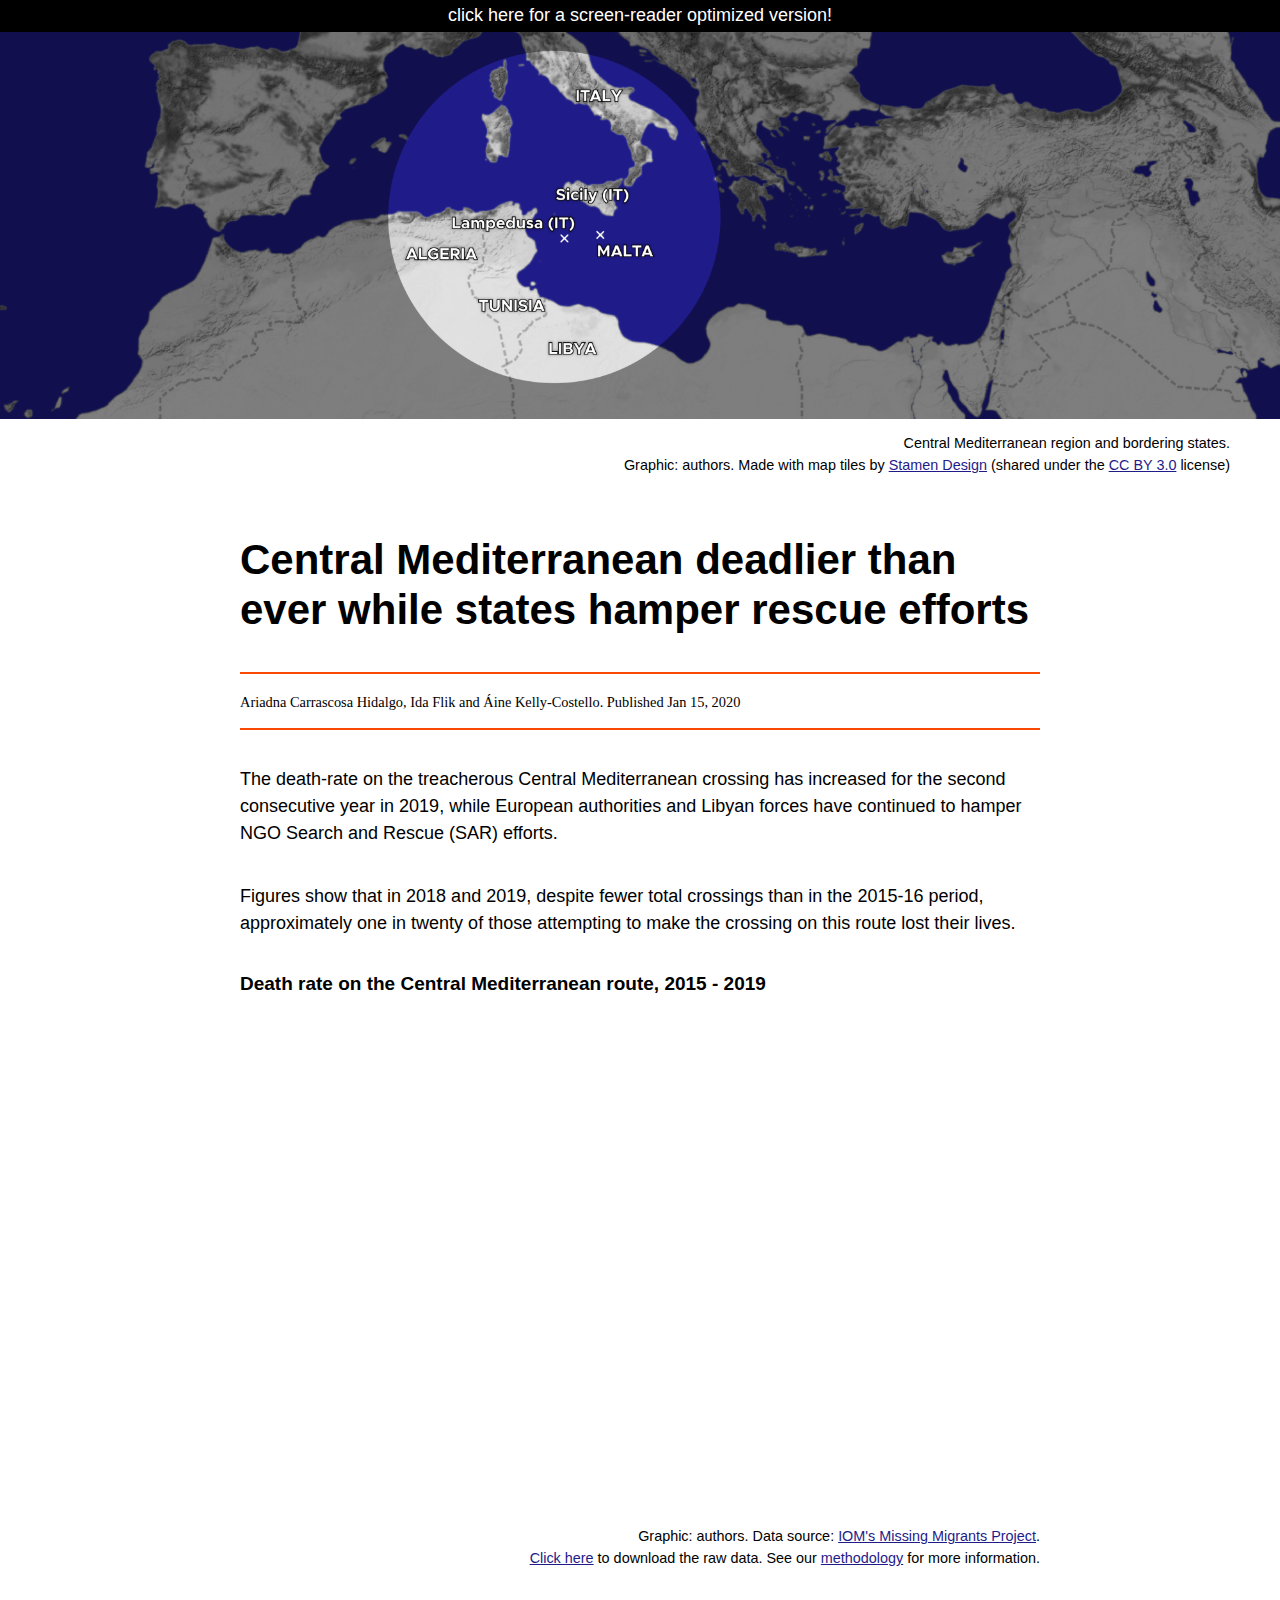
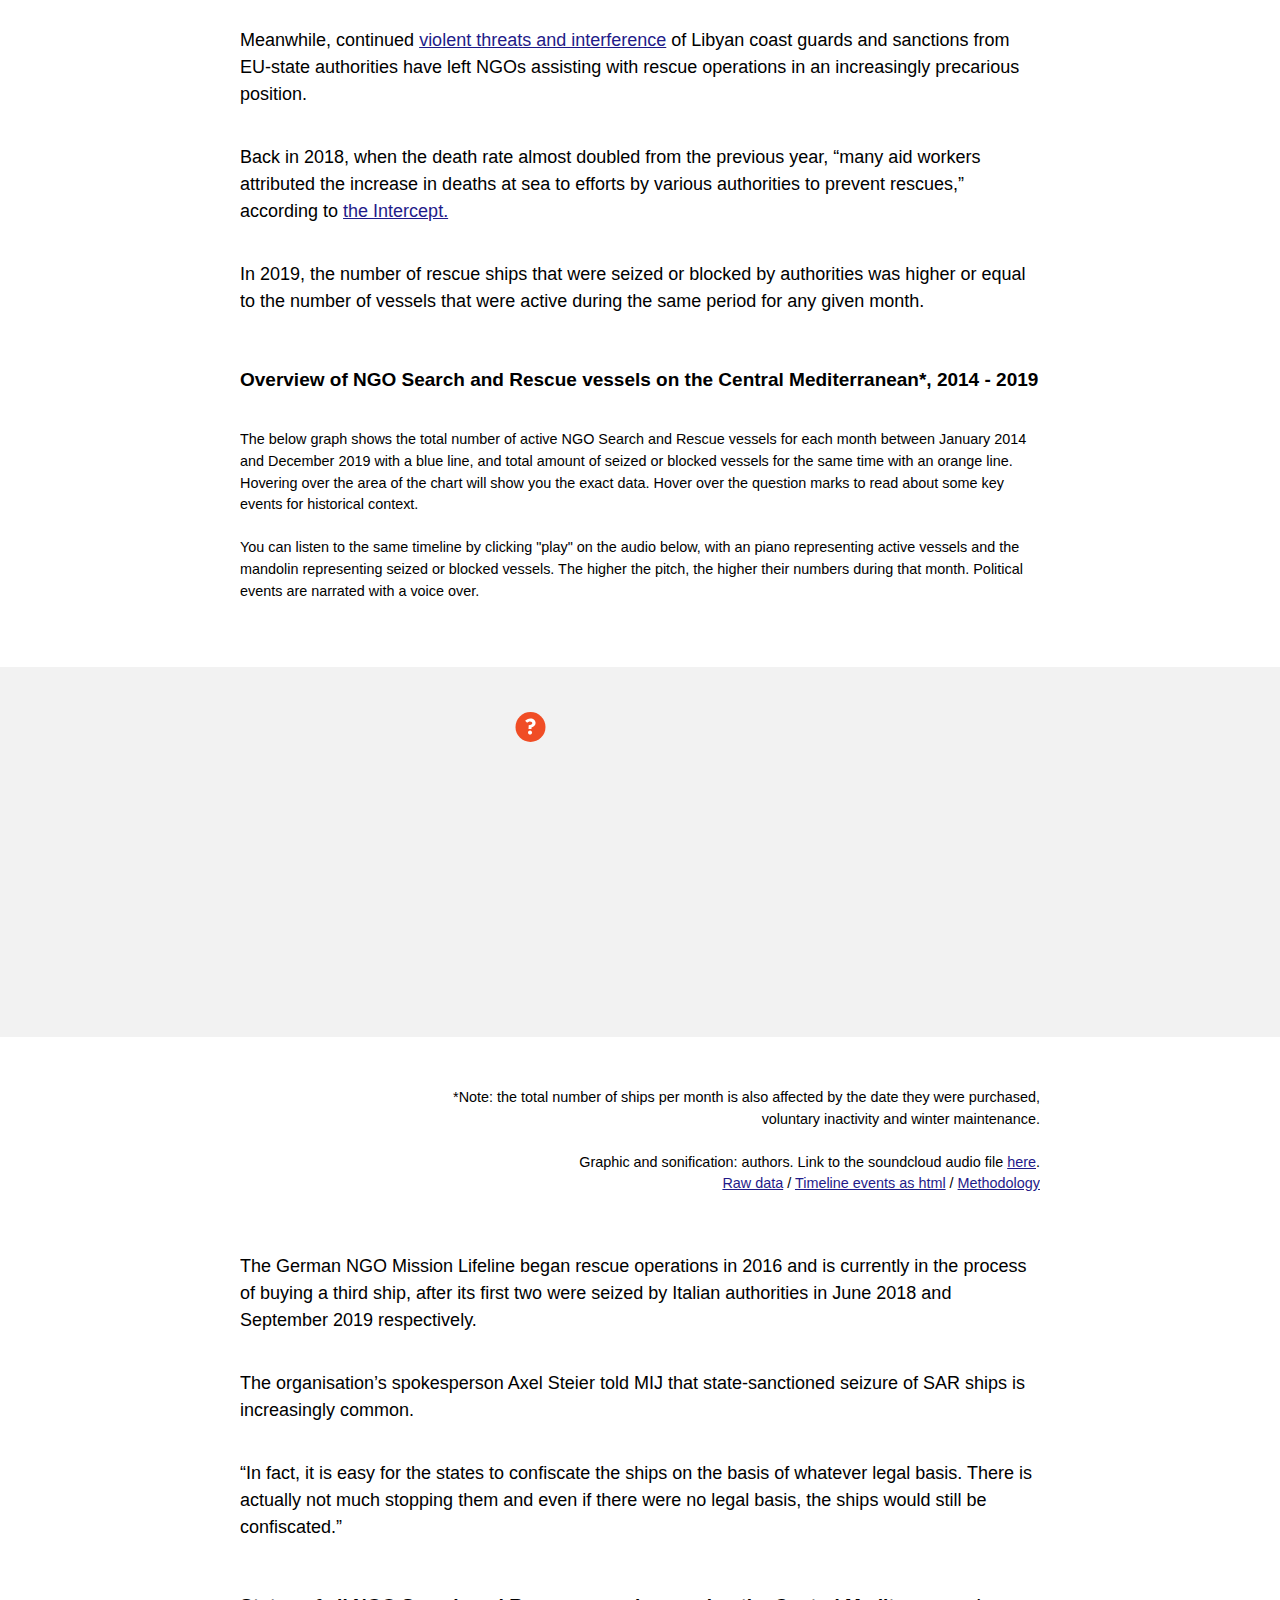
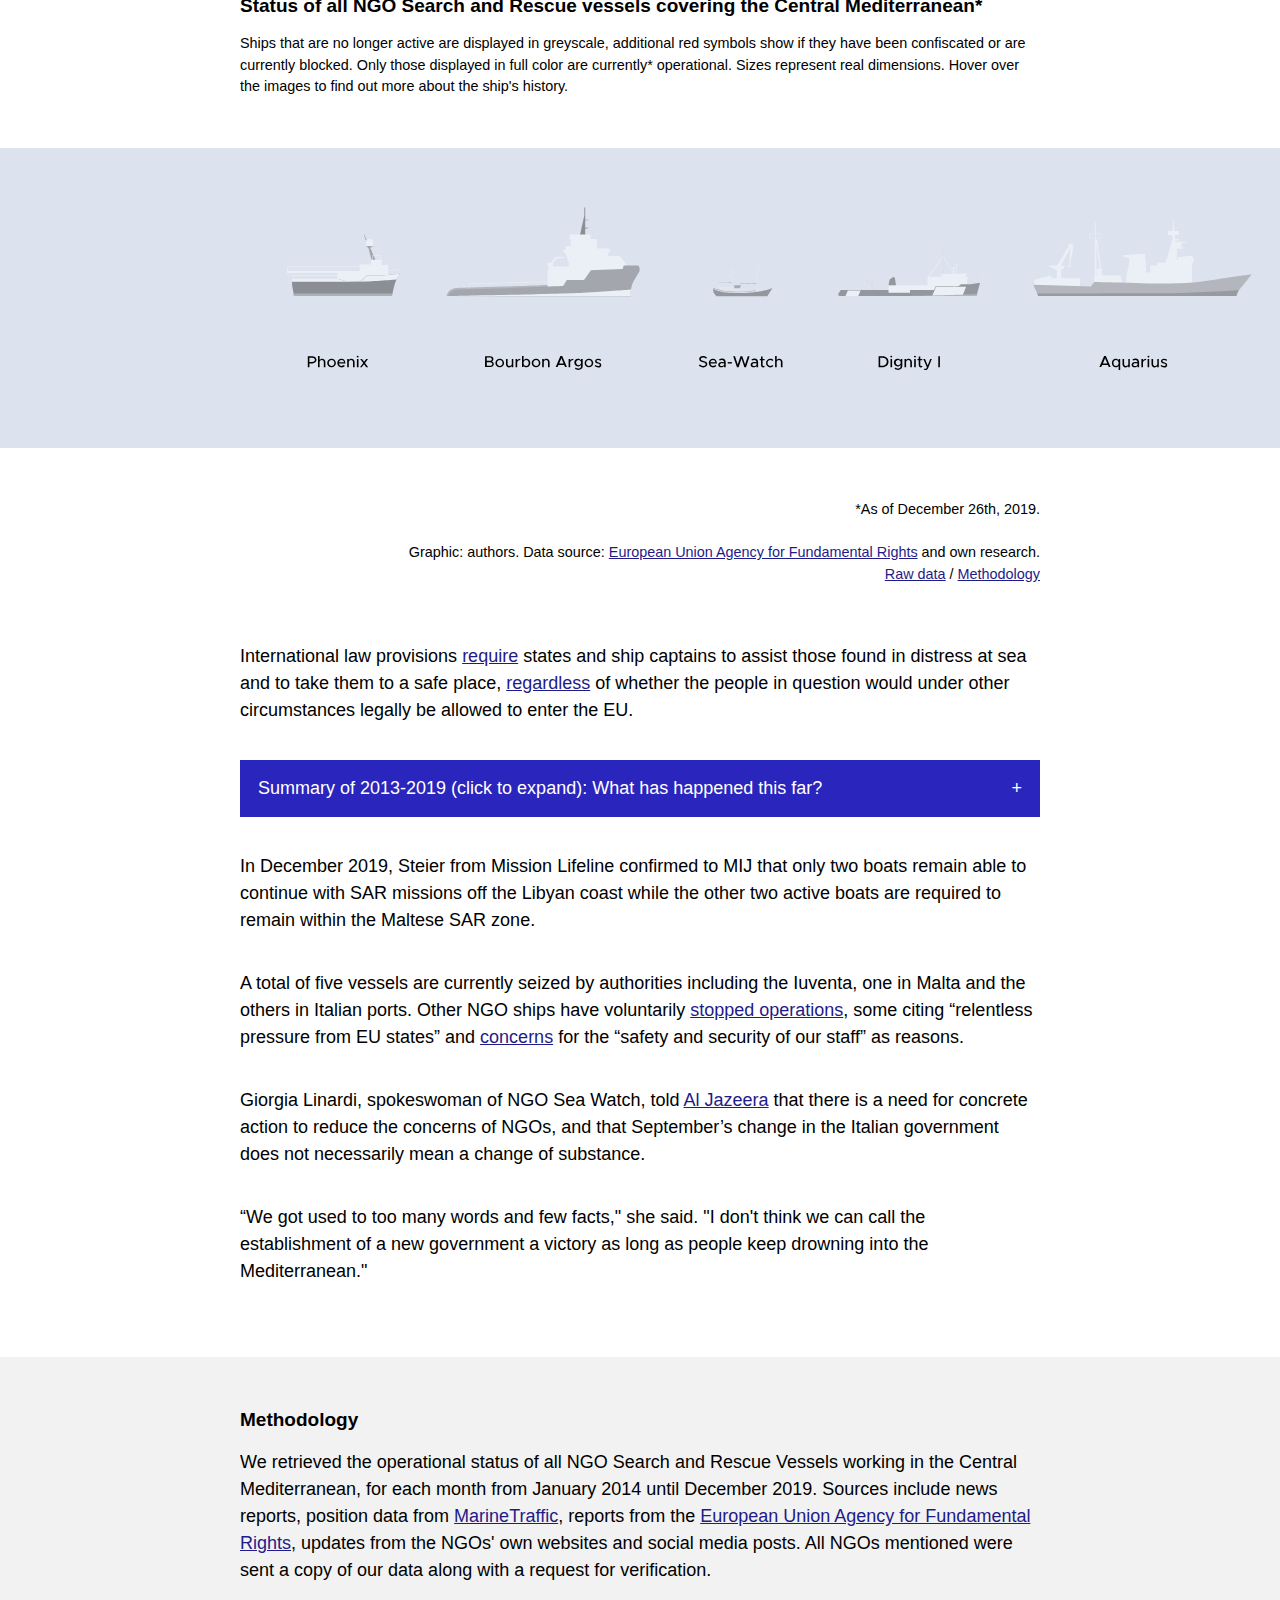
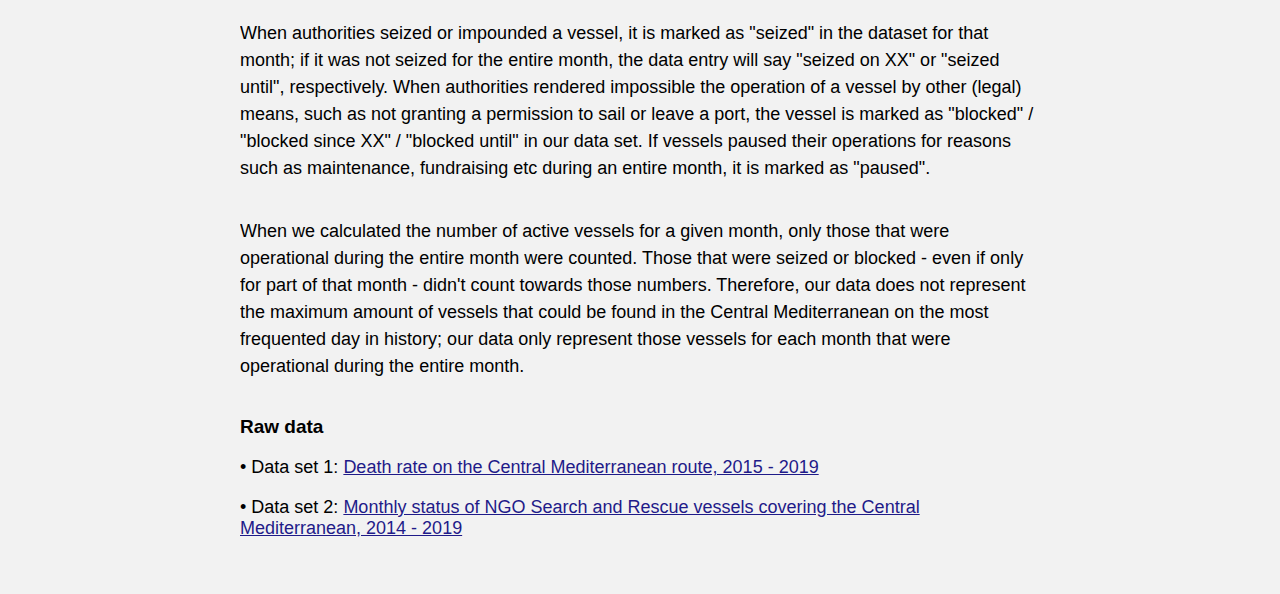
<file: index.html>
<html>
<head>
  <meta name="robots" content="noindex">
  <meta content="text/html; charset=utf-8" http-equiv="Content-Type">
   <link rel="stylesheet" media="screen" href="https://fontlibrary.org/face/metropolis" type="text/css"/>
  <link rel="stylesheet" href="style.css">
</head>
<body>

  <div class="header"><a href="index_screenreader.html">click here for a screen-reader optimized version!</a></div>

  <div class="feature"><img alt="map of the mediterranean sea. The countries and waters of the region called 'central mediterranean' are highlighted and labelled; Those countries are: Italy (including its islands Lampedusa and Sicily), Malta, Libya, Tunisia and Algeria" src="map\map1.png"/>
    <p class="caption" style="text-align:right; font-size: 0.8em; padding:0px 50px; margin-bottom: 0px">Central Mediterranean region and bordering states. <br>Graphic: authors. Made with map tiles by <a href="http://stamen.com/" target="_blank">Stamen Design</a> (shared under the <a href="http://creativecommons.org/licenses/by/3.0" target="_blank">CC BY 3.0</a> license)</p>
  </div>

  <div class="content" style="padding-top: 30px; padding-bottom: 30px;">

    <h1>Central Mediterranean deadlier than ever while states hamper rescue efforts</h1>
    <hr style="margin-bottom:1em"><p class="byline">Ariadna Carrascosa Hidalgo, Ida Flik and Áine Kelly-Costello. Published Jan 15, 2020</p><hr>

    <p>The death-rate on the treacherous Central Mediterranean crossing has increased for the second consecutive year in 2019, while European authorities and Libyan forces have continued to hamper NGO Search and Rescue (SAR) efforts.
    </p>

    <p>Figures show that in 2018 and 2019, despite fewer total crossings than in the 2015-16 period, approximately one in twenty of those attempting to make the crossing on this route lost their lives.
    </p>

    <h2>Death rate on the Central Mediterranean route, 2015 - 2019</h2>
    <iframe longdesc="d3 bar chart\longdesc_death_rate.html" style="width: 100%; height: 500px" src="d3 bar chart\index.html"></iframe>
    <p class="caption">Graphic: authors. Data source:
      <a target="_blank" href="https://missingmigrants.iom.int/region/mediterranean?migrant_route%5B%5D=1376">IOM's Missing Migrants Project</a>.
       <br><a href="https://github.com/idaflik/data/raw/master/Fatalities%20and%20Arrivals_Central%20Mediterranean.xls">Click here</a>
       to download the raw data. See our
       <a href="#methodology">methodology</a> for more information.
    </p>

    <p>
    Meanwhile, continued <a target="_blank" href="https://timesofmalta.com/articles/view/migrant-rescue-ship-alan-kurdi-threatened-by-libya-coastguards.744984">violent threats and interference</a> of Libyan coast guards and sanctions from EU-state authorities have left NGOs assisting with rescue operations in an increasingly precarious position.
    </p>

    <p>Back in 2018, when the death rate almost doubled from the previous year, “many aid workers attributed the increase in deaths at sea to efforts by various authorities to prevent rescues,” according to <a target="_blank" href="https://theintercept.com/2018/09/16/migrant-rescue-mediterranean-sea/ ">the Intercept.</a>
    </p>

    <p style="margin-bottom: 3em;">In 2019, the number of rescue ships that were seized or blocked by authorities was higher or equal to the number of vessels that were active during the same period for any given month.
    </p>


    <h2>Overview of NGO Search and Rescue vessels on the Central Mediterranean*, 2014 - 2019</h2>
    <p class="caption" style="text-align: left; margin-bottom:1em;"><br>The below graph shows the total number of active NGO Search and Rescue vessels for each month between January 2014 and December 2019 with a blue line, and total amount of seized or blocked vessels for the same time with an orange line. Hovering over the area of the chart will show you the exact data. Hover over the question marks to read about some key events for historical context.
    <br><br>You can listen to the same timeline by clicking "play" on the audio below, with an piano representing active vessels and the mandolin representing seized or blocked vessels. The higher the pitch, the higher their numbers during that month. Political events are narrated with a voice over.</p>
    <!-- <h3><a href="https://soundcloud.com/user-367166208/timeline-with-voice-over-narration">Listen to the timeline</a></h3> -->

    <!-- <iframe width="100%" height="166" scrolling="no" frameborder="no" allow="autoplay" src="https://w.soundcloud.com/player/?url=https%3A//api.soundcloud.com/tracks/743889631&color=%23ff5500&auto_play=false&hide_related=false&show_comments=true&show_user=true&show_reposts=false&show_teaser=true"></iframe> -->
    <iframe width="100%" height="20" scrolling="no" frameborder="no" src="https://w.soundcloud.com/player/?url=https%3A//api.soundcloud.com/tracks/743889631&amp;color=ff5500&amp;inverse=false&amp;auto_play=false&amp;show_user=false"></iframe>

    <!-- <ul>
      <li>piano = active vessels per month (0-9)</li>
      <li>mandolin = seized or blocked vessels per month (0-7)</li>
    </ul> -->

    </div>
    <iframe longdesc="line chart monthly\longdesc_timeline.html" style="width: 100%; height: 370px; background-color: #f2f2f2" src="line chart monthly\index.html"></iframe>

    <div class="content">

    <p class="caption">*Note: the total number of ships per month is also affected by the date they were purchased, <br>voluntary inactivity and winter maintenance.<br><br>Graphic and sonification: authors. Link to the soundcloud audio file <a target="_blank" href="https://soundcloud.com/user-367166208/timeline-with-voice-over-narration">here</a>.<br><a href="https://github.com/idaflik/data/raw/master/NGO%20Vessel%20Operational%20Status_monthly.xls">Raw data</a> / <a href="line chart monthly\events.html">Timeline events as html</a> / <a href="#methodology">Methodology</a>
    </p>

    <!-- <p class="caption">
      Sonification: authors. <a href="https://github.com/idaflik/data/raw/master/NGO%20Vessel%20Operational%20Status_monthly.xls">Raw Data</a> / <a href="line chart monthly\events.html">Timeline events as html</a> / <a href="#methodology">Methodology</a> /
    </p> -->

    <p>The German NGO Mission Lifeline began rescue operations in 2016 and is currently in the process of buying a third ship, after its first two were seized by Italian authorities in June 2018 and September 2019 respectively.
    </p>

    <p>The organisation’s spokesperson Axel Steier told MIJ that state-sanctioned seizure of SAR ships is increasingly common.
    </p>

    <p style="margin-bottom:3em">“In fact, it is easy for the states to confiscate the ships on the basis of whatever legal basis.
There is actually not much stopping them and even if there were no legal basis, the ships
would still be confiscated.”
    </p>


    <h2>Status of all NGO Search and Rescue vessels covering the Central Mediterranean*</h2>
    <p class="caption" style="text-align: left; margin-bottom:1em;">Ships that are no longer active are displayed in greyscale, additional red symbols show if they have been confiscated or are currently blocked. Only those displayed in full color are currently* operational. Sizes represent real dimensions. Hover over the images to find out more about the ship's history.</p>
  </div>

  <iframe longdesc="gallery\longdesc_gallery.html" style="width: 100%; height: 300px; background-color: #dce3ef" src="gallery\index.html"></iframe>

  <div class="content">
    <p class="caption">*As of December 26th, 2019.<br><br>Graphic: authors. Data source: <a href="https://fra.europa.eu/en/publication/2019/2019-update-ngos-sar-activities">European Union Agency for Fundamental Rights</a> and own research.<br>
       <a href="https://github.com/idaflik/data/raw/master/NGO%20Vessel%20Operational%20Status_monthly.xls">Raw data</a> / <a href="#methodology">Methodology</a>
    </p>



    <p>International law provisions <a target="_blank" href="https://fra.europa.eu/en/node/27683">require</a> states and ship captains to assist those found in distress at sea and to take them to a safe place, <a target="_blank" href="https://www.infomigrants.net/en/post/21314/sea-rescue-what-the-law-says">regardless</a> of whether the people in question would under other circumstances legally be allowed to enter the EU.
    </p>

    <button type="button" class="collapsible">Summary of 2013-2019 (click to expand): What has happened this far? </button>
    <div class="collapsible_content" style="margin-bottom: 2em">
      <p>Saving lives in the Mediterranean was not always so fraught.
      </p>

      <p>After over 360 migrants <a target="_blank" href="https://www.bbc.com/news/world-europe-24866338">drowned</a> off the coast of Italian island Lampedusa in October 2013, Italian authorities launched a year-long <a target="_blank" href="http://www.marina.difesa.it/EN/operations/Pagine/MareNostrum.aspx">operation</a> with funding from the European commission, focusing on “safeguarding human life at sea” and “bringing to justice human traffickers and migrant smugglers.”
      </p>

      <p>Operation Mare Nostrum, as it was known, was <a target="_blank" href="https://www.iom.int/news/iom-applauds-italys-life-saving-mare-nostrum-operation-not-migrant-pull-factor">praised</a> by the International Organisation for Migration for its success in rescuing 150,000 migrants in the Mediterranean, and, according to <a target="_blank" href="https://www.washingtonpost.com/news/worldviews/wp/2015/04/20/italy-ran-an-operation-that-save-thousands-of-migrants-from-drowning-in-the-mediterranean-why-did-it-stop/">reporting</a> from the Washington Post, it additionally provided medical treatment, shelter, food and legal aid to migrants.
      </p>

      <p>When other EU States declined to assist in its continued funding, the operation was replaced by a greatly scaled-back programme, Operation Triton, run by border patrol agency Frontex, focussing on border control and <a target="_blank" href="https://www.theguardian.com/world/2015/apr/15/eu-states-migrant-rescue-operations-mediterranean ">ending</a> proactive SAR efforts within the <a target="_blank" href="https://theintercept.com/2017/04/01/europe-keeps-its-rescue-ships-far-from-the-coast-of-libya-where-thousands-of-refugees-have-drowned/ ">deadliest</a> zone off the Libyan coast.
      </p>

      <p>It was in this context of lacking state-administered SAR programmes that NGOs began their involvement with ship rescue missions in the Mediterranean, starting in 2015.
      </p>

      <p>At least a dozen organisations have been involved in carrying out SAR missions since then, and have rescued <a target="_blank" href="http://www.guardiacostiera.gov.it/attivita/Pages/Ricerca.aspx">99526 people</a> between 2016 and 2019.
      </p>

      <p>The first seizure of an NGO rescue ship took place in August 2017, when Italian authorities seized the Iuventa on the island of Lampedusa. The ship’s crew were accused of colluding with smugglers, a claim the ship’s NGO <a target="_blank" href="https://jugendrettet.org/f/files/PM_090718_ENGL_web.pdf ">denies</a>.
      </p>

      <p>This was the first in a <a target="_blank" href="https://fra.europa.eu/sites/default/files/fra_uploads/fra-2019-ngos-search-rescue-mediterranean-table-2_en.pdf">litany</a> of state-sanctioned seizures and blockages, mainly by Italian--but also by Spanish and Maltese--authorities, effectively deterring civil sea rescuing efforts in the Central Mediterranean.
      </p>

      <p>Most of the SAR NGOs in the Mediterranean <atarget="_blank" href="https://www.ecre.org/interview-ready-to-rescue-caught-up-in-politics/">focus their operations</a> on the area where international waters begin, 22 kilometers off the Libyan coast.

      </p><p>

      But multiple NGOs thought it necessary to <a target="_blank" href="https://www.theafricancourier.de/uncategorized/ngos-stop-refugee-rescue-operations-off-libyan-coast/">suspend</a> their efforts there in 2017.

      </p><p>

      In addition to patrolling and allegedly <a target="_blank" href="https://www.theguardian.com/world/2019/aug/04/drones-replace-patrol-ships-mediterranean-fears-more-migrant-deaths-eu">forcing boats back</a> to Libya within the 22 km zone of their national waters, Libyan coast guards have extended their presence and activity <a target="_blank" href="https://www.hrw.org/news/2017/06/19/eu-shifting-rescue-libya-risks-lives">into international territories</a>, encouraged by Italy and the EU. Migrants pulled back to Libya are placed in detention centres, where according to a 2016 <a target="_blank" href="https://www.ohchr.org/Documents/Countries/LY/DetainedAndDehumanised_en.pdf">UN report</a>, detainees are subjected to arbitrary detention, torture, unlawful killings and sexual exploitation and other ill-treatment.

      </p><p>

      EU training of the Libyan coast guard was <a target="_blank" href="http://www.europarl.europa.eu/legislative-train/theme-towards-a-new-policy-on-migration/file-eunavfor-med-operation-sophia">agreed to</a> already in June 2016, and in May 2017, Italy would begin <a href="https://www.hrw.org/news/2017/06/19/eu-shifting-rescue-libya-risks-lives">transferring</a> its SAR responsibilities to the country—a trend which continued when the official Libyan SAR zone was <a target="_blank" href="https://www.hrw.org/news/2018/07/25/eu/italy/libya-disputes-over-rescues-put-lives-risk">expanded</a> the following year. </p><p>


      It was not until November 2019 that EU officials <a target="_blank" href="https://www.theguardian.com/uk-news/2019/nov/20/migrants-detained-in-libya-for-profit-leaked-eu-report-reveals">admitted</a> in a leaked paper that monitoring of Libyan coast guard activities is impossible, that the migrant detention centres are a profitable business model, and that widespread human rights violations, deaths, unexplained disappearances, bribery and corruption still take place within the centres. </p>
      <p>

     During this past year, Italy announced <a target="_blank" href="https://www.theguardian.com/world/2019/jun/15/italy-adopts-decree-that-could-fine-migrant-rescue-ngo-aid-up-to-50000">laws</a> barring SAR ships from entering Italian ports in June, which it strengthened in August to include <a href="https://news.un.org/en/story/2019/08/1043751">fines</a> of up to €1 million and <a target="_blank" href="https://mission-lifeline.de/missionen/">prison sentences</a> for failure to cooperate with the authorities.   </p><p>

     The next month, Italy’s Five Star Movement government lost support and Luciana Lamorgese became Italy’s new Minister of Interior, <a target="_blank" href="https://www.theguardian.com/world/2019/sep/04/matteo-salvini-replaced-by-migration-specialist-in-new-italy-coalition">replacing</a> Salvini, far-right Minister of Interior and the face of Italy’s anti-immigrant policies. She was received with some <a target="_blank" href="https://www.aljazeera.com/news/2019/09/salvini-italy-migration-policy-190910121122318.html">hope</a> by SAR NGOs, who believed she would soften the recently implemented policies. </p>
    </div>



    <p>In December 2019, Steier from Mission Lifeline confirmed to MIJ that only two boats remain able to continue with SAR missions off the Libyan coast while the other two active boats are required to remain within the Maltese SAR zone. </p><p>


    A total of five vessels are currently seized by authorities including the Iuventa, one in Malta and the others in Italian ports. Other NGO ships have voluntarily <a target="_blank" href="https://www.aljazeera.com/news/2018/12/refugee-ship-aquarius-stop-rescue-mission-mediterranean-181207062845983.html">stopped operations</a>, some citing “relentless pressure from EU states” and <a target="_blank" href="https://www.savethechildren.org/us/what-we-do/emergency-response/rescue-at-sea">concerns</a> for the “safety and security of our staff” as reasons.
     </p><p>


    Giorgia Linardi, spokeswoman of NGO Sea Watch, told <a target="_blank" href="https://www.aljazeera.com/news/2019/09/salvini-italy-migration-policy-190910121122318.html ">Al Jazeera</a> that there is a need for concrete action to reduce the concerns of NGOs, and that September’s change in the Italian government does not necessarily mean a change of substance.
     </p><p>

    “We got used to too many words and few facts," she said. "I don't think we can call the establishment of a new government a victory as long as people keep drowning into the Mediterranean."
</p>

  </div>

  <div class="footer">
    <div class="content" id="methodology">

    <h2>Methodology</h2>
    <p>We retrieved the operational status of all NGO Search and Rescue Vessels working in the Central Mediterranean, for each month from January 2014 until December 2019. Sources include news reports, position data from <a target="_blank" href="www.marinetraffic.com">MarineTraffic</a>, reports from the <a target="_blank" href="https://fra.europa.eu/en/publication/2019/2019-update-ngos-sar-activities">European Union Agency for Fundamental Rights</a>, updates from the NGOs' own websites and social media posts. All NGOs mentioned were sent a copy of our data along with a request for verification.
    </p>
    <p>When authorities seized or impounded a vessel, it is marked as "seized" in the dataset for that month; if it was not seized for the entire month, the data entry will say "seized on XX" or "seized until", respectively. When authorities rendered impossible the operation of a vessel by other (legal) means, such as not granting a permission to sail or leave a port, the vessel is marked as "blocked" / "blocked since XX" / "blocked until" in our data set. If vessels paused their operations for reasons such as maintenance, fundraising etc during an entire month, it is marked as "paused".</p>
    <p>When we calculated the number of active vessels for a given month, only those that were operational during the entire month were counted. Those that were seized or blocked - even if only for part of that month - didn't count towards those numbers. Therefore, our data does not represent the maximum amount of vessels that could be found in the Central Mediterranean on the most frequented day in history; our data only represent those vessels for each month that were operational during the entire month.
    </p>

    <h2>Raw data</h2>
    <ul>
      <li>Data set 1: <a href="https://github.com/idaflik/data/raw/master/Fatalities%20and%20Arrivals_Central%20Mediterranean.xls">Death rate on the Central Mediterranean route, 2015 - 2019</a></li>
      <li>Data set 2: <a href="https://github.com/idaflik/data/raw/master/NGO%20Vessel%20Operational%20Status_monthly.xls">Monthly status of NGO Search and Rescue vessels covering the Central Mediterranean, 2014 - 2019</a></li>
    </ul>

    </div>

  </div>
<script src="index.js"></script>


</body>
</html>
</file>
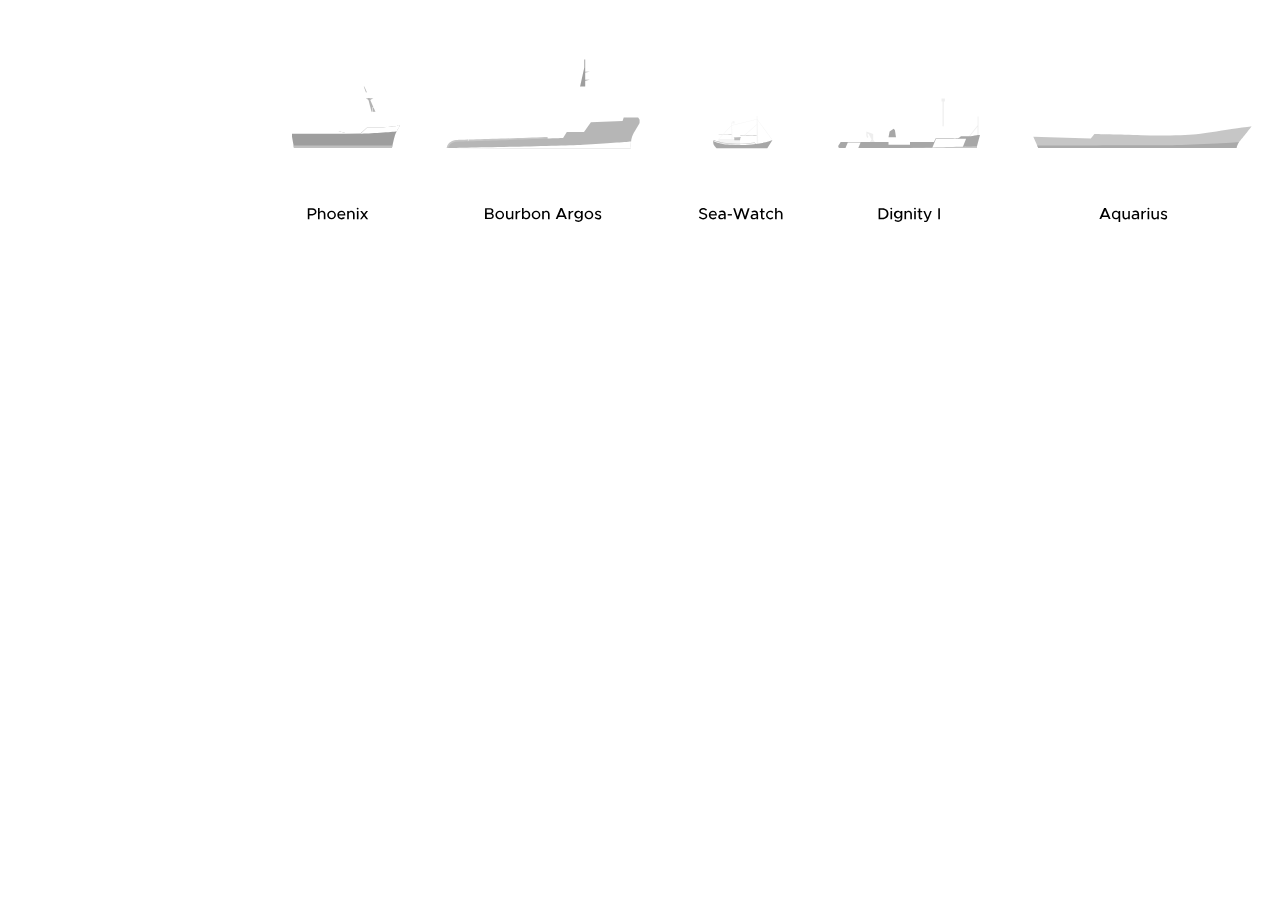
<file: gallery/index.html>
<html>
<head>
  <link rel="stylesheet" href="../style.css">
</head>
<body style="margin: 0px;">
<div style="width:100%; height:auto">

  <svg version="1.1" id="Layer_1" xmlns="http://www.w3.org/2000/svg" xmlns:xlink="http://www.w3.org/1999/xlink" x="0px" y="0px"
  	 width="4952px" height="270px" viewBox="0 0 4952 270" xml:space="preserve">
  <style type="text/css">
  	.st0{fill:none;}
  	.st1{opacity:0.45;}
  	.st2{fill:#595959;}
  	.st3{fill:#FFFFFF;}
  	.st4{fill:#2A2A2A;}
  	.st5{fill:#747474;}
  	.st6{enable-background:new    ;}
  	.st7{fill:#828282;}
  	.st8{fill:#5F5F5F;}
  	.st9{fill:#EAEAEA;}
  	.st10{fill:#686868;}
  	.st11{fill:#505050;}
  	.st12{fill:#3E3E3E;}
  	.st13{fill:#DBDBDB;}
  	.st14{fill:#444444;}
  	.st15{fill:#202020;}
  	.st16{fill:#6E6E6E;}
  	.st17{fill:#FFFFB7;}
  	.st18{fill:#6D6E71;}
  	.st19{fill:#EF4136;}
  	.st20{fill:#58595B;}
  	.st21{fill:#2A25BC;}
  	.st22{fill:#F15A29;}
  	.st23{fill:#262262;}
  	.st24{fill:#BE1E2D;}
  	.st25{fill:#EA0234;}
  	.st26{fill:#898989;}
  </style>
  <g id="phoenix">
  	<rect x="264.5" y="50" class="st0" width="146" height="240"/>
  	<g class="st1">
  		<polyline class="st2" points="371.8,113 368.4,99.6 370,99.6 375.5,112.1 		"/>
  		<polyline class="st2" points="368.7,99.9 363.8,86.6 364.3,86.6 369.9,99.1 		"/>
  		<polygon class="st3" points="388.3,117 381.7,117 381.7,111.7 371.1,111.7 371.1,117 359.8,117 359.8,122.9 286.7,122.9
  			286.7,124.9 337.4,124.9 337.4,135.5 365.9,135.5 365.9,134.5 388.3,134.5 		"/>
  		<path class="st3" d="M373.1,97.9v-4c0,0-0.2-2.8-3.8-2.8c-1.8-0.2-3.3,1.2-3.5,2.9c0,0.1,0,0.2,0,0.3v3.6"/>
  		<path class="st4" d="M292,131.1v5.6l2,11.3h98c0,0,1.8-9,3-12.8s5-9.8,5-9.8s-13.7,2.1-23.8,2.1c-4.4,0-9.1-0.1-9.1-0.1l-6.1,5.7
  			l-15.7-0.1l-6.9-2L292,131.1"/>
  		<path class="st3" d="M376.3,127.6c-4.4,0-9.1-0.1-9.1-0.1l-6.1,5.7l-15.7-0.1l-6.9-2H292v2.6h69.8c10,0,34.8-2.1,34.8-2.1l0,0
  			c1.6-3.1,3.5-6.1,3.5-6.1S386.4,127.6,376.3,127.6z"/>
  		<path class="st5" d="M293.5,145.6l0.4,2.5h98c0,0,0.2-1,0.5-2.5H293.5z"/>
  		<path class="st3" d="M341.8,132.7h-49v-5.4h49V132.7z M293.3,132.2h48v-4.4h-48V132.2z"/>
  		<path class="st3" d="M360.8,123.9h-73.3v-5.4h73.3V123.9z M288.1,123.4h72.3V119h-72.3L288.1,123.4L288.1,123.4z"/>
  		<path class="st3" d="M381.2,113h-9.1v-5.4h9.1V113z M372.6,112.5h8.1V108h-8.1V112.5z"/>
  		<path class="st3" d="M386.7,128.5l-0.7-5.8l12.3-1.4l0.7,5.7L386.7,128.5z M386.6,123.1l0.5,4.8l11.3-1.3l-0.5-4.8L386.6,123.1z"
  			/>
  		<polygon class="st2" points="365.9,98.3 373.3,98.3 369.3,100.4 		"/>
  		<rect x="359.3" y="116.5" class="st3" width="13.2" height="1.2"/>
  	</g>
  	<rect x="264.5" y="208" class="st0" width="146" height="82"/>
  	<g class="st6">
  		<path d="M307.8,208.2h4.6c2.3,0,4.1,1.5,4.1,3.6s-1.8,3.6-4.1,3.6h-3v3.8h-1.6V208.2z M312.2,213.9c1.6,0,2.7-0.8,2.7-2.1
  			s-1.1-2.1-2.7-2.1h-2.8v4.2L312.2,213.9L312.2,213.9z"/>
  		<path d="M325.4,213.9v5.3h-1.6v-5c0-1.2-0.8-2.1-1.9-2.1c-1.2,0-2.3,0.9-2.3,2v5.1H318V208h1.6v4.1c0.5-0.8,1.5-1.4,2.6-1.4
  			C324.1,210.7,325.4,212,325.4,213.9z"/>
  		<path d="M327.2,215c0-2.4,2-4.3,4.4-4.3s4.3,2,4.3,4.3c0,2.4-2,4.3-4.3,4.3C329.2,219.4,327.2,217.4,327.2,215z M334.4,215
  			c0-1.6-1.3-2.9-2.8-2.9s-2.8,1.3-2.8,2.9c0,1.6,1.3,3,2.8,3S334.4,216.7,334.4,215z"/>
  		<path d="M343.9,217.1l1,1c-0.7,0.8-2.2,1.3-3.3,1.3c-2.3,0-4.3-1.8-4.3-4.4c0-2.5,1.8-4.3,4.1-4.3c2.5,0,4,1.9,4,4.9h-6.5
  			c0.2,1.4,1.2,2.4,2.6,2.4C342.4,218,343.5,217.6,343.9,217.1z M339,214.3h5c-0.2-1.3-1-2.2-2.4-2.2
  			C340.3,212.1,339.2,213,339,214.3z"/>
  		<path d="M354.6,213.9v5.3H353v-5c0-1.2-0.8-2.1-1.9-2.1c-1.2,0-2.1,0.8-2.3,1.7v5.4h-1.6v-8.3h1.6v1.2c0.5-0.8,1.5-1.4,2.6-1.4
  			C353.3,210.7,354.6,212,354.6,213.9z"/>
  		<path d="M356.7,208.6c0-0.5,0.4-0.9,1-0.9c0.5,0,0.9,0.4,0.9,0.9s-0.4,1-0.9,1C357.1,209.5,356.7,209.1,356.7,208.6z M356.9,210.9
  			h1.6v8.3h-1.6V210.9z"/>
  		<path d="M366.3,219.2l-2.3-3l-2.3,3H360l3.2-4.2l-3-4h1.8l2.1,2.8l2.1-2.8h1.8l-3,4l3.2,4.2H366.3z"/>
  	</g>
  </g>
  <g id="argos">
  	<rect x="442.6" y="50" class="st0" width="197" height="240"/>
  	<g class="st1">
  		<path class="st7" d="M597.3,146.9l-150.6,1.2c0,0,0.7-8.2,11-8.2s103.9-3.4,103.9-3.4l3.7-6"/>
  		<polygon class="st3" points="468,141.6 467.6,141.4 470,135.6 470.2,135.6 550.8,133.5 550.8,134 470.3,136.1 		"/>
  		<polyline class="st4" points="579.8,87.8 584.3,67.4 584.3,59.6 585.2,59.6 585.2,71.7 589.8,71.7 585.2,72.6 585.2,79.8
  			589.8,79.8 585.2,80.7 585.2,87 		"/>
  		<polyline class="st3" points="547.6,140 547.6,121.9 568.7,121.9 568.7,113.8 567.7,113.8 567.7,111.2 565.5,105.4 563.2,103.9
  			563.2,102.7 565.8,101.3 565.8,98.1 570.8,98.1 570.8,91.6 569.5,91.6 569.5,86.6 590.5,86.6 590.5,90.9 596.9,90.9 596.9,100.4
  			608.6,100.4 610,101.8 610,102.8 608.5,104.3 608,108 619.9,108 627.1,117.4 627.1,135.5 		"/>
  		<polyline class="st3" points="548.3,121.9 548.3,116.5 547,116.5 547,115.6 548.9,114.7 550.8,114.7 556,108.8 564.1,108.8
  			564.1,109.9 556.6,110.6 552.8,115.4 553.1,118.5 569.2,118.5 569.2,124.1 		"/>
  		<polygon class="st3" points="557.5,139.4 557.1,139.2 563.9,127.4 581.3,127.4 589.3,117.8 589.4,117.8 623.7,117.2 623.7,117.7
  			589.5,118.3 581.5,127.9 564.2,127.9 		"/>
  		<path class="st8" d="M448.2,148.1c0,0,0.7-6.7,11-6.7s103.9-3.3,103.9-3.3l3.7-6H584l6.9-9.8l31.7-1.4l1.1-3.4h14.4
  			c0,0,1.5,1.6,1.5,2.4s0,1.9,0,2.8s-6,9.5-7.6,14.2s-1.1,11.3-1.1,11.3L448.2,148.1z"/>
  		<path class="st3" d="M631,141.5c-5.7,0.5-24.3,2-47.8,3.2c-28.4,1.4-135,3.4-135,3.4h182.7C630.7,145.9,630.8,143.7,631,141.5z"/>
  	</g>
  	<rect x="469.9" y="208" class="st0" width="146" height="82"/>
  	<g class="st6">
  		<path d="M485.1,208.2h5.2c1.8,0,3.1,1.1,3.1,2.7c0,1.2-0.6,1.9-1.6,2.4c1.3,0.6,2,1.6,2,2.8c0,1.8-1.4,3-3.4,3H485L485.1,208.2
  			L485.1,208.2z M489.9,212.8c1.1,0,1.9-0.7,1.9-1.6s-0.8-1.6-1.9-1.6h-3.2v3.2L489.9,212.8L489.9,212.8z M490.2,217.8
  			c1.2,0,2.1-0.8,2.1-1.8s-0.9-1.8-2.1-1.8h-3.4v3.6H490.2z"/>
  		<path d="M495.4,215c0-2.4,2-4.3,4.4-4.3s4.3,2,4.3,4.3c0,2.4-2,4.3-4.3,4.3C497.4,219.4,495.4,217.4,495.4,215z M502.6,215
  			c0-1.6-1.3-2.9-2.8-2.9s-2.8,1.3-2.8,2.9c0,1.6,1.3,3,2.8,3C501.3,218,502.6,216.7,502.6,215z"/>
  		<path d="M513.3,210.9v8.3h-1.6V218c-0.5,0.8-1.5,1.4-2.6,1.4c-1.8,0-3.1-1.3-3.1-3.2v-5.3h1.6v5c0,1.2,0.8,2.1,1.9,2.1
  			c1.2,0,2.1-0.8,2.3-1.7v-5.4L513.3,210.9L513.3,210.9z"/>
  		<path d="M520.3,210.7v1.4c-1.7,0-2.9,0.9-3.1,2.4v4.7h-1.6v-8.3h1.6v1.6C517.8,211.4,518.9,210.7,520.3,210.7z"/>
  		<path d="M530.3,215c0,2.5-1.6,4.3-3.8,4.3c-1.3,0-2.3-0.6-2.9-1.6v1.4H522V208h1.6v4.3c0.6-1,1.7-1.6,2.9-1.6
  			C528.6,210.7,530.3,212.5,530.3,215z M528.7,215c0-1.7-1.1-2.9-2.6-2.9s-2.6,1.2-2.6,2.9s1.1,3,2.6,3
  			C527.6,218,528.7,216.8,528.7,215z"/>
  		<path d="M531.7,215c0-2.4,2-4.3,4.4-4.3s4.3,2,4.3,4.3c0,2.4-2,4.3-4.3,4.3C533.7,219.4,531.7,217.4,531.7,215z M538.9,215
  			c0-1.6-1.3-2.9-2.8-2.9s-2.8,1.3-2.8,2.9c0,1.6,1.3,3,2.8,3C537.6,218,538.9,216.7,538.9,215z"/>
  		<path d="M549.6,213.9v5.3H548v-5c0-1.2-0.8-2.1-1.9-2.1c-1.2,0-2.1,0.8-2.3,1.7v5.4h-1.6v-8.3h1.6v1.2c0.5-0.8,1.5-1.4,2.6-1.4
  			C548.3,210.7,549.6,212,549.6,213.9z"/>
  		<path d="M564.2,216.9h-5.7l-1,2.2h-1.8l4.7-11h1.8l4.7,11h-1.8L564.2,216.9z M563.6,215.5l-2.2-5.2l-2.2,5.2H563.6z"/>
  		<path d="M573.3,210.7v1.4c-1.7,0-2.9,0.9-3.1,2.4v4.7h-1.6v-8.3h1.6v1.6C570.7,211.4,571.8,210.7,573.3,210.7z"/>
  		<path d="M582.7,210.9v7.4c0,2.1-1.7,3.6-4.2,3.6c-1.4,0-2.7-0.5-3.5-1.1l0.6-1.2c0.6,0.6,1.6,0.9,2.6,0.9c1.8,0,2.8-0.8,2.8-2.3
  			V217c-0.7,0.9-1.7,1.5-2.9,1.5c-2.2,0-3.8-1.6-3.8-3.9s1.6-3.9,3.8-3.9c1.2,0,2.3,0.6,2.9,1.5v-1.3H582.7z M581.1,214.6
  			c0-1.5-1.1-2.5-2.5-2.5s-2.5,1.1-2.5,2.5c0,1.5,1,2.6,2.5,2.6S581.1,216.1,581.1,214.6z"/>
  		<path d="M584.6,215c0-2.4,2-4.3,4.4-4.3s4.3,2,4.3,4.3c0,2.4-2,4.3-4.3,4.3C586.6,219.4,584.6,217.4,584.6,215z M591.7,215
  			c0-1.6-1.3-2.9-2.8-2.9s-2.8,1.3-2.8,2.9c0,1.6,1.3,3,2.8,3C590.5,218,591.7,216.7,591.7,215z"/>
  		<path d="M594.6,218.1l0.8-1.1c0.9,0.6,1.8,1,2.8,1c0.9,0,1.6-0.4,1.6-1.1c0-0.8-0.8-1-1.9-1.3c-1.9-0.5-2.8-1.1-2.8-2.4
  			c0-1.5,1.2-2.5,3-2.5c1.1,0,2.2,0.4,3.1,1l-0.7,1.2c-0.8-0.5-1.6-0.8-2.4-0.8c-0.8,0-1.5,0.4-1.5,1s0.5,0.8,1.9,1.3
  			c1.4,0.4,2.8,0.8,2.8,2.5c0,1.6-1.3,2.6-3.1,2.6C596.9,219.4,595.6,218.9,594.6,218.1z"/>
  	</g>
  </g>
  <g id="seawatch">
  	<rect x="668.4" y="50" class="st0" width="146" height="240"/>
  	<g class="st1">
  		<rect x="718.4" y="139" class="st9" width="21.6" height="7.4"/>
  		<polyline class="st9" points="732.5,139.4 731.9,122.5 731.4,122.5 731.7,139.6 		"/>
  		<polyline class="st9" points="758.3,144.4 757.4,115.9 756.6,115.9 756.6,144.2 		"/>
  		<polygon class="st10" points="734.3,137.9 734.3,140.3 740,140.3 740.4,137.9 		"/>
  		<polygon class="st11" points="733.9,137.6 733.9,137.9 740.9,137.9 740.5,137.2 		"/>
  		<path class="st10" d="M731.6,133.9c-0.1,0-13,0.4-13,0.4v0.3l13-0.2"/>
  		<polygon class="st9" points="772,139.7 756.9,119.6 731.6,125.7 718.8,139.3 718.5,138.9 731.3,125.3 731.4,125.3 757.1,119
  			757.2,119.1 772.4,139.4 		"/>

  			<rect x="742" y="129.6" transform="matrix(0.7543 -0.6566 0.6566 0.7543 99.2453 524.8007)" class="st9" width="17.4" height="0.5"/>
  		<path class="st9" d="M734.6,122.9v-1.2c0,0-0.1-0.8-1.2-0.8c-0.6,0-1,0.4-1.1,0.9v0.1v1.1"/>
  		<rect x="731.6" y="123.3" class="st9" width="3" height="0.5"/>
  		<path class="st10" d="M737.1,144.3c-4.5,0-8.9-0.4-13.4-1.1c-3.3-0.4-6.6-1.3-9.7-2.5l-0.4,0.7l-0.4-0.3l0.6-1.1l0.2,0.1
  			c3.1,1.3,6.4,2.1,9.8,2.6c5.9,1,11.8,1.3,17.7,1c4.4-0.2,8.7-0.6,13-1.3h0.1l1.3,1.4l-0.4,0.3l-1.1-1.2c-4.3,0.7-8.6,1.1-13,1.2
  			C739.9,144.3,738.5,144.3,737.1,144.3z"/>
  		<path class="st12" d="M713.1,141c2.4,1.1,4.9,2,7.5,2.6c4.6,1,7.4,1.4,18.3,1.5c9-0.1,18-1,26.8-2.8c2.3-0.6,4.6-1.4,6.8-2.3
  			l-5.2,8.2h-50.7c0,0-2.5-2.5-3.1-4C713.3,143.1,713.1,142,713.1,141"/>
  		<path class="st10" d="M756.6,135c-0.2,0-16.3,0.6-16.3,0.6v0.3l16.3-0.3"/>
  	</g>
  	<rect x="667.9" y="208" class="st0" width="146" height="82"/>
  	<g class="st6">
  		<path d="M698.8,217.6l1-1.2c1,0.9,2.1,1.5,3.6,1.5s2.3-0.8,2.3-1.7c0-1-0.9-1.4-2.8-1.9c-2.2-0.5-3.7-1.2-3.7-3.2
  			c0-1.8,1.6-3.2,3.8-3.2c1.7,0,3,0.6,4,1.6l-0.9,1.2c-0.9-0.8-2-1.3-3.2-1.3s-2.1,0.8-2.1,1.7c0,1,0.9,1.4,2.8,1.8
  			c2.2,0.5,3.7,1.2,3.7,3.2c0,1.9-1.4,3.3-4,3.3C701.5,219.4,700,218.7,698.8,217.6z"/>
  		<path d="M715.4,217.1l1,1c-0.7,0.8-2.2,1.3-3.3,1.3c-2.3,0-4.3-1.8-4.3-4.4c0-2.5,1.8-4.3,4.1-4.3c2.5,0,4,1.9,4,4.9h-6.5
  			c0.2,1.4,1.2,2.4,2.6,2.4C713.9,218,714.9,217.6,715.4,217.1z M710.4,214.3h5c-0.2-1.3-1-2.2-2.4-2.2
  			C711.7,212.1,710.7,213,710.4,214.3z"/>
  		<path d="M725.7,214.2v5h-1.6V218c-0.6,0.9-1.7,1.3-2.8,1.3c-1.8,0-3.1-1-3.1-2.6s1.5-2.8,3.3-2.8c0.8,0,1.7,0.2,2.5,0.4V214
  			c0-1-0.5-2.1-2.1-2.1c-0.8,0-1.6,0.3-2.3,0.7l-0.6-1.2c1.2-0.6,2.2-0.8,3.1-0.8C724.5,210.7,725.7,212.1,725.7,214.2z
  			 M724.2,216.6v-1.1c-0.7-0.2-1.4-0.3-2.3-0.3c-1.1,0-2,0.6-2,1.5s0.8,1.4,1.8,1.4C722.7,218.1,723.9,217.6,724.2,216.6z"/>
  		<path d="M727.7,214.1h4.2v1.4h-4.2V214.1z"/>
  		<path d="M733.2,208.2h1.8l2.7,8.4l2.8-8.4h1.8l2.8,8.4l2.7-8.4h1.8l-3.6,11h-1.6l-2.9-8.8l-2.9,8.8H737L733.2,208.2z"/>
  		<path d="M758.1,214.2v5h-1.6V218c-0.6,0.9-1.7,1.3-2.8,1.3c-1.8,0-3.1-1-3.1-2.6s1.5-2.8,3.3-2.8c0.8,0,1.7,0.2,2.5,0.4V214
  			c0-1-0.5-2.1-2.1-2.1c-0.8,0-1.6,0.3-2.3,0.7l-0.6-1.2c1.2-0.6,2.2-0.8,3.1-0.8C756.9,210.7,758.1,212.1,758.1,214.2z
  			 M756.6,216.6v-1.1c-0.7-0.2-1.4-0.3-2.3-0.3c-1.1,0-2,0.6-2,1.5s0.8,1.4,1.8,1.4C755.1,218.1,756.3,217.6,756.6,216.6z"/>
  		<path d="M764.8,218.8c-0.4,0.4-1.1,0.6-1.6,0.6c-1.3,0-2.2-0.9-2.2-2.3v-4.9h-1.2v-1.3h1.2v-2.3h1.6v2.3h2v1.3h-2v4.8
  			c0,0.6,0.4,1,0.8,1c0.4,0,0.7-0.1,0.8-0.3L764.8,218.8z"/>
  		<path d="M766,215c0-2.4,2-4.3,4.4-4.3c1.2,0,2.3,0.5,3,1.3l-1.1,1c-0.5-0.6-1.2-0.9-2-0.9c-1.5,0-2.8,1.3-2.8,2.9
  			c0,1.6,1.2,3,2.8,3c0.8,0,1.5-0.4,2-0.9l1.1,1c-0.8,0.8-1.9,1.3-3.1,1.3C768,219.4,766,217.4,766,215z"/>
  		<path d="M782.5,213.9v5.3h-1.6v-5c0-1.2-0.8-2.1-1.9-2.1c-1.2,0-2.3,0.9-2.3,2v5.1h-1.6V208h1.6v4.1c0.5-0.8,1.5-1.4,2.6-1.4
  			C781.2,210.7,782.5,212,782.5,213.9z"/>
  	</g>
  </g>
  <g id="dignity">
  	<rect x="836.2" y="50" class="st0" width="146" height="240"/>
  	<g class="st1">
  		<polygon class="st3" points="928.2,129.4 927.8,129.1 943.2,108.2 954.9,126.8 954.5,127 943.2,109.1 		"/>
  		<polygon class="st13" points="867.3,137.9 866.3,136 866.3,131.6 873.2,134.1 873.2,140.1 875.6,142.7 869.3,142.9 871.5,139.6
  			868.7,133.9 867.6,133.7 867.7,135.6 868.5,137 		"/>
  		<polyline class="st3" points="888.5,146.3 888.5,137.2 888.5,137.3 927.5,137.3 927.5,132.5 927.5,130.8 927.5,128.7 941.8,128.7
  			941.8,126.1 966.8,126.1 965.2,128.9 968.4,128.9 966.9,131.7 966.9,145.1 		"/>
  		<polyline class="st13" points="942.5,126.9 942.5,101.5 941.5,101.5 941.5,98.5 944.9,98.5 944.9,101.5 943.8,101.5 943.8,126.9
  					"/>
  		<polyline class="st13" points="968.4,136.9 977.6,125.2 977.6,116.4 978.5,116.4 978.5,136.2 977.5,136.8 977.5,126.7 969,137.4
  					"/>
  		<polyline class="st3" points="955.8,126.7 955.8,116.5 954.7,116.5 954.7,116.1 957.5,116.1 957.5,116.5 956.4,116.5 956.4,126.8
  					"/>
  		<path class="st3" d="M952.4,121c0-1.1,0.5-2,1.2-2s1.2,0.9,1.2,2"/>
  		<polygon class="st3" points="941,125.9 941,126.8 967.9,126.8 966.5,125.4 		"/>
  		<polyline class="st12" points="888.5,137.2 889.6,131.4 893.6,128.7 894.9,129.9 896,137.3 		"/>
  		<path class="st12" d="M978,135.1c-1.3,0-5.1,1.1-7.4,1.1s-9.9,0-9.9,0c-0.1,0.3-0.3,0.6-0.5,0.8c-0.4,0.4-1,1.5-5.7,1.4
  			s-18.9,0-18.9,0l-1.6,3.7h-24v2.6h-21.5v-2.6h-47.8l-2.4,3.7v1.4l1.1,0.9h137.1l3.5-13L978,135.1z"/>
  		<polygon class="st3" points="962.4,148.1 932.2,148.1 936,138.7 966.1,138.7 		"/>
  		<polygon class="st3" points="858.3,148 845.5,148 847.8,142.5 860.6,142.5 		"/>
  		<path class="st7" d="M840.9,148.1h54.7c18.9,0,81.4-1.8,81.4-1.8l-0.5,1.8H840.9z"/>
  		<rect x="953" y="121.5" class="st3" width="0.9" height="4.1"/>
  	</g>
  	<rect x="836.2" y="208" class="st0" width="146" height="82"/>
  	<g class="st6">
  		<path d="M878.6,208.2h3.8c3.6,0,6.1,2.3,6.1,5.5s-2.5,5.5-6.1,5.5h-3.8V208.2z M882.5,217.7c2.5,0,4.3-1.7,4.3-4
  			c0-2.4-1.8-4-4.3-4h-2.3v8.1h2.3V217.7z"/>
  		<path d="M890.3,208.6c0-0.5,0.4-0.9,1-0.9c0.5,0,0.9,0.4,0.9,0.9s-0.4,1-0.9,1C890.8,209.5,890.3,209.1,890.3,208.6z M890.5,210.9
  			h1.6v8.3h-1.6V210.9z"/>
  		<path d="M902.3,210.9v7.4c0,2.1-1.7,3.6-4.2,3.6c-1.4,0-2.7-0.5-3.5-1.1l0.6-1.2c0.6,0.6,1.6,0.9,2.6,0.9c1.8,0,2.8-0.8,2.8-2.3
  			V217c-0.7,0.9-1.7,1.5-2.9,1.5c-2.2,0-3.8-1.6-3.8-3.9s1.6-3.9,3.8-3.9c1.2,0,2.3,0.6,2.9,1.5v-1.3H902.3z M900.7,214.6
  			c0-1.5-1.1-2.5-2.5-2.5s-2.5,1.1-2.5,2.5c0,1.5,1,2.6,2.5,2.6S900.7,216.1,900.7,214.6z"/>
  		<path d="M911.9,213.9v5.3h-1.6v-5c0-1.2-0.8-2.1-1.9-2.1c-1.2,0-2.1,0.8-2.3,1.7v5.4h-1.6v-8.3h1.6v1.2c0.5-0.8,1.5-1.4,2.6-1.4
  			C910.6,210.7,911.9,212,911.9,213.9z"/>
  		<path d="M914,208.6c0-0.5,0.4-0.9,1-0.9c0.5,0,0.9,0.4,0.9,0.9s-0.4,1-0.9,1C914.4,209.5,914,209.1,914,208.6z M914.2,210.9h1.6
  			v8.3h-1.6V210.9z"/>
  		<path d="M922.5,218.8c-0.4,0.4-1.1,0.6-1.6,0.6c-1.3,0-2.2-0.9-2.2-2.3v-4.9h-1.2v-1.3h1.2v-2.3h1.6v2.3h2v1.3h-2v4.8
  			c0,0.6,0.4,1,0.8,1c0.4,0,0.7-0.1,0.8-0.3L922.5,218.8z"/>
  		<path d="M924,221.7l0.4-1.2c0.3,0.2,0.7,0.3,1,0.3c0.5,0,0.9-0.2,1.1-0.6l0.4-0.9l-3.6-8.3h1.7l2.7,6.5l2.5-6.5h1.6l-3.6,9
  			c-0.6,1.5-1.5,2.1-2.7,2.1C925,222.1,924.4,221.9,924,221.7z"/>
  		<path d="M938.3,208.2h1.6v11h-1.6V208.2z"/>
  	</g>
  </g>
  <g id="aquarius">
  	<rect x="1028.2" y="50" class="st0" width="223.4" height="240"/>
  	<g class="st1">
  		<polyline class="st3" points="1166.4,112.7 1172.6,90.9 1172.6,86.9 1167.8,86.9 1167.8,83.1 1172.6,83.1 1173.4,69.9 1174.5,83
  			1179,83 1179,86.9 1174.8,86.9 1174.8,90.9 1178.5,90.9 1180,92.4 1175,92.4 1174.2,93.8 1186.1,93.8 1186.1,94.7 1181.5,94.7
  			1181.5,99.7 1183,99.7 1181.8,100.8 1176.8,100.8 1176.8,113 		"/>
  		<path class="st3" d="M1126.4,136.4v-8.9c0,0,3.8-14.8,2.7-16.6s-6.3-2.2-6.3-2.2v-1.4l22.2-1.6c0,0,0.8,7.6,1,11.1s0,7.6,0,7.6
  			h4.3v-6.9h6.9v-2.7h8.6v-3.3h11.7l1.1-2.6l13.8-1.2l1.5,4.5l-2,3.9v20.3"/>
  		<polyline class="st3" points="1034.5,137.3 1034.5,131.7 1051.2,127.4 1051.2,130.2 1080,130.2 1080,138.1 		"/>
  		<polyline class="st3" points="1094.4,134 1094.4,127.4 1096.8,127.4 1096.8,121.1 1101.7,121.1 1101.7,127.6 1121,127.6
  			1121,131.3 1123.3,135.4 		"/>
  		<path class="st7" d="M1033.3,136.7l5,11.4h198.2c0,0,0.9-4,2.4-5.7s12.7-15.8,12.7-15.8s-6.6,0.6-16,1.9
  			c-9.4,1.3-28.8,4.6-39.4,5.7s-34,1.5-55.1,1s-46.7-1.1-46.7-1.1l-3.6,4.4L1033.3,136.7z"/>
  		<path class="st14" d="M1037.1,145.4L1037.1,145.4l1.2,2.6h198.2c0,0,0.9-4,2.4-5.7c0,0-53,2.8-69.4,3S1037.1,145.4,1037.1,145.4z"
  			/>
  		<polyline class="st3" points="1056.9,130.9 1056.9,122 1049,118.5 1049,117.5 1057.3,117.5 1068.8,98 1068.8,95.7 1072.1,95.7
  			1073.4,98.5 1070.1,116.1 1070.1,117.5 1070.7,117.5 1070.7,118.9 1068.5,118.9 1068.5,117.5 1069.2,117.5 1069.2,116.1
  			1070.4,99.8 1060.7,118.1 1064.2,118.1 1064,121.1 1061.2,121.1 1061.2,130.9 		"/>
  		<polyline class="st3" points="1094.9,127.4 1094.9,73.7 1095.7,73.7 1095.7,91.4 1097.1,91.4 1101.3,122.3 1100,122.3
  			1096.4,93.4 1096.4,128.6 		"/>
  		<polygon class="st3" points="1094.1,90.3 1089.3,90.3 1089.3,85.4 1094.1,85.4 1094.1,85.9 1089.8,85.9 1089.8,89.8 1094.1,89.8
  					"/>
  		<polygon class="st3" points="1101.2,90.3 1096.5,90.3 1096.5,89.8 1100.7,89.8 1100.7,85.9 1096.5,85.9 1096.5,85.4 1101.2,85.4
  					"/>
  	</g>
  	<rect x="1060.5" y="208" class="st0" width="146" height="82"/>
  	<g class="st6">
  		<path d="M1107.9,216.9h-5.7l-1,2.2h-1.8l4.7-11h1.8l4.7,11h-1.8L1107.9,216.9z M1107.3,215.5l-2.2-5.2l-2.2,5.2H1107.3z"/>
  		<path d="M1120.2,210.9v11h-1.6v-4.2c-0.6,1-1.7,1.6-2.9,1.6c-2.2,0-3.8-1.8-3.8-4.3s1.6-4.3,3.8-4.3c1.3,0,2.3,0.6,2.9,1.6v-1.4
  			L1120.2,210.9L1120.2,210.9z M1118.6,215c0-1.7-1.1-2.9-2.6-2.9s-2.6,1.2-2.6,2.9s1.1,3,2.6,3S1118.6,216.8,1118.6,215z"/>
  		<path d="M1129.8,210.9v8.3h-1.6V218c-0.5,0.8-1.5,1.4-2.6,1.4c-1.8,0-3.1-1.3-3.1-3.2v-5.3h1.6v5c0,1.2,0.8,2.1,1.9,2.1
  			c1.2,0,2.1-0.8,2.3-1.7v-5.4L1129.8,210.9L1129.8,210.9z"/>
  		<path d="M1139.1,214.2v5h-1.6V218c-0.6,0.9-1.7,1.3-2.8,1.3c-1.8,0-3.1-1-3.1-2.6s1.5-2.8,3.3-2.8c0.8,0,1.7,0.2,2.5,0.4V214
  			c0-1-0.5-2.1-2.1-2.1c-0.8,0-1.6,0.3-2.3,0.7l-0.6-1.2c1.2-0.6,2.2-0.8,3.1-0.8C1137.8,210.7,1139.1,212.1,1139.1,214.2z
  			 M1137.5,216.6v-1.1c-0.7-0.2-1.4-0.3-2.3-0.3c-1.1,0-2,0.6-2,1.5s0.8,1.4,1.8,1.4C1136.1,218.1,1137.3,217.6,1137.5,216.6z"/>
  		<path d="M1146.1,210.7v1.4c-1.7,0-2.9,0.9-3.1,2.4v4.7h-1.6v-8.3h1.6v1.6C1143.6,211.4,1144.7,210.7,1146.1,210.7z"/>
  		<path d="M1147.5,208.6c0-0.5,0.4-0.9,1-0.9c0.5,0,0.9,0.4,0.9,0.9s-0.4,1-0.9,1C1147.9,209.5,1147.5,209.1,1147.5,208.6z
  			 M1147.6,210.9h1.6v8.3h-1.6V210.9z"/>
  		<path d="M1158.8,210.9v8.3h-1.6V218c-0.5,0.8-1.5,1.4-2.6,1.4c-1.8,0-3.1-1.3-3.1-3.2v-5.3h1.6v5c0,1.2,0.8,2.1,1.9,2.1
  			c1.2,0,2.1-0.8,2.3-1.7v-5.4L1158.8,210.9L1158.8,210.9z"/>
  		<path d="M1160.5,218.1l0.8-1.1c0.9,0.6,1.8,1,2.8,1c0.9,0,1.6-0.4,1.6-1.1c0-0.8-0.8-1-1.9-1.3c-1.9-0.5-2.8-1.1-2.8-2.4
  			c0-1.5,1.2-2.5,3-2.5c1.1,0,2.2,0.4,3.1,1l-0.7,1.2c-0.8-0.5-1.6-0.8-2.4-0.8s-1.5,0.4-1.5,1s0.5,0.8,1.9,1.3
  			c1.4,0.4,2.8,0.8,2.8,2.5c0,1.6-1.3,2.6-3.1,2.6C1162.9,219.4,1161.5,218.9,1160.5,218.1z"/>
  	</g>
  </g>
  <g id="seawatch2">
  	<rect x="1262.7" y="50" class="st0" width="146" height="240"/>
  	<g class="st1">
  		<rect x="1341.9" y="116.1" class="st3" width="4.7" height="0.7"/>
  		<rect x="1344.9" y="108.2" class="st3" width="0.7" height="25"/>
  		<polyline class="st3" points="1326.8,141 1323.8,141 1322.2,145.3 1327,145.7 		"/>
  		<polyline class="st3" points="1314.8,144.5 1314.8,141.9 1315.6,141.9 1315.6,139.1 1314.8,138.8 1315.6,134.7 1314.3,133.6
  			1308.8,134.7 1307.6,135.7 1311.6,141.1 1312.8,140.1 1308.9,135.8 1309.6,135.3 1314.4,135 1313.6,138.8 1313.1,139.2
  			1313.1,141.9 1313.9,141.9 1313.9,144.3 		"/>
  		<polyline class="st3" points="1359.4,139.4 1358.4,132.8 1336.7,132.8 1336.7,133.6 1338.9,134.2 1337.6,139.4 		"/>
  		<polygon class="st3" points="1373.7,139.3 1373.2,139.3 1373.2,136.2 1327.2,136.2 1327.2,139.1 1326.7,139.1 1326.7,135.7
  			1373.7,135.7 		"/>
  		<path class="st3" d="M1345.3,129.4v-1.5c0,0,0.1-1,1.4-1c0.7-0.1,1.2,0.4,1.3,1.1v0.1v1.3"/>
  		<path class="st3" d="M1355.7,124.4v-1.5c0,0,0.1-1,1.4-1c0.7-0.1,1.2,0.4,1.3,1.1v0.1v1.3"/>
  		<rect x="1326.1" y="138.9" class="st3" width="48" height="6.5"/>
  		<rect x="1365.3" y="138.9" class="st3" width="8.8" height="6.5"/>
  		<circle class="st15" cx="1336.2" cy="142.8" r="0.5"/>
  		<circle class="st15" cx="1346.8" cy="142.8" r="0.5"/>
  		<circle class="st15" cx="1354.6" cy="142.8" r="0.5"/>
  		<circle class="st15" cx="1358.9" cy="142.8" r="0.5"/>
  		<path class="st12" d="M1382.4,148.1l5.2-11.5c-2,0.1-4,0.6-5.9,1.4c-3.2,1.3-22.1,6.1-40.6,6.4s-25.9-0.1-29.9-0.6
  			s-14.3-2.1-14.3-2.1l0.9,6.5L1382.4,148.1z"/>
  		<polyline class="st3" points="1358.2,133 1357.5,131.1 1357.5,125.5 1358.2,124.9 1355.7,124.9 1356.4,125.5 1356.4,130.9
  			1356.1,133 		"/>
  		<polyline class="st3" points="1346.9,136 1346.9,130.5 1347.8,129.7 1345.4,129.7 1346.4,130.5 1346.4,135.9 		"/>
  		<polygon class="st3" points="1324.3,141.1 1323.8,141.1 1323.8,137.7 1327.1,137.7 1327.1,138.2 1324.3,138.2 		"/>
  		<polygon class="st3" points="1337.5,132.9 1337,132.8 1337.5,130 1356.8,130 1356.8,129.1 1361.1,129.1 1361.1,132.3
  			1358.7,132.7 1358.6,132.2 1360.6,131.8 1360.6,129.6 1357.3,129.6 1357.3,130.5 1337.9,130.5 		"/>
  		<polygon class="st3" points="1386.3,136.2 1345.4,110.9 1338.3,129.8 1337.9,129.6 1345.2,110.1 1345.4,110.3 1386.6,135.8 		"/>
  	</g>
  	<rect x="1262.7" y="208" class="st0" width="146" height="82"/>
  	<g class="st6">
  		<path d="M1286.5,217.6l1-1.2c1,0.9,2.1,1.5,3.6,1.5s2.3-0.8,2.3-1.7c0-1-0.9-1.4-2.8-1.9c-2.2-0.5-3.7-1.2-3.7-3.2
  			c0-1.8,1.6-3.2,3.8-3.2c1.7,0,3,0.6,4,1.6l-0.9,1.2c-0.9-0.8-2-1.3-3.2-1.3s-2.1,0.8-2.1,1.7c0,1,0.9,1.4,2.8,1.8
  			c2.2,0.5,3.7,1.2,3.7,3.2c0,1.9-1.4,3.3-4,3.3C1289.2,219.4,1287.7,218.7,1286.5,217.6z"/>
  		<path d="M1303.1,217.1l1,1c-0.7,0.8-2.2,1.3-3.3,1.3c-2.3,0-4.3-1.8-4.3-4.4c0-2.5,1.8-4.3,4.1-4.3c2.5,0,4,1.9,4,4.9h-6.5
  			c0.2,1.4,1.2,2.4,2.6,2.4C1301.6,218,1302.6,217.6,1303.1,217.1z M1298.1,214.3h5c-0.2-1.3-1-2.2-2.4-2.2
  			C1299.4,212.1,1298.4,213,1298.1,214.3z"/>
  		<path d="M1313.4,214.2v5h-1.6V218c-0.6,0.9-1.7,1.3-2.8,1.3c-1.8,0-3.1-1-3.1-2.6s1.5-2.8,3.3-2.8c0.8,0,1.7,0.2,2.5,0.4V214
  			c0-1-0.5-2.1-2.1-2.1c-0.8,0-1.6,0.3-2.3,0.7l-0.6-1.2c1.2-0.6,2.2-0.8,3.1-0.8C1312.2,210.7,1313.4,212.1,1313.4,214.2z
  			 M1311.9,216.6v-1.1c-0.7-0.2-1.4-0.3-2.3-0.3c-1.1,0-2,0.6-2,1.5s0.8,1.4,1.8,1.4C1310.4,218.1,1311.6,217.6,1311.9,216.6z"/>
  		<path d="M1315.4,214.1h4.2v1.4h-4.2V214.1z"/>
  		<path d="M1320.9,208.2h1.8l2.7,8.4l2.8-8.4h1.8l2.8,8.4l2.7-8.4h1.8l-3.6,11h-1.6l-2.9-8.8l-2.9,8.8h-1.6L1320.9,208.2z"/>
  		<path d="M1345.8,214.2v5h-1.6V218c-0.6,0.9-1.7,1.3-2.8,1.3c-1.8,0-3.1-1-3.1-2.6s1.5-2.8,3.3-2.8c0.8,0,1.7,0.2,2.5,0.4V214
  			c0-1-0.5-2.1-2.1-2.1c-0.8,0-1.6,0.3-2.3,0.7l-0.6-1.2c1.2-0.6,2.2-0.8,3.1-0.8C1344.6,210.7,1345.8,212.1,1345.8,214.2z
  			 M1344.3,216.6v-1.1c-0.7-0.2-1.4-0.3-2.3-0.3c-1.1,0-2,0.6-2,1.5s0.8,1.4,1.8,1.4C1342.8,218.1,1344,217.6,1344.3,216.6z"/>
  		<path d="M1352.5,218.8c-0.4,0.4-1.1,0.6-1.6,0.6c-1.3,0-2.2-0.9-2.2-2.3v-4.9h-1.2v-1.3h1.2v-2.3h1.6v2.3h2v1.3h-2v4.8
  			c0,0.6,0.4,1,0.8,1s0.7-0.1,0.8-0.3L1352.5,218.8z"/>
  		<path d="M1353.7,215c0-2.4,2-4.3,4.4-4.3c1.2,0,2.3,0.5,3,1.3l-1.1,1c-0.5-0.6-1.2-0.9-2-0.9c-1.5,0-2.8,1.3-2.8,2.9
  			c0,1.6,1.2,3,2.8,3c0.8,0,1.5-0.4,2-0.9l1.1,1c-0.8,0.8-1.9,1.3-3.1,1.3C1355.7,219.4,1353.7,217.4,1353.7,215z"/>
  		<path d="M1370.2,213.9v5.3h-1.6v-5c0-1.2-0.8-2.1-1.9-2.1c-1.2,0-2.3,0.9-2.3,2v5.1h-1.6V208h1.6v4.1c0.5-0.8,1.5-1.4,2.6-1.4
  			C1368.9,210.7,1370.2,212,1370.2,213.9z"/>
  		<path d="M1376.6,217.9l4-3.3c1.5-1.2,2-2.2,2-3.2c0-1.2-1-1.9-2.1-1.9c-1.2,0-2.1,0.6-2.8,1.6l-1.1-1c1-1.3,2.3-2.1,4-2.1
  			c2,0,3.7,1.3,3.7,3.3c0,1.5-0.7,2.6-2.6,4.2l-2.6,2.2h5.3v1.5h-7.8V217.9z"/>
  	</g>
  </g>
  <g id="seaeye">
  	<rect x="1486.2" y="50" class="st0" width="115.2" height="240"/>
  	<g class="st1">

  			<rect x="1517.3" y="130.1" transform="matrix(0.4473 -0.8944 0.8944 0.4473 727.0854 1437.1884)" class="st3" width="18.2" height="0.5"/>
  		<polyline class="st3" points="1527.8,138.8 1531.4,113.4 1531.8,113.4 1528.9,139.3 		"/>
  		<polygon class="st3" points="1570.8,136.9 1562.4,124.3 1530.9,115.6 1506.6,134.2 1506.3,133.8 1530.8,115 1530.9,115.1
  			1562.7,123.9 1562.8,124 1571.2,136.6 		"/>
  		<polyline class="st3" points="1576.5,139.3 1576.5,132.8 1575.8,132.8 1575.8,132.5 1577.6,132.5 1577.6,132.8 1576.9,132.8
  			1576.9,139.4 		"/>
  		<polygon class="st3" points="1577.7,138.9 1577.1,136.5 1571.5,137.1 1554.3,137 1506,134.9 1506,137.3 1505.5,137.3
  			1505.5,134.4 1505.8,134.4 1554.3,136.5 1571.5,136.6 1577.5,135.9 1578.2,138.8 		"/>
  		<rect x="1553.6" y="139.9" class="st3" width="22.4" height="3.9"/>
  		<circle class="st15" cx="1561.8" cy="140.8" r="0.4"/>
  		<circle class="st15" cx="1570.5" cy="140.8" r="0.4"/>
  		<rect x="1548.3" y="133" class="st3" width="11" height="6.9"/>
  		<path class="st8" d="M1509.7,148.1l-4.6-10.8l48.9,2.3v2.7l20.9-0.3v-2.6l3.4-0.6l0.5,3.3c0,0,0,2.9-0.1,3.9
  			c-0.1,0.8-0.4,1.5-0.9,2.2L1509.7,148.1z"/>
  		<polyline class="st3" points="1560.6,140.8 1563.1,114.9 1563.4,114.9 1561.9,139.9 		"/>
  		<rect x="1562.1" y="114.9" class="st3" width="2.5" height="0.4"/>
  		<polygon class="st3" points="1576.4,132.3 1563.4,115.7 1563.8,115.4 1576.8,132 		"/>
  	</g>
  	<rect x="1469" y="208" class="st0" width="146" height="82"/>
  	<g class="st6">
  		<path d="M1510.7,217.6l1-1.2c1,0.9,2.1,1.5,3.6,1.5s2.3-0.8,2.3-1.7c0-1-0.9-1.4-2.8-1.9c-2.2-0.5-3.7-1.2-3.7-3.2
  			c0-1.8,1.6-3.2,3.8-3.2c1.7,0,3,0.6,4,1.6l-0.9,1.2c-0.9-0.8-2-1.3-3.2-1.3s-2.1,0.8-2.1,1.7c0,1,0.9,1.4,2.8,1.8
  			c2.2,0.5,3.7,1.2,3.7,3.2c0,1.9-1.4,3.3-4,3.3C1513.4,219.4,1511.9,218.7,1510.7,217.6z"/>
  		<path d="M1527.3,217.1l1,1c-0.7,0.8-2.2,1.3-3.3,1.3c-2.3,0-4.3-1.8-4.3-4.4c0-2.5,1.8-4.3,4.1-4.3c2.5,0,4,1.9,4,4.9h-6.5
  			c0.2,1.4,1.2,2.4,2.6,2.4C1525.8,218,1526.9,217.6,1527.3,217.1z M1522.4,214.3h5c-0.2-1.3-1-2.2-2.4-2.2S1522.6,213,1522.4,214.3
  			z"/>
  		<path d="M1537.6,214.2v5h-1.6V218c-0.6,0.9-1.7,1.3-2.8,1.3c-1.8,0-3.1-1-3.1-2.6s1.5-2.8,3.3-2.8c0.8,0,1.7,0.2,2.5,0.4V214
  			c0-1-0.5-2.1-2.1-2.1c-0.8,0-1.6,0.3-2.3,0.7l-0.6-1.2c1.2-0.6,2.2-0.8,3.1-0.8C1536.4,210.7,1537.6,212.1,1537.6,214.2z
  			 M1536.1,216.6v-1.1c-0.7-0.2-1.4-0.3-2.3-0.3c-1.1,0-2,0.6-2,1.5s0.8,1.4,1.8,1.4C1534.6,218.1,1535.8,217.6,1536.1,216.6z"/>
  		<path d="M1539.6,214.1h4.2v1.4h-4.2V214.1z"/>
  		<path d="M1547.5,209.7v3.1h5.8v1.5h-5.8v3.3h6.5v1.5h-8.1v-11h8.1v1.5L1547.5,209.7L1547.5,209.7z"/>
  		<path d="M1555.8,221.7l0.4-1.2c0.3,0.2,0.7,0.3,1,0.3c0.5,0,0.9-0.2,1.1-0.6l0.4-0.9l-3.6-8.3h1.7l2.7,6.5l2.5-6.5h1.6l-3.6,9
  			c-0.6,1.5-1.5,2.1-2.7,2.1C1556.8,222.1,1556.2,221.9,1555.8,221.7z"/>
  		<path d="M1571.3,217.1l1,1c-0.7,0.8-2.2,1.3-3.3,1.3c-2.3,0-4.3-1.8-4.3-4.4c0-2.5,1.8-4.3,4.1-4.3c2.5,0,4,1.9,4,4.9h-6.5
  			c0.2,1.4,1.2,2.4,2.6,2.4C1569.7,218,1570.8,217.6,1571.3,217.1z M1566.3,214.3h5c-0.2-1.3-1-2.2-2.4-2.2
  			C1567.6,212.1,1566.5,213,1566.3,214.3z"/>
  	</g>
  </g>
  <g id="astral">
  	<rect x="1674.6" y="50" class="st0" width="146" height="240"/>
  	<g class="st1">
  		<polyline class="st3" points="1719,141.8 1719,139.7 1726,140.1 1727.9,137.3 1739.6,137.3 1740.6,134.5 1739.1,134.5
  			1739.8,133.8 1756.2,133.8 1756.9,134.5 1756.3,134.5 1756.3,138.2 1757.9,138.2 1757.9,141.3 1761.3,141.3 1761.3,143.2 		"/>
  		<polyline class="st3" points="1723.8,141 1726.9,43.3 1728,43.3 1725.8,141 		"/>
  		<polyline class="st3" points="1758.2,141.5 1761.3,77.3 1762.4,77.3 1759,142.2 		"/>
  		<polyline class="st3" points="1778.5,141.3 1784.6,136.4 1785.7,136.4 1785.7,134.2 1784.1,134.2 1784.1,135.7 1775.2,142.2 		"/>
  		<path class="st11" d="M1726.8,131.8v-6.5c0,0,0.7,2.3,11.9,3.8c11.3,1.5,16.2,1.7,16.2,1.7v2.1L1726.8,131.8z"/>
  		<path class="st11" d="M1760.3,131.9l-0.4,4l18.3,0.5c0,0-5.7-1.1-11.2-2S1760.3,131.9,1760.3,131.9z"/>
  		<path class="st11" d="M1697.8,136.4c0,0,1.3,4.9,4.7,7.2s6.7,4.4,6.7,4.4h60.9c0,0,5.9-2.2,6.6-3s3-3.8,3-3.8s-5.9,0.4-9.2,0.8
  			c-8.1,0.8-16.3,1.1-24.5,0.9c-10.4-0.4-27.8-1.6-36.7-3.3S1697.8,136.4,1697.8,136.4z"/>
  		<path class="st3" d="M1772.2,144c-0.2-1.2-2.1-0.8-5.1-0.7s-2.4,0.2-15.1,0.5s-30-1.8-37.3-2.4c-5.4-0.6-10.8-1.6-16.2-2.9
  			c0.8,2,2.2,3.8,3.9,5.1c1,0.7,1.9,1.3,2.8,1.9c4.9,0.4,14.7,1.1,22.7,1.5c6,0.3,17.4,0.7,26.9,1h15.1c0,0,4-1.5,5.8-2.5
  			C1772.7,145.6,1772.5,145.2,1772.2,144z"/>
  		<polygon class="st3" points="1698,135.2 1697.5,135.1 1725.7,47.4 1726.2,47.5 		"/>

  			<rect x="1742.9" y="42.9" transform="matrix(0.9411 -0.3382 0.3382 0.9411 74.3126 594.4837)" class="st3" width="0.5" height="82.2"/>

  			<rect x="1770.3" y="83.6" transform="matrix(0.9619 -0.2735 0.2735 0.9619 37.0374 488.4911)" class="st3" width="0.5" height="55.6"/>
  	</g>
  	<rect x="1670.1" y="208" class="st0" width="146" height="82"/>
  	<g class="st6">
  		<path d="M1729.2,216.9h-5.7l-1,2.2h-1.8l4.7-11h1.8l4.7,11h-1.8L1729.2,216.9z M1728.6,215.5l-2.2-5.2l-2.2,5.2H1728.6z"/>
  		<path d="M1733,218.1l0.8-1.1c0.9,0.6,1.8,1,2.8,1c0.9,0,1.6-0.4,1.6-1.1c0-0.8-0.8-1-1.9-1.3c-1.9-0.5-2.8-1.1-2.8-2.4
  			c0-1.5,1.2-2.5,3-2.5c1.1,0,2.2,0.4,3.1,1l-0.7,1.2c-0.8-0.5-1.6-0.8-2.4-0.8s-1.5,0.4-1.5,1s0.5,0.8,1.9,1.3
  			c1.4,0.4,2.8,0.8,2.8,2.5c0,1.6-1.3,2.6-3.1,2.6C1735.3,219.4,1734,218.9,1733,218.1z"/>
  		<path d="M1745.9,218.8c-0.4,0.4-1.1,0.6-1.6,0.6c-1.3,0-2.2-0.9-2.2-2.3v-4.9h-1.2v-1.3h1.2v-2.3h1.6v2.3h2v1.3h-2v4.8
  			c0,0.6,0.4,1,0.8,1s0.7-0.1,0.8-0.3L1745.9,218.8z"/>
  		<path d="M1752.3,210.7v1.4c-1.7,0-2.9,0.9-3.1,2.4v4.7h-1.6v-8.3h1.6v1.6C1749.8,211.4,1750.9,210.7,1752.3,210.7z"/>
  		<path d="M1760.8,214.2v5h-1.6V218c-0.6,0.9-1.7,1.3-2.8,1.3c-1.8,0-3.1-1-3.1-2.6s1.5-2.8,3.3-2.8c0.8,0,1.7,0.2,2.5,0.4V214
  			c0-1-0.5-2.1-2.1-2.1c-0.8,0-1.6,0.3-2.3,0.7l-0.6-1.2c1.2-0.6,2.2-0.8,3.1-0.8C1759.5,210.7,1760.8,212.1,1760.8,214.2z
  			 M1759.2,216.6v-1.1c-0.7-0.2-1.4-0.3-2.3-0.3c-1.1,0-2,0.6-2,1.5s0.8,1.4,1.8,1.4C1757.8,218.1,1759,217.6,1759.2,216.6z"/>
  		<path d="M1763.1,208h1.6v11.2h-1.6V208z"/>
  	</g>
  </g>
  <g id="minden">
  	<rect x="1872.2" y="50" class="st0" width="146" height="240"/>
  	<g class="st1">
  		<path class="st3" d="M1929.7,144.4l3.5-8.9c0,0,7.7-1,10.4-1.2l6.7-0.5v1.1l4.7,8.4"/>
  		<path class="st4" d="M1956.5,142.8c0,0-20.8,1.1-26.5,1.2s-17.8,0.3-17.8,0.3v1.6l13.6,0.7l30-1.2"/>
  		<path class="st3" d="M1908.9,144.4l0.4,3.7h61.5l3.3-5.5l-0.7-1.5l-17.9,1.6l-2.6,1.6c0,0-7.3,0.6-10.7,0.8
  			c-3.2,0.2-13.5,0.6-17.4,0.6s-10.3-0.4-12.3-0.6S1908.9,144.4,1908.9,144.4"/>
  		<polygon class="st3" points="1913.3,144.8 1912.8,144.8 1912.8,140.9 1931.5,140.4 1931.5,140.9 1913.3,141.4 		"/>
  		<polygon class="st3" points="1972.8,141.1 1972.5,139.3 1953.3,140.4 1953.3,139.9 1973,138.8 1973.3,141.1 		"/>
  		<polyline class="st3" points="1938.1,134.9 1936.4,121.9 1932.3,121.9 1932.3,121.3 1936.1,120.9 1936.1,119.8 1934.7,119.8
  			1934.7,119.4 1938.1,119.4 1938.1,119.7 1936.8,119.7 1936.9,120.9 1939.8,121.2 1939.8,121.6 1937.1,121.7 1938.1,127.9
  			1941,127.8 1941,126.8 1940.1,126.8 1940.1,126.5 1942.1,126.5 1942.1,126.9 1941.3,126.9 1941.3,127.8 1942.1,127.8
  			1942.1,128.2 1938.4,128.7 1939.5,134.7 		"/>
  		<polygon class="st7" points="1932.1,138.2 1952.2,138.2 1950.4,134.9 1932.9,136.3 		"/>
  		<rect x="1909.9" y="146.5" class="st4" width="36.9" height="0.5"/>
  		<polygon class="st4" points="1953.6,144.5 1953.6,144 1973.5,142.5 1973.5,143 		"/>
  		<polygon class="st4" points="1957.3,147.3 1960.4,144.2 1961.1,144.2 1958.1,147.3 		"/>
  		<polygon class="st4" points="1958.7,147.3 1961.8,144.1 1963.8,144 1960.6,147.3 		"/>
  	</g>
  	<rect x="1864.2" y="208" class="st0" width="146" height="82"/>
  	<g class="st6">
  		<path d="M1910.3,208.2h1.6l3.9,7.2l3.9-7.2h1.6v11h-1.6v-7.8l-3.9,7.2l-3.9-7.2v7.8h-1.6V208.2z"/>
  		<path d="M1923.6,208.6c0-0.5,0.4-0.9,1-0.9c0.5,0,0.9,0.4,0.9,0.9s-0.4,1-0.9,1C1924,209.5,1923.6,209.1,1923.6,208.6z
  			 M1923.8,210.9h1.6v8.3h-1.6V210.9z"/>
  		<path d="M1935,213.9v5.3h-1.6v-5c0-1.2-0.8-2.1-1.9-2.1c-1.2,0-2.1,0.8-2.3,1.7v5.4h-1.6v-8.3h1.6v1.2c0.5-0.8,1.5-1.4,2.6-1.4
  			C1933.7,210.7,1935,212,1935,213.9z"/>
  		<path d="M1945.2,208v11.2h-1.6v-1.4c-0.6,1-1.7,1.6-2.9,1.6c-2.2,0-3.8-1.8-3.8-4.3s1.6-4.3,3.8-4.3c1.3,0,2.3,0.6,2.9,1.6V208
  			H1945.2z M1943.6,215c0-1.7-1.1-2.9-2.6-2.9s-2.6,1.2-2.6,2.9s1.1,3,2.6,3S1943.6,216.8,1943.6,215z"/>
  		<path d="M1953.7,217.1l1,1c-0.7,0.8-2.2,1.3-3.3,1.3c-2.3,0-4.3-1.8-4.3-4.4c0-2.5,1.8-4.3,4.1-4.3c2.5,0,4,1.9,4,4.9h-6.5
  			c0.2,1.4,1.2,2.4,2.6,2.4C1952.2,218,1953.2,217.6,1953.7,217.1z M1948.7,214.3h5c-0.2-1.3-1-2.2-2.4-2.2
  			C1950,212.1,1949,213,1948.7,214.3z"/>
  		<path d="M1964.4,213.9v5.3h-1.6v-5c0-1.2-0.8-2.1-1.9-2.1c-1.2,0-2.1,0.8-2.3,1.7v5.4h-1.6v-8.3h1.6v1.2c0.5-0.8,1.5-1.4,2.6-1.4
  			C1963.1,210.7,1964.4,212,1964.4,213.9z"/>
  	</g>
  </g>
  <g id="hestia">
  	<rect x="2254.9" y="50" class="st0" width="179.1" height="240"/>
  	<g class="st1">
  		<polygon class="st3" points="2279.8,126.6 2279.8,121.5 2283.9,121.5 2283.9,115 2282.6,115 2284.7,112.9 2301.4,112.9
  			2303.3,105.4 2310.4,105.4 2310.4,113 2322.4,113 2324.1,114.1 2322.5,120.2 2325.2,120.2 2325.2,123.3 2333.5,131.5
  			2342.3,131.5 2342.3,142.6 2279.8,142.6 		"/>
  		<polyline class="st3" points="2308.9,106.6 2308.9,82.1 2307.6,82.1 2306.3,106.6 		"/>
  		<polyline class="st3" points="2307.6,99.2 2300.9,99.2 2300.9,100.1 2307.6,101.1 		"/>
  		<polyline class="st3" points="2308.6,93.4 2301.9,93.4 2301.9,94.2 2308.6,95.2 		"/>
  		<path class="st5" d="M2333.7,135h76.4c3.2,0,14,5.8,14.4,7.9s-2.9,3.7-2.9,3.7v1.4h-153.5v-4.3c0-1.6-2.7-5.9-4.6-8s-3.8-4-3.8-4
  			h-2.3v-3h2l1.4-3.5h21.4c0,0,2,2.7,4.9,2.7h18l5.9,7h20.2"/>
  		<path class="st3" d="M2322,114.7h-37.2v-5.1h37.2V114.7z M2285.3,114.2h36.2V110h-36.2V114.2z"/>
  		<path class="st3" d="M2324.8,122.9h-44.4v-5.1h44.4V122.9z M2280.8,122.4h43.4v-4.1h-43.4V122.4z"/>
  		<polygon class="st13" points="2322.5,121.9 2323.5,121.1 2338.3,121.1 2341,123 2341.6,132.2 2337.9,132.2 2338.6,123 		"/>
  		<path class="st3" d="M2417.3,141h-75.9c-5.8,0-9.4-4.6-9.5-4.7l0.4-0.3c0,0,3.5,4.5,9.1,4.5h75.9V141z"/>
  		<polygon class="st3" points="2314.9,135.5 2312.2,143.1 2311.8,144.4 2311.3,143.1 2306.1,129.8 2304.9,128.4 2294,128.4
  			2301.3,147.6 2322.1,147.6 2326.8,135.5 		"/>
  	</g>
  	<rect x="2253.8" y="208" class="st0" width="146" height="82"/>
  	<g class="st6">
  		<path d="M2297,208.2l-4.7,11h-1.8l-4.7-11h1.8l3.8,8.9l3.8-8.9H2297z"/>
  		<path d="M2297,215c0-2.4,2-4.3,4.4-4.3s4.3,2,4.3,4.3c0,2.4-2,4.3-4.3,4.3C2299,219.4,2297,217.4,2297,215z M2304.1,215
  			c0-1.6-1.3-2.9-2.8-2.9s-2.8,1.3-2.8,2.9c0,1.6,1.3,3,2.8,3C2302.9,218,2304.1,216.7,2304.1,215z"/>
  		<path d="M2307,218.1l0.8-1.1c0.9,0.6,1.8,1,2.8,1c0.9,0,1.6-0.4,1.6-1.1c0-0.8-0.8-1-1.9-1.3c-1.9-0.5-2.8-1.1-2.8-2.4
  			c0-1.5,1.2-2.5,3-2.5c1.1,0,2.2,0.4,3.1,1l-0.7,1.2c-0.8-0.5-1.6-0.8-2.4-0.8c-0.8,0-1.5,0.4-1.5,1s0.5,0.8,1.9,1.3
  			c1.4,0.4,2.8,0.8,2.8,2.5c0,1.6-1.3,2.6-3.1,2.6C2309.3,219.4,2308,218.9,2307,218.1z"/>
  		<path d="M2329.4,208.2v11h-1.6v-4.8h-6v4.8h-1.6v-11h1.6v4.6h6v-4.6H2329.4z"/>
  		<path d="M2337.9,217.1l1,1c-0.7,0.8-2.2,1.3-3.3,1.3c-2.3,0-4.3-1.8-4.3-4.4c0-2.5,1.8-4.3,4.1-4.3c2.5,0,4,1.9,4,4.9h-6.5
  			c0.2,1.4,1.2,2.4,2.6,2.4C2336.4,218,2337.4,217.6,2337.9,217.1z M2332.9,214.3h5c-0.2-1.3-1-2.2-2.4-2.2
  			C2334.2,212.1,2333.2,213,2332.9,214.3z"/>
  		<path d="M2340.7,218.1l0.8-1.1c0.9,0.6,1.8,1,2.8,1c0.9,0,1.6-0.4,1.6-1.1c0-0.8-0.8-1-1.9-1.3c-1.9-0.5-2.8-1.1-2.8-2.4
  			c0-1.5,1.2-2.5,3-2.5c1.1,0,2.2,0.4,3.1,1l-0.7,1.2c-0.8-0.5-1.6-0.8-2.4-0.8c-0.8,0-1.5,0.4-1.5,1s0.5,0.8,1.9,1.3
  			c1.4,0.4,2.8,0.8,2.8,2.5c0,1.6-1.3,2.6-3.1,2.6C2343,219.4,2341.7,218.9,2340.7,218.1z"/>
  		<path d="M2353.7,218.8c-0.4,0.4-1.1,0.6-1.6,0.6c-1.3,0-2.2-0.9-2.2-2.3v-4.9h-1.2v-1.3h1.2v-2.3h1.6v2.3h2v1.3h-2v4.8
  			c0,0.6,0.4,1,0.8,1c0.4,0,0.7-0.1,0.8-0.3L2353.7,218.8z"/>
  		<path d="M2355.1,208.6c0-0.5,0.4-0.9,1-0.9c0.5,0,0.9,0.4,0.9,0.9s-0.4,1-0.9,1C2355.5,209.5,2355.1,209.1,2355.1,208.6z
  			 M2355.3,210.9h1.6v8.3h-1.6V210.9z"/>
  		<path d="M2366.1,214.2v5h-1.6V218c-0.6,0.9-1.7,1.3-2.8,1.3c-1.8,0-3.1-1-3.1-2.6s1.5-2.8,3.3-2.8c0.8,0,1.7,0.2,2.5,0.4V214
  			c0-1-0.5-2.1-2.1-2.1c-0.8,0-1.6,0.3-2.3,0.7l-0.6-1.2c1.2-0.6,2.2-0.8,3.1-0.8C2364.8,210.7,2366.1,212.1,2366.1,214.2z
  			 M2364.5,216.6v-1.1c-0.7-0.2-1.4-0.3-2.3-0.3c-1.1,0-2,0.6-2,1.5s0.8,1.4,1.8,1.4C2363.1,218.1,2364.2,217.6,2364.5,216.6z"/>
  	</g>
  </g>
  <g id="azzurro">
  	<rect x="2466.5" y="50" class="st0" width="146" height="240"/>
  	<g class="st1">
  		<polyline class="st16" points="2511.4,130.1 2510.6,128.3 2510.6,123.2 2511.4,122.7 2508.2,122.7 2509.2,123.2 2509.2,128.1
  			2508.7,130.1 		"/>
  		<path class="st3" d="M2511.4,122.1v-1.9c-0.1-0.9-1-1.5-1.8-1.3c-0.8,0.1-1.3,0.8-1.3,1.5v1.7"/>
  		<polyline class="st3" points="2491.7,144.6 2493.7,140 2493.7,138 2505.1,138 2505.4,137 2507.7,137 2507.7,133.5 2506.8,133.5
  			2506.8,131.3 2507.7,131.3 2507.7,129.8 2503.6,124.8 2506.6,122.8 2515.1,129.8 2531.6,129.8 2535,132.3 2535,133.2
  			2532.9,133.2 2532.9,136.9 2534.8,136.9 2534.8,145.3 		"/>
  		<polyline class="st3" points="2558.6,143.8 2558.6,119.5 2555.9,119.5 2555.9,118.5 2562.7,118.5 2562.7,119.6 2559.9,119.6
  			2559.9,144.1 		"/>
  		<polyline class="st3" points="2558.7,118.9 2557.9,106 2559.7,118.9 		"/>

  			<rect x="2570.3" y="118.2" transform="matrix(0.829 -0.5593 0.5593 0.829 367.5673 1459.7261)" class="st3" width="0.5" height="21.4"/>
  		<path class="st3" d="M2561.4,143.4c0,0,4.1-2.3,4-3.2s-2-1.8-2-1.8s17.3-0.6,22.9-1.7s11.2-2.3,11.2-2.3s-6.2,8.5-9.1,8.9
  			S2561.4,143.4,2561.4,143.4z"/>
  		<path class="st3" d="M2564.5,138l-0.4-0.3l2.2-3.2h0.1c0.1,0,13.2,0.1,19.6-0.7c3.4-0.4,6.7-1.1,10-2l0.3-0.1v2.3h-0.5v-1.6
  			c-3.2,0.9-6.5,1.5-9.8,1.9c-6.1,0.8-18.2,0.8-19.6,0.7L2564.5,138z"/>
  		<path class="st3" d="M2535,141.9v-0.5c0.2,0,16-0.4,21.4-0.8s7.8-0.6,7.9-0.6l0.1,0.5c0,0-2.5,0.3-7.9,0.7
  			S2535.2,141.9,2535,141.9z"/>
  		<polygon class="st3" points="2494.1,137.4 2493.6,137.4 2493.6,134.2 2506.9,134.2 2506.9,134.7 2494.1,134.7 		"/>
  		<polygon class="st3" points="2531.1,129.2 2530.6,129.2 2530.6,126.8 2511.7,126.8 2511.7,126.3 2531.1,126.3 		"/>
  		<path class="st12" d="M2485.1,142.8c-0.4,0.7-0.8,1.5-1,2.4c0.2,1,0.6,2,1,2.9h105.5c-0.1-1.4,0.2-2.8,0.9-4.1
  			c1.1-2.3,6-9.5,6-9.5s-6.4,3.6-22.3,6.4s-19.8,3.2-41.6,3.4S2485.1,142.8,2485.1,142.8z"/>
  		<path class="st7" d="M2591,145.3c-2.4,0.2-29,2.8-45.2,2.8h44.9C2590.6,147.1,2590.7,146.2,2591,145.3z"/>
  	</g>
  	<rect x="2467.8" y="208" class="st0" width="146" height="82"/>
  	<g class="st6">
  		<path d="M2493.4,213.3h4.5v4.4c-1,1.1-2.8,1.7-4.3,1.7c-3.1,0-5.7-2.6-5.7-5.7c0-3.1,2.6-5.7,5.7-5.7c1.6,0,3.3,0.7,4.3,1.7
  			l-1.1,1.1c-0.8-0.8-2-1.3-3.2-1.3c-2.2,0-4.1,1.9-4.1,4.2s1.9,4.2,4.1,4.2c0.9,0,2-0.3,2.7-0.9v-2.3h-2.9V213.3z"/>
  		<path d="M2499.7,215c0-2.4,2-4.3,4.4-4.3s4.3,2,4.3,4.3c0,2.4-2,4.3-4.3,4.3C2501.7,219.4,2499.7,217.4,2499.7,215z M2506.9,215
  			c0-1.6-1.3-2.9-2.8-2.9s-2.8,1.3-2.8,2.9c0,1.6,1.3,3,2.8,3C2505.6,218,2506.9,216.7,2506.9,215z"/>
  		<path d="M2510.3,208h1.6v11.2h-1.6V208z"/>
  		<path d="M2516.3,210.9h2v1.3h-2v6.9h-1.6v-6.9h-1.2v-1.3h1.2v-1c0-1.3,0.9-2.3,2.2-2.3c0.6,0,1.2,0.2,1.6,0.6l-0.6,1.1
  			c-0.2-0.2-0.5-0.3-0.8-0.3c-0.5,0-0.8,0.4-0.8,1L2516.3,210.9L2516.3,210.9z"/>
  		<path d="M2519.5,215c0-2.4,2-4.3,4.4-4.3s4.3,2,4.3,4.3c0,2.4-2,4.3-4.3,4.3C2521.5,219.4,2519.5,217.4,2519.5,215z M2526.6,215
  			c0-1.6-1.3-2.9-2.8-2.9s-2.8,1.3-2.8,2.9c0,1.6,1.3,3,2.8,3S2526.6,216.7,2526.6,215z"/>
  		<path d="M2542.4,216.9h-5.7l-1,2.2h-1.8l4.7-11h1.8l4.7,11h-1.8L2542.4,216.9z M2541.7,215.5l-2.2-5.2l-2.2,5.2H2541.7z"/>
  		<path d="M2546.3,218l4.6-5.7h-4.5v-1.4h6.6v1.2l-4.6,5.7h4.7v1.4h-6.8V218z"/>
  		<path d="M2554.6,218l4.6-5.7h-4.5v-1.4h6.6v1.2l-4.6,5.7h4.7v1.4h-6.8V218z"/>
  		<path d="M2570.6,210.9v8.3h-1.6V218c-0.5,0.8-1.5,1.4-2.6,1.4c-1.8,0-3.1-1.3-3.1-3.2v-5.3h1.6v5c0,1.2,0.8,2.1,1.9,2.1
  			c1.2,0,2.1-0.8,2.3-1.7v-5.4L2570.6,210.9L2570.6,210.9z"/>
  		<path d="M2577.6,210.7v1.4c-1.7,0-2.9,0.9-3.1,2.4v4.7h-1.6v-8.3h1.6v1.6C2575.1,211.4,2576.2,210.7,2577.6,210.7z"/>
  		<path d="M2583.9,210.7v1.4c-1.7,0-2.9,0.9-3.1,2.4v4.7h-1.6v-8.3h1.6v1.6C2581.4,211.4,2582.5,210.7,2583.9,210.7z"/>
  		<path d="M2584.8,215c0-2.4,2-4.3,4.4-4.3s4.3,2,4.3,4.3c0,2.4-2,4.3-4.3,4.3C2586.8,219.4,2584.8,217.4,2584.8,215z M2591.9,215
  			c0-1.6-1.3-2.9-2.8-2.9s-2.8,1.3-2.8,2.9c0,1.6,1.3,3,2.8,3C2590.6,218,2591.9,216.7,2591.9,215z"/>
  	</g>
  </g>
  <g id="prudence">
  	<rect x="2634.8" y="50" class="st0" width="212.1" height="240"/>
  	<g class="st1">
  		<rect x="2795.3" y="108.4" class="st3" width="26.6" height="11.6"/>
  		<path class="st3" d="M2818.5,111.3h-64.3v-7.8h64.3V111.3z M2754.7,110.8h63.3V104h-63.3V110.8z"/>
  		<path class="st3" d="M2818.5,123.8h-64.3V116h64.3V123.8z M2754.7,123.3h63.3v-6.8h-63.3V123.3z"/>
  		<polygon class="st13" points="2748.6,116.3 2747.4,115.4 2739.3,115.4 2735.9,117.8 2735.1,145.2 2739.9,145.2 2739,117.8 		"/>
  		<polyline class="st3" points="2757,127.8 2757,85.1 2804,85.1 2805.2,86.3 2801.5,97.1 2809.9,97.1 2816.5,109.3 2816.5,136.3
  			"/>
  		<polygon class="st3" points="2736.5,136.4 2736.1,136.2 2742.3,126.6 2758.4,126.6 2758.4,127.1 2742.5,127.1 		"/>
  		<path class="st5" d="M2845,115.5h-20.6v-1.6h-3.4l-7.2-4.6h-55.6v2.1l5.4,1.8l-9.5,18.1H2743l-3,4.4h-6v3.4h-4.9v-3.4h-7
  			l-85.1-0.2c-1.5,1.1-2.6,2.2-2.7,2.9c-0.5,2.8,4.2,9.7,4.2,9.7h198.3c0,0,2.8,0.1,2.8,0c-1.6-3.5-9.6-4.3-9.4-5.8
  			c0.2-1.8,5.4-2.3,5.4-2.9c0-1.2,0.2-2.3,0.6-3.4c1.1-2.5,3.5-4.9,5.4-6.9c2.5-2.8,4.9-5.2,4.9-5.2l0.4-3.9L2845,115.5z
  			 M2801.5,122.7h-31.1l-4.8-9.9h41L2801.5,122.7z"/>
  		<polyline class="st3" points="2762.4,84.8 2762.4,45 2764.5,45 2766.6,84.8 		"/>
  		<polyline class="st3" points="2763.2,50 2771.8,50 2771.8,51.1 2763.2,52.5 		"/>
  		<polygon class="st3" points="2762.2,144.5 2794.9,144.5 2804.6,116.7 2801.5,122.7 2784.6,122.7 2779,140.5 2774.5,122.7
  			2770.4,122.7 2765.6,112.8 2771.9,112.8 2771,109.3 2758.1,109.3 2758.1,111.4 2763.5,113.1 2757.2,125.2 		"/>
  		<polygon class="st3" points="2788.8,109.3 2787.7,112.8 2806,112.8 2807.2,109.3 		"/>
  		<polyline class="st3" points="2760.8,87.2 2760.8,73.7 2770.3,73.7 2774.2,87.2 		"/>
  		<path class="st3" d="M2800.3,88h-42.1v-7.8h42.1V88z M2758.7,87.5h41.1v-6.8h-41.1V87.5z"/>
  		<path class="st3" d="M2808.8,99.1h-54.6v-7.8h54.6V99.1z M2754.7,98.6h53.6v-6.8h-53.6V98.6z"/>
  	</g>
  	<rect x="2654.3" y="208" class="st0" width="146" height="82"/>
  	<g class="st6">
  		<path d="M2684.6,208.2l-4.7,11h-1.8l-4.7-11h1.8l3.8,8.9l3.8-8.9H2684.6z"/>
  		<path d="M2684.7,215c0-2.4,2-4.3,4.4-4.3s4.3,2,4.3,4.3c0,2.4-2,4.3-4.3,4.3C2686.7,219.4,2684.7,217.4,2684.7,215z M2691.8,215
  			c0-1.6-1.3-2.9-2.8-2.9s-2.8,1.3-2.8,2.9c0,1.6,1.3,3,2.8,3S2691.8,216.7,2691.8,215z"/>
  		<path d="M2694.7,218.1l0.8-1.1c0.9,0.6,1.8,1,2.8,1c0.9,0,1.6-0.4,1.6-1.1c0-0.8-0.8-1-1.9-1.3c-1.9-0.5-2.8-1.1-2.8-2.4
  			c0-1.5,1.2-2.5,3-2.5c1.1,0,2.2,0.4,3.1,1l-0.7,1.2c-0.8-0.5-1.6-0.8-2.4-0.8c-0.8,0-1.5,0.4-1.5,1s0.5,0.8,1.9,1.3
  			c1.4,0.4,2.8,0.8,2.8,2.5c0,1.6-1.3,2.6-3.1,2.6C2697,219.4,2695.7,218.9,2694.7,218.1z"/>
  		<path d="M2707.8,208.2h4.6c2.3,0,4.1,1.5,4.1,3.6s-1.8,3.6-4.1,3.6h-3v3.8h-1.6V208.2z M2712.2,213.9c1.6,0,2.7-0.8,2.7-2.1
  			s-1.1-2.1-2.7-2.1h-2.8v4.2L2712.2,213.9L2712.2,213.9z"/>
  		<path d="M2722.9,210.7v1.4c-1.7,0-2.9,0.9-3.1,2.4v4.7h-1.6v-8.3h1.6v1.6C2720.4,211.4,2721.5,210.7,2722.9,210.7z"/>
  		<path d="M2731.7,210.9v8.3h-1.6V218c-0.5,0.8-1.5,1.4-2.6,1.4c-1.8,0-3.1-1.3-3.1-3.2v-5.3h1.6v5c0,1.2,0.8,2.1,1.9,2.1
  			c1.2,0,2.1-0.8,2.3-1.7v-5.4L2731.7,210.9L2731.7,210.9z"/>
  		<path d="M2742,208v11.2h-1.6v-1.4c-0.6,1-1.7,1.6-2.9,1.6c-2.2,0-3.8-1.8-3.8-4.3s1.6-4.3,3.8-4.3c1.3,0,2.3,0.6,2.9,1.6V208H2742
  			z M2740.4,215c0-1.7-1.1-2.9-2.6-2.9s-2.6,1.2-2.6,2.9s1.1,3,2.6,3C2739.3,218,2740.4,216.8,2740.4,215z"/>
  		<path d="M2750.5,217.1l1,1c-0.7,0.8-2.2,1.3-3.3,1.3c-2.3,0-4.3-1.8-4.3-4.4c0-2.5,1.8-4.3,4.1-4.3c2.5,0,4,1.9,4,4.9h-6.5
  			c0.2,1.4,1.2,2.4,2.6,2.4C2749,218,2750,217.6,2750.5,217.1z M2745.5,214.3h5c-0.2-1.3-1-2.2-2.4-2.2
  			C2746.8,212.1,2745.8,213,2745.5,214.3z"/>
  		<path d="M2761.2,213.9v5.3h-1.6v-5c0-1.2-0.8-2.1-1.9-2.1c-1.2,0-2.1,0.8-2.3,1.7v5.4h-1.6v-8.3h1.6v1.2c0.5-0.8,1.5-1.4,2.6-1.4
  			C2759.9,210.7,2761.2,212,2761.2,213.9z"/>
  		<path d="M2763,215c0-2.4,2-4.3,4.4-4.3c1.2,0,2.3,0.5,3,1.3l-1.1,1c-0.5-0.6-1.2-0.9-2-0.9c-1.5,0-2.8,1.3-2.8,2.9
  			c0,1.6,1.2,3,2.8,3c0.8,0,1.5-0.4,2-0.9l1.1,1c-0.8,0.8-1.9,1.3-3.1,1.3C2765,219.4,2763,217.4,2763,215z"/>
  		<path d="M2778.3,217.1l1,1c-0.7,0.8-2.2,1.3-3.3,1.3c-2.3,0-4.3-1.8-4.3-4.4c0-2.5,1.8-4.3,4.1-4.3c2.5,0,4,1.9,4,4.9h-6.5
  			c0.2,1.4,1.2,2.4,2.6,2.4C2776.8,218,2777.8,217.6,2778.3,217.1z M2773.3,214.3h5c-0.2-1.3-1-2.2-2.4-2.2
  			C2774.6,212.1,2773.6,213,2773.3,214.3z"/>
  	</g>
  </g>
  <g id="seefuchs">
  	<rect x="2865.9" y="50" class="st0" width="146" height="240"/>
  	<g class="st1">
  		<polygon class="st3" points="2975.6,134.2 2957.6,107.9 2929.1,97 2904.9,131.9 2904.5,131.6 2928.9,96.4 2957.9,107.5
  			2976.1,133.9 		"/>
  		<polyline class="st3" points="2956.2,144.7 2958.6,94.1 2957.3,94.1 2954.6,147.6 		"/>
  		<rect x="2954.8" y="95.1" class="st3" width="6.2" height="0.7"/>
  		<path class="st3" d="M2953.4,134.9h-18v-4.8h18V134.9z M2935.8,134.4h17v-3.8h-17V134.4z"/>
  		<polyline class="st3" points="2926.1,140.7 2930.3,90.1 2929,90.1 2924.4,143.7 		"/>
  		<path class="st3" d="M2976.1,135.8H2958v-6h18.1V135.8z M2958.5,135.3h17.1v-5h-17.1V135.3z"/>
  		<polygon class="st3" points="2910.6,134.7 2910.1,134.6 2911.3,128.5 2904.9,126.8 2904.4,131.1 2903.9,131.1 2904.5,126.2
  			2911.9,128.1 		"/>
  		<rect x="2935" y="134.6" class="st3" width="18.6" height="7.7"/>
  		<path class="st5" d="M2911.5,148.1l-8-17.2l7.3,2.5l1.8,2.3c0,0,17.1,3.4,25.2,3.6s18.9-0.4,18.9-0.4c0.8-0.6,1.2-1.6,1.2-2.6
  			c0.1-1.8,0.1-2.2,0.1-2.2l18.4-0.2c0,0,1.1,6.5,0.8,9.1c-0.2,1.7-0.7,3.4-1.4,5L2911.5,148.1"/>
  		<rect x="2938.9" y="124.3" class="st3" width="13.3" height="12.9"/>
  		<polyline class="st3" points="2941,124.6 2941,117.2 2943,117.2 2943.6,125.1 		"/>
  		<rect x="2934.6" y="134.1" class="st5" width="19.3" height="1.2"/>
  		<polygon class="st12" points="2941,124.1 2941,122 2943.4,122 2943.6,124.1 		"/>
  		<circle class="st15" cx="2937.5" cy="137.3" r="0.6"/>
  		<circle class="st15" cx="2941" cy="137.3" r="0.6"/>
  		<circle class="st15" cx="2950.1" cy="137.3" r="0.6"/>
  		<circle class="st15" cx="2944.9" cy="127.7" r="0.6"/>
  		<circle class="st15" cx="2961.4" cy="137.3" r="0.6"/>
  		<rect x="2926.6" y="91.1" class="st3" width="6.2" height="0.7"/>
  	</g>
  	<rect x="2865.1" y="208" class="st0" width="146" height="82"/>
  	<g class="st6">
  		<path d="M2903.4,217.6l1-1.2c1,0.9,2.1,1.5,3.6,1.5s2.3-0.8,2.3-1.7c0-1-0.9-1.4-2.8-1.9c-2.2-0.5-3.7-1.2-3.7-3.2
  			c0-1.8,1.6-3.2,3.8-3.2c1.7,0,3,0.6,4,1.6l-0.9,1.2c-0.9-0.8-2-1.3-3.2-1.3s-2.1,0.8-2.1,1.7c0,1,0.9,1.4,2.8,1.8
  			c2.2,0.5,3.7,1.2,3.7,3.2c0,1.9-1.4,3.3-4,3.3C2906.1,219.4,2904.6,218.7,2903.4,217.6z"/>
  		<path d="M2920.1,217.1l1,1c-0.7,0.8-2.2,1.3-3.3,1.3c-2.3,0-4.3-1.8-4.3-4.4c0-2.5,1.8-4.3,4.1-4.3c2.5,0,4,1.9,4,4.9h-6.5
  			c0.2,1.4,1.2,2.4,2.6,2.4C2918.6,218,2919.6,217.6,2920.1,217.1z M2915.1,214.3h5c-0.2-1.3-1-2.2-2.4-2.2
  			C2916.4,212.1,2915.3,213,2915.1,214.3z"/>
  		<path d="M2929.6,217.1l1,1c-0.7,0.8-2.2,1.3-3.3,1.3c-2.3,0-4.3-1.8-4.3-4.4c0-2.5,1.8-4.3,4.1-4.3c2.5,0,4,1.9,4,4.9h-6.5
  			c0.2,1.4,1.2,2.4,2.6,2.4C2928.1,218,2929.1,217.6,2929.6,217.1z M2924.6,214.3h5c-0.2-1.3-1-2.2-2.4-2.2
  			C2925.9,212.1,2924.8,213,2924.6,214.3z"/>
  		<path d="M2935.1,210.9h2v1.3h-2v6.9h-1.6v-6.9h-1.2v-1.3h1.2v-1c0-1.3,0.9-2.3,2.2-2.3c0.6,0,1.2,0.2,1.6,0.6l-0.6,1.1
  			c-0.2-0.2-0.5-0.3-0.8-0.3c-0.5,0-0.8,0.4-0.8,1L2935.1,210.9L2935.1,210.9z"/>
  		<path d="M2945.9,210.9v8.3h-1.6V218c-0.5,0.8-1.5,1.4-2.6,1.4c-1.8,0-3.1-1.3-3.1-3.2v-5.3h1.6v5c0,1.2,0.8,2.1,1.9,2.1
  			c1.2,0,2.1-0.8,2.3-1.7v-5.4L2945.9,210.9L2945.9,210.9z"/>
  		<path d="M2947.8,215c0-2.4,2-4.3,4.4-4.3c1.2,0,2.3,0.5,3,1.3l-1.1,1c-0.5-0.6-1.2-0.9-2-0.9c-1.5,0-2.8,1.3-2.8,2.9
  			c0,1.6,1.2,3,2.8,3c0.8,0,1.5-0.4,2-0.9l1.1,1c-0.8,0.8-1.9,1.3-3.1,1.3C2949.8,219.4,2947.8,217.4,2947.8,215z"/>
  		<path d="M2964.3,213.9v5.3h-1.6v-5c0-1.2-0.8-2.1-1.9-2.1c-1.2,0-2.3,0.9-2.3,2v5.1h-1.6V208h1.6v4.1c0.5-0.8,1.5-1.4,2.6-1.4
  			C2963,210.7,2964.3,212,2964.3,213.9z"/>
  		<path d="M2966,218.1l0.8-1.1c0.9,0.6,1.8,1,2.8,1c0.9,0,1.6-0.4,1.6-1.1c0-0.8-0.8-1-1.9-1.3c-1.9-0.5-2.8-1.1-2.8-2.4
  			c0-1.5,1.2-2.5,3-2.5c1.1,0,2.2,0.4,3.1,1l-0.7,1.2c-0.8-0.5-1.6-0.8-2.4-0.8c-0.8,0-1.5,0.4-1.5,1s0.5,0.8,1.9,1.3
  			c1.4,0.4,2.8,0.8,2.8,2.5c0,1.6-1.3,2.6-3.1,2.6C2968.3,219.4,2967,218.9,2966,218.1z"/>
  	</g>
  </g>
  <g id="josefa">
  	<rect x="4262.5" y="50" class="st0" width="146" height="240"/>
  	<g>
  		<path class="st17" d="M4318.8,144.8l3.9,3.3h35.8v-2c0,0-23.5,0.5-29.8-0.1S4318.8,144.8,4318.8,144.8z"/>
  		<path class="st17" d="M4358.4,146.2h-0.5v-1.7c-2.1,0-16.4,0-23.9-0.3c-7.1-0.2-13.4-0.9-14.9-1.1l0.3,1.7l-0.5,0.1l-0.4-2.4h0.3
  			c0.1,0,7.1,0.9,15.2,1.1s23.9,0.3,24.1,0.3h0.3V146.2z"/>
  		<rect x="4334.1" y="111.1" class="st17" width="0.7" height="35.3"/>
  		<rect x="4345.8" y="103.3" class="st17" width="0.7" height="43.1"/>
  		<path class="st17" d="M4347,137.6v2.6l10.3,0.8v-0.9c0,0-6.9-0.5-8.2-1.1C4348.3,138.8,4347.6,138.3,4347,137.6z"/>

  			<rect x="4311" y="127.8" transform="matrix(0.4174 -0.9087 0.9087 0.4174 2404.5903 4006.7417)" class="st17" width="32.2" height="0.5"/>

  			<rect x="4325.8" y="130.6" transform="matrix(0.3512 -0.9363 0.9363 0.3512 2693.467 4148.6641)" class="st17" width="29" height="0.5"/>

  			<rect x="4352.2" y="102.4" transform="matrix(0.9632 -0.2689 0.2689 0.9632 127.0625 1174.8978)" class="st17" width="0.5" height="42.5"/>
  	</g>
  	<rect x="4265.4" y="208" class="st0" width="146" height="82"/>
  	<g class="st6">
  		<path d="M4313.1,217.6l1.1-1.1c0.4,0.8,1.3,1.5,2.3,1.5c1.2,0,2-1,2-2.4v-7.3h1.6v7.4c0,2.2-1.5,3.8-3.6,3.8
  			C4315.3,219.4,4313.8,218.6,4313.1,217.6z"/>
  		<path d="M4322.2,215c0-2.4,2-4.3,4.4-4.3s4.3,2,4.3,4.3c0,2.4-2,4.3-4.3,4.3C4324.2,219.4,4322.2,217.4,4322.2,215z M4329.3,215
  			c0-1.6-1.3-2.9-2.8-2.9s-2.8,1.3-2.8,2.9c0,1.6,1.3,3,2.8,3S4329.3,216.7,4329.3,215z"/>
  		<path d="M4332.2,218.1l0.8-1.1c0.9,0.6,1.8,1,2.8,1c0.9,0,1.6-0.4,1.6-1.1c0-0.8-0.8-1-1.9-1.3c-1.9-0.5-2.8-1.1-2.8-2.4
  			c0-1.5,1.2-2.5,3-2.5c1.1,0,2.2,0.4,3.1,1l-0.7,1.2c-0.8-0.5-1.6-0.8-2.4-0.8s-1.5,0.4-1.5,1s0.5,0.8,1.9,1.3
  			c1.4,0.4,2.8,0.8,2.8,2.5c0,1.6-1.3,2.6-3.1,2.6C4334.5,219.4,4333.2,218.9,4332.2,218.1z"/>
  		<path d="M4346.9,217.1l1,1c-0.7,0.8-2.2,1.3-3.3,1.3c-2.3,0-4.3-1.8-4.3-4.4c0-2.5,1.8-4.3,4.1-4.3c2.5,0,4,1.9,4,4.9h-6.5
  			c0.2,1.4,1.2,2.4,2.6,2.4C4345.4,218,4346.4,217.6,4346.9,217.1z M4341.9,214.3h5c-0.2-1.3-1-2.2-2.4-2.2
  			C4343.2,212.1,4342.1,213,4341.9,214.3z"/>
  		<path d="M4352.4,210.9h2v1.3h-2v6.9h-1.6v-6.9h-1.2v-1.3h1.2v-1c0-1.3,0.9-2.3,2.2-2.3c0.6,0,1.2,0.2,1.6,0.6l-0.6,1.1
  			c-0.2-0.2-0.5-0.3-0.8-0.3c-0.5,0-0.8,0.4-0.8,1L4352.4,210.9L4352.4,210.9z"/>
  		<path d="M4362.9,214.2v5h-1.6V218c-0.6,0.9-1.7,1.3-2.8,1.3c-1.8,0-3.1-1-3.1-2.6s1.5-2.8,3.3-2.8c0.8,0,1.7,0.2,2.5,0.4V214
  			c0-1-0.5-2.1-2.1-2.1c-0.8,0-1.6,0.3-2.3,0.7l-0.6-1.2c1.2-0.6,2.2-0.8,3.1-0.8C4361.7,210.7,4362.9,212.1,4362.9,214.2z
  			 M4361.4,216.6v-1.1c-0.7-0.2-1.4-0.3-2.3-0.3c-1.1,0-2,0.6-2,1.5s0.8,1.4,1.8,1.4C4359.9,218.1,4361.1,217.6,4361.4,216.6z"/>
  	</g>
  </g>
  <g id="openarms">
  	<rect x="3065.3" y="50" class="st0" width="146" height="240"/>
  	<g>
  		<path class="st3" d="M3166.8,124.5l1.2-6l-1.1-2.5h-5.7v-8h5.7v-1.4h-7.1v-10l3.2-2.5v-1h-3.6v-7.3l2.4-1v-2.5h-7.3v3.4h1.5v20.8
  			h-8.4l-3.5,21v6.4l26.3-1v-6l0.7-2.3L3166.8,124.5z M3155,116.6h-7.1l1.1-8.1h6V116.6z"/>
  		<rect x="3143.9" y="130.9" class="st18" width="26.3" height="2.2"/>
  		<path class="st3" d="M3091,138.3l-3.4,3.7l1.7,6.1h98.5l4.7-9.5v-4.4l-2.4-3.4c0,0-22.9,1.2-31.7,1.6s-16.2,0.3-16.2,0.3
  			s-1.6,3.4-6.6,3.5c-8.2,0.1-12.7,0.1-12.7,0.1c-0.5,1.5-1.7,2.7-3.2,3.2C3117.1,140.1,3091,138.3,3091,138.3z"/>
  		<path class="st3" d="M3132.2,121.5h-1.2l-2.6,5.9v9l1.4,0.4v-7.9h3.8v7.9h1.3v-9.6L3132.2,121.5z M3129.8,127.3l1.8-4.4l1.9,4.4
  			H3129.8z"/>
  		<path class="st19" d="M3158.7,147.1c-12.9,0.1-59.9-1.8-70.3-2.3l0.9,3.2h98.5l0.5-1C3183.3,147.1,3170.3,147,3158.7,147.1z"/>
  		<polyline class="st19" points="3160.1,137.1 3157.6,147.6 3158.8,147.6 3161.2,137.1 		"/>
  		<polyline class="st19" points="3162.3,137 3159.8,147.5 3161.9,147.5 3164.2,137 		"/>
  		<path class="st18" d="M3147.4,137.3c-5.6,0-10.4-0.1-10.5-0.1v-0.5c0.2,0,21.7,0.2,26.7-0.3s14.4-1.1,14.4-1.1v0.5
  			c-0.1,0-9.4,0.6-14.4,1.1C3161,137.3,3153.7,137.3,3147.4,137.3z"/>
  		<path class="st20" d="M3192.5,134.1l-13.4,1v1.9c0,0,6.2,0.4,8.3,1.6c1.4,0.8,2.5,1.9,3.5,3.2l1.6-3.3L3192.5,134.1L3192.5,134.1z
  			"/>
  		<polygon class="st3" points="3121,138.8 3118.4,135.8 3092,135.1 3092,138.4 3091.5,138.4 3091.5,134.6 3118.6,135.3
  			3121.4,138.5 		"/>
  	</g>
  	<rect x="3070.9" y="208" class="st0" width="146" height="82"/>
  	<g class="st6">
  		<path d="M3100.8,213.7c0-3.1,2.6-5.7,5.7-5.7c3.1,0,5.7,2.6,5.7,5.7c0,3.1-2.6,5.7-5.7,5.7
  			C3103.5,219.4,3100.8,216.8,3100.8,213.7z M3110.6,213.7c0-2.3-1.8-4.2-4-4.2s-4,1.9-4,4.2s1.9,4.2,4,4.2
  			C3108.7,217.9,3110.6,216,3110.6,213.7z"/>
  		<path d="M3122.6,215c0,2.5-1.6,4.3-3.8,4.3c-1.3,0-2.3-0.6-2.9-1.6v4.2h-1.6v-11h1.6v1.4c0.6-1,1.7-1.6,2.9-1.6
  			C3120.9,210.7,3122.6,212.5,3122.6,215z M3121,215c0-1.7-1.1-2.9-2.6-2.9s-2.6,1.2-2.6,2.9s1.1,3,2.6,3S3121,216.8,3121,215z"/>
  		<path d="M3130.6,217.1l1,1c-0.7,0.8-2.2,1.3-3.3,1.3c-2.3,0-4.3-1.8-4.3-4.4c0-2.5,1.8-4.3,4.1-4.3c2.5,0,4,1.9,4,4.9h-6.5
  			c0.2,1.4,1.2,2.4,2.6,2.4C3129.1,218,3130.1,217.6,3130.6,217.1z M3125.6,214.3h5c-0.2-1.3-1-2.2-2.4-2.2
  			C3126.9,212.1,3125.9,213,3125.6,214.3z"/>
  		<path d="M3141.3,213.9v5.3h-1.6v-5c0-1.2-0.8-2.1-1.9-2.1c-1.2,0-2.1,0.8-2.3,1.7v5.4h-1.6v-8.3h1.6v1.2c0.5-0.8,1.5-1.4,2.6-1.4
  			C3140,210.7,3141.3,212,3141.3,213.9z"/>
  		<path d="M3155.9,216.9h-5.7l-1,2.2h-1.8l4.7-11h1.8l4.7,11h-1.8L3155.9,216.9z M3155.3,215.5l-2.2-5.2l-2.2,5.2H3155.3z"/>
  		<path d="M3164.9,210.7v1.4c-1.7,0-2.9,0.9-3.1,2.4v4.7h-1.6v-8.3h1.6v1.6C3162.4,211.4,3163.5,210.7,3164.9,210.7z"/>
  		<path d="M3178.7,213.9v5.3h-1.6v-5c0-1.2-0.7-2.1-1.8-2.1c-1.2,0-2,0.8-2,1.9v5.2h-1.6v-5c0-1.2-0.7-2.1-1.8-2.1
  			c-1.2,0-2,0.8-2,1.9v5.2h-1.6v-8.3h1.6v1.2c0.4-0.8,1.3-1.3,2.3-1.3c1.2,0,2.2,0.6,2.7,1.7c0.4-1,1.4-1.7,2.7-1.7
  			C3177.5,210.7,3178.7,212,3178.7,213.9z"/>
  		<path d="M3180.4,218.1l0.8-1.1c0.9,0.6,1.8,1,2.8,1c0.9,0,1.6-0.4,1.6-1.1c0-0.8-0.8-1-1.9-1.3c-1.9-0.5-2.8-1.1-2.8-2.4
  			c0-1.5,1.2-2.5,3-2.5c1.1,0,2.2,0.4,3.1,1l-0.7,1.2c-0.8-0.5-1.6-0.8-2.4-0.8c-0.8,0-1.5,0.4-1.5,1s0.5,0.8,1.9,1.3
  			c1.4,0.4,2.8,0.8,2.8,2.5c0,1.6-1.3,2.6-3.1,2.6C3182.8,219.4,3181.4,218.9,3180.4,218.1z"/>
  	</g>
  </g>
  <g id="aitamari">
  	<rect x="3862" y="50" class="st0" width="146" height="240"/>
  	<g>
  		<rect x="3912.1" y="118.9" class="st3" width="38.3" height="1.4"/>
  		<path class="st3" d="M3933.1,116.9c0,0-0.4-4,1.9-4s2,4,2,4H3933.1z"/>
  		<rect x="3914.5" y="134.9" class="st3" width="35.1" height="8.8"/>
  		<polyline class="st3" points="3924.7,135.8 3928,128.4 3944.2,127.3 3945.1,129.4 3942.9,135.8 		"/>
  		<polyline class="st3" points="3936.7,128.9 3934.3,122.7 3932.9,122.7 3932.9,119.9 3938.1,119.9 3938.1,121.7 3936.5,122.6
  			3939.5,128.5 		"/>
  		<path class="st21" d="M3893.8,140.7c12.7,1.3,25.4,1.6,38.2,1.1c19.2-1,30.8-3.5,36.7-5.2s12.4-4,14.7-4h1.1
  			c-2.4,2.3-4.5,4.9-6.4,7.6c-1.7,2.4-3,5.1-3.7,7.9h-80.6V140.7z"/>
  		<path class="st22" d="M3975.5,144.7L3975.5,144.7c-7.2,1.4-14.5,2.2-21.8,2.4c-10,0.1-60,0-60,0v1h80.6
  			C3974.6,146.9,3975,145.8,3975.5,144.7z"/>
  	</g>
  	<rect x="3858.2" y="208" class="st0" width="146" height="82"/>
  	<g class="st6">
  		<path d="M3905.7,216.9h-5.7l-1,2.2h-1.8l4.7-11h1.8l4.7,11h-1.8L3905.7,216.9z M3905.1,215.5l-2.2-5.2l-2.2,5.2H3905.1z"/>
  		<path d="M3909.8,208.6c0-0.5,0.4-0.9,1-0.9c0.5,0,0.9,0.4,0.9,0.9s-0.4,1-0.9,1C3910.3,209.5,3909.8,209.1,3909.8,208.6z
  			 M3910,210.9h1.6v8.3h-1.6V210.9z"/>
  		<path d="M3918.3,218.8c-0.4,0.4-1.1,0.6-1.6,0.6c-1.3,0-2.2-0.9-2.2-2.3v-4.9h-1.2v-1.3h1.2v-2.3h1.6v2.3h2v1.3h-2v4.8
  			c0,0.6,0.4,1,0.8,1c0.4,0,0.7-0.1,0.8-0.3L3918.3,218.8z"/>
  		<path d="M3926.9,214.2v5h-1.6V218c-0.6,0.9-1.7,1.3-2.8,1.3c-1.8,0-3.1-1-3.1-2.6s1.5-2.8,3.3-2.8c0.8,0,1.7,0.2,2.5,0.4V214
  			c0-1-0.5-2.1-2.1-2.1c-0.8,0-1.6,0.3-2.3,0.7l-0.6-1.2c1.2-0.6,2.2-0.8,3.1-0.8C3925.6,210.7,3926.9,212.1,3926.9,214.2z
  			 M3925.3,216.6v-1.1c-0.7-0.2-1.4-0.3-2.3-0.3c-1.1,0-2,0.6-2,1.5s0.8,1.4,1.8,1.4C3923.9,218.1,3925,217.6,3925.3,216.6z"/>
  		<path d="M3934,208.2h1.6l3.9,7.2l3.9-7.2h1.6v11h-1.6v-7.8l-3.9,7.2l-3.9-7.2v7.8h-1.6V208.2z"/>
  		<path d="M3954.4,214.2v5h-1.6V218c-0.6,0.9-1.7,1.3-2.8,1.3c-1.8,0-3.1-1-3.1-2.6s1.5-2.8,3.3-2.8c0.8,0,1.7,0.2,2.5,0.4V214
  			c0-1-0.5-2.1-2.1-2.1c-0.8,0-1.6,0.3-2.3,0.7l-0.6-1.2c1.2-0.6,2.2-0.8,3.1-0.8C3953.2,210.7,3954.4,212.1,3954.4,214.2z
  			 M3952.8,216.6v-1.1c-0.7-0.2-1.4-0.3-2.3-0.3c-1.1,0-2,0.6-2,1.5s0.8,1.4,1.8,1.4C3951.4,218.1,3952.6,217.6,3952.8,216.6z"/>
  		<path d="M3961.4,210.7v1.4c-1.7,0-2.9,0.9-3.1,2.4v4.7h-1.6v-8.3h1.6v1.6C3958.9,211.4,3960,210.7,3961.4,210.7z"/>
  		<path d="M3962.8,208.6c0-0.5,0.4-0.9,1-0.9c0.5,0,0.9,0.4,0.9,0.9s-0.4,1-0.9,1C3963.2,209.5,3962.8,209.1,3962.8,208.6z
  			 M3962.9,210.9h1.6v8.3h-1.6V210.9z"/>
  	</g>
  </g>
  <g id="alankurdi">
  	<rect x="4065.8" y="50" class="st0" width="146" height="240"/>
  	<g>
  		<path class="st3" d="M4191.9,138.7h-16.5v-3.8h16.5V138.7z M4175.9,138.2h15.5v-2.8H4176L4175.9,138.2z"/>
  		<path class="st3" d="M4175.5,138.1c0,0.2,0,0.5-0.1,0.7l-14.3-12.1l0.4-0.5l-1.1-1l-1.8,1.6l1.1,1l0.6-0.4l14.1,13.4
  			c-0.1,0.2-0.3,0.3-0.5,0.5c-1.6,1.2-3.4,2.1-5.4,2.6l23.1-3.1v-2.7H4175.5z"/>
  		<polygon class="st3" points="4138.9,130.4 4121.7,132.2 4113.1,132.2 4113.1,142.6 4123,142.6 4123,144.5 4140.2,144.5
  			4140.2,134.1 		"/>
  		<rect x="4089" y="134.7" class="st3" width="8.1" height="6.4"/>
  		<polyline class="st3" points="4090.6,134.7 4103.5,129.6 4103.7,130.4 4092.3,135.4 		"/>

  			<rect x="4115.4" y="113.2" transform="matrix(2.600049e-02 -0.9997 0.9997 2.600049e-02 3871.134 4249.1152)" class="st22" width="1.4" height="49.6"/>
  		<polygon class="st3" points="4147.5,145.1 4144.2,138.1 4086.1,136.1 4086.1,138.9 4085.6,138.9 4085.6,135.5 4085.8,135.5
  			4144.5,137.6 4147.9,144.9 		"/>
  		<path class="st21" d="M4085,138.9c0,0,0.1,6.6,0.5,8c0.1,0.4,0.3,0.8,0.5,1.2h104.4c0.1-1.5,0.3-2.9,0.9-4.3
  			c0.6-1.4,1-2.8,1.4-4.3c-7.2,1.6-14.5,2.8-21.8,3.5c-13.8,1.5-24.3,2.9-26,1.4c-1-0.8-1.5-2.1-1.4-3.4c0,0-23.6-0.9-34.5-1.1
  			S4085,138.9,4085,138.9z"/>
  		<polyline class="st3" points="4176,138.9 4176.2,114.8 4174.5,114.8 4174.5,114.4 4178.5,114.4 4178.5,114.8 4176.6,114.8
  			4176.9,138.9 		"/>
  		<rect x="4115.5" y="104.3" class="st3" width="0.6" height="30.8"/>
  		<polygon class="st3" points="4186.6,139 4176,115.1 4138,115.4 4137.9,115.4 4116,109.2 4097.4,134.9 4096.9,134.6 4115.8,108.6
  			4138,114.9 4176.4,114.6 4187.1,138.8 		"/>
  		<rect x="4137.8" y="115.1" class="st3" width="0.5" height="17.4"/>
  	</g>
  	<rect x="4064.8" y="208" class="st0" width="146" height="82"/>
  	<g class="st6">
  		<path d="M4106.6,216.9h-5.7l-1,2.2h-1.8l4.7-11h1.8l4.7,11h-1.8L4106.6,216.9z M4106,215.5l-2.2-5.2l-2.2,5.2H4106z"/>
  		<path d="M4110.9,208h1.6v11.2h-1.6V208z"/>
  		<path d="M4121.7,214.2v5h-1.6V218c-0.6,0.9-1.7,1.3-2.8,1.3c-1.8,0-3.1-1-3.1-2.6s1.5-2.8,3.3-2.8c0.8,0,1.7,0.2,2.5,0.4V214
  			c0-1-0.5-2.1-2.1-2.1c-0.8,0-1.6,0.3-2.3,0.7l-0.6-1.2c1.2-0.6,2.2-0.8,3.1-0.8C4120.5,210.7,4121.7,212.1,4121.7,214.2z
  			 M4120.2,216.6v-1.1c-0.7-0.2-1.4-0.3-2.3-0.3c-1.1,0-2,0.6-2,1.5s0.8,1.4,1.8,1.4C4118.7,218.1,4119.9,217.6,4120.2,216.6z"/>
  		<path d="M4131.3,213.9v5.3h-1.6v-5c0-1.2-0.8-2.1-1.9-2.1c-1.2,0-2.1,0.8-2.3,1.7v5.4h-1.6v-8.3h1.6v1.2c0.5-0.8,1.5-1.4,2.6-1.4
  			C4130,210.7,4131.3,212,4131.3,213.9z"/>
  		<path d="M4138.4,208.2h1.6v5.7l5.2-5.7h2.1l-4.5,4.9l4.8,6.1h-2l-3.9-4.9l-1.6,1.7v3.2h-1.6v-11H4138.4z"/>
  		<path d="M4156.2,210.9v8.3h-1.6V218c-0.5,0.8-1.5,1.4-2.6,1.4c-1.8,0-3.1-1.3-3.1-3.2v-5.3h1.6v5c0,1.2,0.8,2.1,1.9,2.1
  			c1.2,0,2.1-0.8,2.3-1.7v-5.4L4156.2,210.9L4156.2,210.9z"/>
  		<path d="M4163.3,210.7v1.4c-1.7,0-2.9,0.9-3.1,2.4v4.7h-1.6v-8.3h1.6v1.6C4160.7,211.4,4161.8,210.7,4163.3,210.7z"/>
  		<path d="M4172.7,208v11.2h-1.6v-1.4c-0.6,1-1.7,1.6-2.9,1.6c-2.2,0-3.8-1.8-3.8-4.3s1.6-4.3,3.8-4.3c1.3,0,2.3,0.6,2.9,1.6V208
  			H4172.7z M4171.2,215c0-1.7-1.1-2.9-2.6-2.9s-2.6,1.2-2.6,2.9s1.1,3,2.6,3S4171.2,216.8,4171.2,215z"/>
  		<path d="M4174.9,208.6c0-0.5,0.4-0.9,1-0.9c0.5,0,0.9,0.4,0.9,0.9s-0.4,1-0.9,1C4175.4,209.5,4174.9,209.1,4174.9,208.6z
  			 M4175.1,210.9h1.6v8.3h-1.6V210.9z"/>
  	</g>
  </g>
  <g id="oceanviking">
  	<rect x="4633.9" y="50" class="st0" width="226.1" height="240"/>
  	<g>
  		<polyline class="st19" points="4750.7,132.1 4750.7,127.3 4754.6,123.8 4754.6,122.2 4756.8,122.2 4756.8,124.6 4753.5,127.4
  			4753.4,131.6 		"/>
  		<polygon class="st23" points="4790,98.4 4786.3,98.4 4784.8,95.2 4785.2,95 4786.6,97.9 4789.7,97.9 4791,94.7 4791.5,94.9 		"/>
  		<path class="st23" d="M4788.5,112.1L4788.5,112.1c-0.2,0-0.4-0.2-0.5-0.3v-0.1V93.2h0.5v18.3l0.1,0.1l0.1-0.1l0.4,0.3
  			C4789,112,4788.8,112.1,4788.5,112.1z"/>
  		<polyline class="st24" points="4772.5,101.4 4772.5,96.7 4763.9,96.7 4763.9,95.7 4772.5,95 4772.5,93.5 4773.5,93.5
  			4774.1,101.4 		"/>
  		<polyline class="st23" points="4792.2,115.1 4792.2,104.3 4790.3,102.8 4795.1,102.8 4793.1,104.3 4793.1,114.8 		"/>
  		<path class="st3" d="M4794.6,102.1V100c0,0-0.1-1.4-1.9-1.4c-0.9-0.1-1.7,0.6-1.8,1.5v0.1v1.9"/>
  		<polyline class="st3" points="4797,116.5 4797,105.7 4795.1,104.2 4799.9,104.2 4797.9,105.7 4797.9,116.2 		"/>
  		<path class="st3" d="M4799.3,103.5v-2.1c0,0-0.1-1.4-1.9-1.4c-0.9-0.1-1.7,0.6-1.8,1.5v0.1v1.9"/>
  		<polyline class="st20" points="4783.3,111.1 4781.9,80.3 4782.6,80.3 4783.5,90.6 4790,90.4 4790,90.9 4784,92.8 4785.2,110.5
  			"/>
  		<polyline class="st23" points="4766.3,110.1 4766.3,107.3 4770.2,103.4 4770.2,102.2 4780.1,102.2 4780.1,104.5 4778,106.7
  			4778,112 		"/>
  		<polyline class="st3" points="4834.1,123.4 4834.1,118.6 4797.1,118.6 4800.5,112.3 4800.5,110.1 4757.2,110.1 4757.2,112.3
  			4759.5,118.8 4763,118.8 4763,131.2 4746.2,131.2 4746.2,140 		"/>
  		<polygon class="st3" points="4833.1,118.6 4832.6,118.6 4832.6,115.5 4797.5,115.5 4797.5,115 4833.1,115 		"/>
  		<path class="st19" d="M4640.4,137.2v5.9l8.7,5h173.3c0,0-0.2-2.2,2-5.4s11.6-15.2,11.6-15.2l-1.8-4.1l-39.2-1.2l-4,4.5h-18.1
  			l-4,7.7l-18.2-0.1l-2.4,4.3c0,0-87.9,0.2-95.4,0C4648.6,138.6,4644.4,138.1,4640.4,137.2z"/>
  		<rect x="4769.4" y="101" class="st3" width="11.4" height="1.4"/>
  		<polygon class="st3" points="4759.5,111.1 4759,111.1 4759,106.6 4799.3,106.6 4799.3,110.1 4798.8,110.1 4798.8,107.1
  			4759.5,107.1 		"/>
  		<rect x="4785.6" y="92.9" class="st23" width="5.2" height="0.5"/>
  		<rect x="4754.2" y="121.4" class="st19" width="3.1" height="2.1"/>
  	</g>
  	<rect x="4673.2" y="208" class="st0" width="146" height="82"/>
  	<g class="st6">
  		<path d="M4695.5,213.7c0-3.1,2.6-5.7,5.7-5.7s5.7,2.6,5.7,5.7c0,3.1-2.6,5.7-5.7,5.7S4695.5,216.8,4695.5,213.7z M4705.2,213.7
  			c0-2.3-1.8-4.2-4-4.2s-4,1.9-4,4.2s1.9,4.2,4,4.2S4705.2,216,4705.2,213.7z"/>
  		<path d="M4708.3,215c0-2.4,2-4.3,4.4-4.3c1.2,0,2.3,0.5,3,1.3l-1.1,1c-0.5-0.6-1.2-0.9-2-0.9c-1.5,0-2.8,1.3-2.8,2.9
  			c0,1.6,1.2,3,2.8,3c0.8,0,1.5-0.4,2-0.9l1.1,1c-0.8,0.8-1.9,1.3-3.1,1.3C4710.3,219.4,4708.3,217.4,4708.3,215z"/>
  		<path d="M4723.7,217.1l1,1c-0.7,0.8-2.2,1.3-3.3,1.3c-2.3,0-4.3-1.8-4.3-4.4c0-2.5,1.8-4.3,4.1-4.3c2.5,0,4,1.9,4,4.9h-6.5
  			c0.2,1.4,1.2,2.4,2.6,2.4C4722.1,218,4723.2,217.6,4723.7,217.1z M4718.7,214.3h5c-0.2-1.3-1-2.2-2.4-2.2
  			C4720,212.1,4718.9,213,4718.7,214.3z"/>
  		<path d="M4733.9,214.2v5h-1.6V218c-0.6,0.9-1.7,1.3-2.8,1.3c-1.8,0-3.1-1-3.1-2.6s1.5-2.8,3.3-2.8c0.8,0,1.7,0.2,2.5,0.4V214
  			c0-1-0.5-2.1-2.1-2.1c-0.8,0-1.6,0.3-2.3,0.7l-0.6-1.2c1.2-0.6,2.2-0.8,3.1-0.8C4732.7,210.7,4733.9,212.1,4733.9,214.2z
  			 M4732.4,216.6v-1.1c-0.7-0.2-1.4-0.3-2.3-0.3c-1.1,0-2,0.6-2,1.5s0.8,1.4,1.8,1.4C4730.9,218.1,4732.1,217.6,4732.4,216.6z"/>
  		<path d="M4743.5,213.9v5.3h-1.6v-5c0-1.2-0.8-2.1-1.9-2.1c-1.2,0-2.1,0.8-2.3,1.7v5.4h-1.6v-8.3h1.6v1.2c0.5-0.8,1.5-1.4,2.6-1.4
  			C4742.2,210.7,4743.5,212,4743.5,213.9z"/>
  		<path d="M4760.9,208.2l-4.7,11h-1.8l-4.7-11h1.8l3.8,8.9l3.8-8.9H4760.9z"/>
  		<path d="M4762.3,208.6c0-0.5,0.4-0.9,1-0.9c0.5,0,0.9,0.4,0.9,0.9s-0.4,1-0.9,1C4762.7,209.5,4762.3,209.1,4762.3,208.6z
  			 M4762.4,210.9h1.6v8.3h-1.6V210.9z"/>
  		<path d="M4770.2,214.7l3.4,4.5h-1.9l-2.6-3.5l-1.3,1.3v2.1h-1.6V208h1.6v7.1l4-4.2h1.9L4770.2,214.7z"/>
  		<path d="M4774.9,208.6c0-0.5,0.4-0.9,1-0.9c0.5,0,0.9,0.4,0.9,0.9s-0.4,1-0.9,1C4775.4,209.5,4774.9,209.1,4774.9,208.6z
  			 M4775.1,210.9h1.6v8.3h-1.6V210.9z"/>
  		<path d="M4786.3,213.9v5.3h-1.6v-5c0-1.2-0.8-2.1-1.9-2.1c-1.2,0-2.1,0.8-2.3,1.7v5.4h-1.6v-8.3h1.6v1.2c0.5-0.8,1.5-1.4,2.6-1.4
  			C4785,210.7,4786.3,212,4786.3,213.9z"/>
  		<path d="M4796.4,210.9v7.4c0,2.1-1.7,3.6-4.2,3.6c-1.4,0-2.7-0.5-3.5-1.1l0.6-1.2c0.6,0.6,1.6,0.9,2.6,0.9c1.8,0,2.8-0.8,2.8-2.3
  			V217c-0.7,0.9-1.7,1.5-2.9,1.5c-2.2,0-3.8-1.6-3.8-3.9s1.6-3.9,3.8-3.9c1.2,0,2.3,0.6,2.9,1.5v-1.3H4796.4z M4794.9,214.6
  			c0-1.5-1.1-2.5-2.5-2.5s-2.5,1.1-2.5,2.5c0,1.5,1,2.6,2.5,2.6S4794.9,216.1,4794.9,214.6z"/>
  	</g>
  </g>
  <g id="marejonio">
  	<rect x="3662.6" y="50" class="st0" width="146" height="240"/>
  	<g class="st1">
  		<polyline class="st13" points="3747.5,132.8 3748.5,131.2 3748.8,127.7 3747.1,124.4 3747.1,122.8 3750.3,117.1 3757,116.6
  			3758.6,118.2 3758.1,118.8 3756.7,118 3751.1,118.8 3749.1,123.7 3749.9,127.4 3750.1,131.6 3751.3,132.8 		"/>
  		<polyline class="st4" points="3747,138.2 3747,124.7 3744.6,122.8 3750.6,122.8 3748.2,124.7 3748.2,137.9 		"/>
  		<rect x="3713.6" y="128.6" class="st16" width="0.5" height="11"/>
  		<rect x="3724.2" y="128.6" class="st16" width="0.5" height="11"/>
  		<rect x="3734.7" y="128.6" class="st16" width="0.5" height="11"/>
  		<polygon class="st16" points="3745.8,139.6 3745.3,139.6 3745.3,128.8 3703.5,128.8 3703.5,139.6 3703,139.6 3703,128.3
  			3745.8,128.3 		"/>
  		<path class="st3" d="M3746.5,140.4v-7.6h11.2V87.5l2.6,44.8l3.4-0.1v-8.6c0,0,2.2-0.1,3.8-0.1s4.1-3.3,4.1-3.3l2.2-0.1v3.1
  			l-0.8,0.1v4.1l2.7-0.1v4.6l-1.1,0.1v6.7"/>
  		<polyline class="st3" points="3757.7,101.2 3751.8,101.2 3757.7,100.3 		"/>
  		<path class="st3" d="M3758.7,111.2c0,0,0.4-1,1-1.2c0.8-0.2,1.6-0.3,2.5-0.3V109h-3.9"/>
  		<path class="st3" d="M3749.7,121.9v-2.6c0,0-0.1-1.8-2.4-1.8c-1.2-0.1-2.2,0.8-2.3,1.9v0.1v2.3"/>
  		<path class="st4" d="M3693.3,148.1l-6.4-3.6v-1.9l2.2-3h58.6c22.6,0,35.4-2.9,38-4.3s4.7-2.4,4.7-2.4l1.3,3v1.5
  			c-1.2,1.2-2.2,2.6-2.9,4.1c-0.6,2.2-1,4.4-1.2,6.6L3693.3,148.1z"/>
  	</g>
  	<g>
  		<path d="M3693.3,208.2h1.6l3.9,7.2l3.9-7.2h1.6v11h-1.6v-7.8l-3.9,7.2l-3.9-7.2v7.8h-1.6V208.2z"/>
  		<path d="M3713.7,214.2v5h-1.6V218c-0.6,0.9-1.7,1.3-2.8,1.3c-1.8,0-3.1-1-3.1-2.6s1.5-2.8,3.3-2.8c0.8,0,1.7,0.2,2.5,0.4V214
  			c0-1-0.5-2.1-2.1-2.1c-0.8,0-1.6,0.3-2.3,0.7l-0.6-1.2c1.2-0.6,2.2-0.8,3.1-0.8C3712.5,210.7,3713.7,212.1,3713.7,214.2z
  			 M3712.2,216.6v-1.1c-0.7-0.2-1.4-0.3-2.3-0.3c-1.1,0-2,0.6-2,1.5s0.8,1.4,1.8,1.4C3710.8,218.1,3711.9,217.6,3712.2,216.6z"/>
  		<path d="M3720.8,210.7v1.4c-1.7,0-2.9,0.9-3.1,2.4v4.7h-1.6v-8.3h1.6v1.6C3718.2,211.4,3719.3,210.7,3720.8,210.7z"/>
  		<path d="M3728.5,217.1l1,1c-0.7,0.8-2.2,1.3-3.3,1.3c-2.3,0-4.3-1.8-4.3-4.4c0-2.5,1.8-4.3,4.1-4.3c2.5,0,4,1.9,4,4.9h-6.5
  			c0.2,1.4,1.2,2.4,2.6,2.4C3727,218,3728,217.6,3728.5,217.1z M3723.5,214.3h5c-0.2-1.3-1-2.2-2.4-2.2
  			C3724.8,212.1,3723.7,213,3723.5,214.3z"/>
  		<path d="M3735.6,217.6l1.1-1.1c0.4,0.8,1.3,1.5,2.3,1.5c1.2,0,2-1,2-2.4v-7.3h1.6v7.4c0,2.2-1.5,3.8-3.6,3.8
  			C3737.7,219.4,3736.3,218.6,3735.6,217.6z"/>
  		<path d="M3744.6,215c0-2.4,2-4.3,4.4-4.3s4.3,2,4.3,4.3c0,2.4-2,4.3-4.3,4.3C3746.6,219.4,3744.6,217.4,3744.6,215z M3751.7,215
  			c0-1.6-1.3-2.9-2.8-2.9s-2.8,1.3-2.8,2.9c0,1.6,1.3,3,2.8,3C3750.5,218,3751.7,216.7,3751.7,215z"/>
  		<path d="M3762.5,213.9v5.3h-1.6v-5c0-1.2-0.8-2.1-1.9-2.1c-1.2,0-2.1,0.8-2.3,1.7v5.4h-1.6v-8.3h1.6v1.2c0.5-0.8,1.5-1.4,2.6-1.4
  			C3761.2,210.7,3762.5,212,3762.5,213.9z"/>
  		<path d="M3764.6,208.6c0-0.5,0.4-0.9,1-0.9c0.5,0,0.9,0.4,0.9,0.9s-0.4,1-0.9,1C3765,209.5,3764.6,209.1,3764.6,208.6z
  			 M3764.7,210.9h1.6v8.3h-1.6V210.9z"/>
  		<path d="M3768.2,215c0-2.4,2-4.3,4.4-4.3s4.3,2,4.3,4.3c0,2.4-2,4.3-4.3,4.3C3770.2,219.4,3768.2,217.4,3768.2,215z M3775.3,215
  			c0-1.6-1.3-2.9-2.8-2.9s-2.8,1.3-2.8,2.9c0,1.6,1.3,3,2.8,3S3775.3,216.7,3775.3,215z"/>
  	</g>
  	<path class="st25" d="M3734.5,108.6c-13.2,0-24,10.8-24,24s10.8,24,24,24s24-10.8,24-24S3747.8,108.6,3734.5,108.6z M3715.5,132.6
  		c0-10.5,8.5-19,19-19c4.3,0,8.3,1.5,11.5,3.9l-26.6,26.6C3717,141,3715.5,137,3715.5,132.6z M3734.5,151.6c-4.3,0-8.3-1.5-11.5-3.9
  		l26.6-26.6c2.5,3.2,3.9,7.2,3.9,11.5C3753.5,143.1,3745,151.6,3734.5,151.6z"/>
  </g>
  <g id="seawatch3">
  	<rect x="3464.5" y="50" class="st0" width="146" height="240"/>
  	<g class="st1">
  		<polyline class="st3" points="3586.2,126.7 3586.2,116.5 3585.1,116.5 3585.1,116.1 3588,116.1 3588,116.5 3586.8,116.5
  			3586.8,126.8 		"/>
  		<path class="st3" d="M3582.8,121c0-1.1,0.5-2,1.2-2s1.2,0.9,1.2,2"/>
  		<polygon class="st3" points="3558.6,129.5 3558.2,129.2 3573.6,108.2 3573.8,108.5 3585.3,126.8 3584.9,127 3573.6,109.1 		"/>
  		<polygon class="st13" points="3497.7,137.9 3496.7,136 3496.7,131.6 3503.7,134.1 3503.7,140.1 3506.1,142.7 3499.8,142.9
  			3502,139.6 3499.1,134 3498.1,133.7 3498.1,135.6 3498.9,137 		"/>
  		<path class="st7" d="M3469.8,142.7c-0.5,0-0.9-0.4-0.9-0.9c0-0.3,0.2-0.7,0.5-0.8l6.6-3.1h42.9c0.5,0,0.9,0.4,0.9,0.9
  			s-0.4,0.9-0.9,0.9h-42.5l-6.3,2.9C3470,142.7,3469.9,142.7,3469.8,142.7z"/>
  		<polyline class="st3" points="3518.9,146.3 3518.9,137.2 3518.9,137.3 3558,137.3 3558,132.5 3528.6,132.5 3527,130.8 3558,130.8
  			3558,128.7 3572.3,128.7 3572.3,126.1 3597.3,126.1 3595.7,129 3598.8,129 3597.4,131.7 3597.4,145.1 		"/>
  		<polyline class="st13" points="3572.9,126.9 3572.9,101.5 3571.9,101.5 3571.9,98.5 3575.4,98.5 3575.4,101.5 3574.2,101.5
  			3574.2,126.9 		"/>
  		<polyline class="st13" points="3598.8,136.9 3608,125.3 3608,116.4 3608.9,116.4 3608.9,136.2 3607.9,136.8 3607.9,126.7
  			3599.4,137.4 		"/>
  		<polygon class="st7" points="3571.4,125.9 3571.4,126.8 3598.3,126.8 3596.9,125.4 		"/>
  		<polyline class="st12" points="3518.9,137.2 3520,131.4 3524.1,128.7 3525.3,129.9 3526.4,137.3 		"/>
  		<path class="st12" d="M3608.4,135.1c-1.3,0-5.1,1.1-7.4,1.1s-9.9,0-9.9,0c-0.1,0.3-0.3,0.6-0.5,0.8c-0.4,0.4-1,1.5-5.7,1.4
  			s-18.9,0-18.9,0l-1.6,3.7h-24v2.6h-21.6v-2.6H3471l-2.4,3.7v1.4l1.1,0.9h137.1l3.5-13L3608.4,135.1z"/>
  		<path class="st7" d="M3471.3,148.1h54.7c18.9,0,81.4-1.8,81.4-1.8l-0.5,1.8H3471.3z"/>
  		<polygon class="st13" points="3538.7,148.1 3517.2,148.1 3518.9,144.7 3540.5,144.7 		"/>
  		<rect x="3583.5" y="121.5" class="st3" width="0.9" height="4.1"/>
  	</g>
  	<g>
  		<path d="M3491.4,217.6l1-1.2c1,0.9,2.1,1.5,3.6,1.5s2.3-0.8,2.3-1.7c0-1-0.9-1.4-2.8-1.9c-2.2-0.5-3.7-1.2-3.7-3.2
  			c0-1.8,1.6-3.2,3.8-3.2c1.7,0,3,0.6,4,1.6l-0.9,1.2c-0.9-0.8-2-1.3-3.2-1.3s-2.1,0.8-2.1,1.7c0,1,0.9,1.4,2.8,1.8
  			c2.2,0.5,3.7,1.2,3.7,3.2c0,1.9-1.4,3.3-4,3.3C3494,219.4,3492.5,218.7,3491.4,217.6z"/>
  		<path d="M3508,217.1l1,1c-0.7,0.8-2.2,1.3-3.3,1.3c-2.3,0-4.3-1.8-4.3-4.4c0-2.5,1.8-4.3,4.1-4.3c2.5,0,4,1.9,4,4.9h-6.5
  			c0.2,1.4,1.2,2.4,2.6,2.4C3506.5,218,3507.5,217.6,3508,217.1z M3503,214.3h5c-0.2-1.3-1-2.2-2.4-2.2
  			C3504.3,212.1,3503.2,213,3503,214.3z"/>
  		<path d="M3518.3,214.2v5h-1.6V218c-0.6,0.9-1.7,1.3-2.8,1.3c-1.8,0-3.1-1-3.1-2.6s1.5-2.8,3.3-2.8c0.8,0,1.7,0.2,2.5,0.4V214
  			c0-1-0.5-2.1-2.1-2.1c-0.8,0-1.6,0.3-2.3,0.7l-0.6-1.2c1.2-0.6,2.2-0.8,3.1-0.8C3517,210.7,3518.3,212.1,3518.3,214.2z
  			 M3516.7,216.6v-1.1c-0.7-0.2-1.4-0.3-2.3-0.3c-1.1,0-2,0.6-2,1.5s0.8,1.4,1.8,1.4C3515.3,218.1,3516.4,217.6,3516.7,216.6z"/>
  		<path d="M3520.2,214.1h4.2v1.4h-4.2V214.1z"/>
  		<path d="M3525.8,208.2h1.8l2.7,8.4l2.8-8.4h1.8l2.8,8.4l2.7-8.4h1.8l-3.6,11h-1.6l-2.9-8.8l-2.9,8.8h-1.6L3525.8,208.2z"/>
  		<path d="M3550.6,214.2v5h-1.6V218c-0.6,0.9-1.7,1.3-2.8,1.3c-1.8,0-3.1-1-3.1-2.6s1.5-2.8,3.3-2.8c0.8,0,1.7,0.2,2.5,0.4V214
  			c0-1-0.5-2.1-2.1-2.1c-0.8,0-1.6,0.3-2.3,0.7l-0.6-1.2c1.2-0.6,2.2-0.8,3.1-0.8C3549.4,210.7,3550.6,212.1,3550.6,214.2z
  			 M3549.1,216.6v-1.1c-0.7-0.2-1.4-0.3-2.3-0.3c-1.1,0-2,0.6-2,1.5s0.8,1.4,1.8,1.4C3547.7,218.1,3548.8,217.6,3549.1,216.6z"/>
  		<path d="M3557.4,218.8c-0.4,0.4-1.1,0.6-1.6,0.6c-1.3,0-2.2-0.9-2.2-2.3v-4.9h-1.2v-1.3h1.2v-2.3h1.6v2.3h2v1.3h-2v4.8
  			c0,0.6,0.4,1,0.8,1c0.4,0,0.7-0.1,0.8-0.3L3557.4,218.8z"/>
  		<path d="M3558.5,215c0-2.4,2-4.3,4.4-4.3c1.2,0,2.3,0.5,3,1.3l-1.1,1c-0.5-0.6-1.2-0.9-2-0.9c-1.5,0-2.8,1.3-2.8,2.9
  			c0,1.6,1.2,3,2.8,3c0.8,0,1.5-0.4,2-0.9l1.1,1c-0.8,0.8-1.9,1.3-3.1,1.3C3560.6,219.4,3558.5,217.4,3558.5,215z"/>
  		<path d="M3575,213.9v5.3h-1.6v-5c0-1.2-0.8-2.1-1.9-2.1c-1.2,0-2.3,0.9-2.3,2v5.1h-1.6V208h1.6v4.1c0.5-0.8,1.5-1.4,2.6-1.4
  			C3573.7,210.7,3575,212,3575,213.9z"/>
  		<path d="M3581.3,217.5l1-1.1c0.7,0.9,1.8,1.5,3.1,1.5c1.4,0,2.3-0.8,2.3-1.9c0-1.1-0.9-1.7-2.6-1.7h-1.2v-1.4h1.2
  			c1.4,0,2.4-0.6,2.4-1.7c0-1-1-1.8-2.2-1.8s-2,0.6-2.8,1.5l-1-1c0.8-1.1,2.1-1.9,3.9-1.9c2.2,0,3.8,1.2,3.8,3c0,1.4-1,2.2-2.1,2.6
  			c1.2,0.3,2.4,1.1,2.4,2.6c0,1.9-1.6,3.2-4,3.2C3583.5,219.4,3582.1,218.6,3581.3,217.5z"/>
  	</g>
  	<path class="st25" d="M3542.5,108.6c-13.2,0-24,10.8-24,24s10.8,24,24,24s24-10.8,24-24S3555.7,108.6,3542.5,108.6z M3523.5,132.6
  		c0-10.5,8.5-19,19-19c4.3,0,8.3,1.5,11.5,3.9l-26.6,26.6C3524.9,141,3523.5,137,3523.5,132.6z M3542.5,151.6
  		c-4.3,0-8.3-1.5-11.5-3.9l26.6-26.6c2.5,3.2,3.9,7.2,3.9,11.5C3561.5,143.1,3552.9,151.6,3542.5,151.6z"/>
  </g>
  <g id="lifeline">
  	<rect x="3265.3" y="50" class="st0" width="146" height="240"/>
  	<g class="st1">
  		<rect x="3336.4" y="108.2" class="st16" width="0.7" height="25"/>
  		<polyline class="st3" points="3355.3,141 3358.2,141 3359.8,145.3 3355,145.7 		"/>
  		<polyline class="st3" points="3367.2,144.5 3367.2,141.9 3366.4,141.9 3366.4,139.1 3367.2,138.8 3366.4,134.7 3367.8,133.6
  			3373.2,134.7 3374.4,135.7 3370.4,141.1 3369.2,140.1 3373.1,135.8 3372.4,135.3 3367.6,135 3368.4,138.8 3368.9,139.2
  			3368.9,141.9 3368.1,141.9 3368.1,144.3 		"/>
  		<polyline class="st3" points="3322.6,139.4 3323.6,132.8 3345.4,132.8 3345.4,133.6 3343.2,134.2 3344.4,139.4 		"/>
  		<polygon class="st3" points="3308.8,139.3 3308.3,139.3 3308.3,135.7 3355.3,135.7 3355.3,139.1 3354.8,139.1 3354.8,136.2
  			3308.8,136.2 		"/>
  		<rect x="3334.4" y="107.8" class="st16" width="4.7" height="0.7"/>
  		<path class="st3" d="M3336.7,129.4v-1.5c0,0-0.1-1-1.4-1c-0.7-0.1-1.2,0.4-1.3,1.1v0.1v1.3"/>
  		<path class="st3" d="M3326.3,124.4v-1.5c0,0-0.1-1-1.4-1c-0.7-0.1-1.2,0.4-1.3,1.1v0.1v1.3"/>
  		<rect x="3307.9" y="138.9" class="st5" width="48" height="6.5"/>
  		<rect x="3307.9" y="138.9" class="st3" width="8.8" height="6.5"/>
  		<circle class="st15" cx="3345.9" cy="142.8" r="0.5"/>
  		<circle class="st15" cx="3335.2" cy="142.8" r="0.5"/>
  		<circle class="st15" cx="3327.5" cy="142.8" r="0.5"/>
  		<circle class="st15" cx="3323.1" cy="142.8" r="0.5"/>
  		<path class="st12" d="M3299.6,148.1l-5.2-11.5c2,0.1,4,0.6,5.9,1.4c3.2,1.3,22.1,6.1,40.6,6.4s25.9-0.1,29.9-0.6
  			s14.3-2.1,14.3-2.1l-0.9,6.5L3299.6,148.1z"/>
  		<polyline class="st3" points="3323.9,133 3324.5,131.1 3324.5,125.5 3323.9,124.9 3326.3,124.9 3325.6,125.5 3325.6,130.9
  			3326,133 		"/>
  		<polyline class="st3" points="3335.1,136 3335.1,130.5 3334.2,129.7 3336.6,129.7 3335.6,130.5 3335.6,135.9 		"/>
  		<polygon class="st3" points="3358.2,141.1 3357.7,141.1 3357.7,138.2 3354.9,138.2 3354.9,137.7 3358.2,137.7 		"/>
  		<polygon class="st3" points="3344.5,132.9 3344.1,130.5 3324.7,130.5 3324.7,129.6 3321.4,129.6 3321.4,131.8 3323.4,132.2
  			3323.4,132.7 3320.9,132.3 3320.9,129.1 3325.2,129.1 3325.2,130 3344.5,130 3345,132.8 		"/>
  		<polygon class="st16" points="3295.7,136.2 3295.5,135.8 3336.9,110.1 3344.1,129.6 3343.7,129.8 3336.6,110.9 		"/>
  	</g>
  	<g>
  		<path d="M3316.7,217.7v1.5h-7.5v-11h1.6v9.5H3316.7z"/>
  		<path d="M3318.2,208.6c0-0.5,0.4-0.9,1-0.9c0.5,0,0.9,0.4,0.9,0.9s-0.4,1-0.9,1C3318.6,209.5,3318.2,209.1,3318.2,208.6z
  			 M3318.4,210.9h1.6v8.3h-1.6V210.9z"/>
  		<path d="M3324.4,210.9h2v1.3h-2v6.9h-1.6v-6.9h-1.2v-1.3h1.2v-1c0-1.3,0.9-2.3,2.2-2.3c0.6,0,1.2,0.2,1.6,0.6l-0.6,1.1
  			c-0.2-0.2-0.5-0.3-0.8-0.3c-0.5,0-0.8,0.4-0.8,1L3324.4,210.9L3324.4,210.9z"/>
  		<path d="M3334.2,217.1l1,1c-0.7,0.8-2.2,1.3-3.3,1.3c-2.3,0-4.3-1.8-4.3-4.4c0-2.5,1.8-4.3,4.1-4.3c2.5,0,4,1.9,4,4.9h-6.5
  			c0.2,1.4,1.2,2.4,2.6,2.4C3332.7,218,3333.7,217.6,3334.2,217.1z M3329.2,214.3h5c-0.2-1.3-1-2.2-2.4-2.2
  			C3330.5,212.1,3329.4,213,3329.2,214.3z"/>
  		<path d="M3337.5,208h1.6v11.2h-1.6V208z"/>
  		<path d="M3341.2,208.6c0-0.5,0.4-0.9,1-0.9c0.5,0,0.9,0.4,0.9,0.9s-0.4,1-0.9,1C3341.6,209.5,3341.2,209.1,3341.2,208.6z
  			 M3341.4,210.9h1.6v8.3h-1.6V210.9z"/>
  		<path d="M3352.5,213.9v5.3h-1.6v-5c0-1.2-0.8-2.1-1.9-2.1c-1.2,0-2.1,0.8-2.3,1.7v5.4h-1.6v-8.3h1.6v1.2c0.5-0.8,1.5-1.4,2.6-1.4
  			C3351.3,210.7,3352.5,212,3352.5,213.9z"/>
  		<path d="M3361,217.1l1,1c-0.7,0.8-2.2,1.3-3.3,1.3c-2.3,0-4.3-1.8-4.3-4.4c0-2.5,1.8-4.3,4.1-4.3c2.5,0,4,1.9,4,4.9h-6.5
  			c0.2,1.4,1.2,2.4,2.6,2.4C3359.5,218,3360.5,217.6,3361,217.1z M3356,214.3h5c-0.2-1.3-1-2.2-2.4-2.2
  			C3357.3,212.1,3356.2,213,3356,214.3z"/>
  	</g>
  	<path class="st25" d="M3334,108.6c-13.2,0-24,10.8-24,24s10.8,24,24,24s24-10.8,24-24S3347.2,108.6,3334,108.6z M3315,132.6
  		c0-10.5,8.5-19,19-19c4.3,0,8.3,1.5,11.5,3.9l-26.6,26.6C3316.4,141,3315,137,3315,132.6z M3334,151.6c-4.3,0-8.3-1.5-11.5-3.9
  		l26.6-26.6c2.5,3.2,3.9,7.2,3.9,11.5C3353,143.1,3344.4,151.6,3334,151.6z"/>
  </g>
  <g id="iuventa">
  	<rect x="2070.5" y="50" class="st0" width="146" height="240"/>
  	<g class="st1">
  		<polyline class="st11" points="2112.1,133.7 2111,116.8 2111.3,116.8 2112,124.1 2122.1,134.2 2121.7,134.2 2112.5,125
  			2119.5,134.2 2119.2,134.2 2112.5,125.7 2113.2,135.1 		"/>
  		<path class="st11" d="M2165.9,139.1l-0.2-5.3l-4.8-0.2v-0.3h-3.3c0,0-0.4-0.1-0.4-0.4s0.4-0.4,0.4-0.4l8.6,0.4
  			c0,0,0.4-0.8,0.8-0.2s0.2,0.8,0,0.8c-0.1,0-0.2,0.1-0.3,0.1l0.1,3.7h1.2l0.1,2"/>
  		<polygon class="st3" points="2167.2,139.8 2166.8,139.6 2169.1,135 2187.2,133.1 2186,137.1 2185.5,136.9 2186.5,133.7
  			2169.4,135.4 		"/>
  		<polyline class="st3" points="2110.9,140.8 2110.9,133.7 2114.5,133.7 2118.4,133 2118.4,133.4 2135.9,133.4 2135.6,136.2
  			2134.7,136.2 2134.7,139.6 2146.5,139.6 2146.5,147.6 2112.1,146.7 		"/>
  		<polyline class="st3" points="2122.9,136.3 2122.9,125.4 2121.7,125.4 2121.7,124.9 2124.8,124.9 2124.8,125.4 2123.5,125.4
  			2123.5,136.5 		"/>
  		<polyline class="st3" points="2143.2,141.3 2143.2,127.7 2142,127.7 2142,127.2 2145,127.2 2145,127.7 2143.8,127.7 2143.8,141.4
  					"/>
  		<path class="st26" d="M2187.1,135.7c0,0-7.4,1.6-21.2,3.5c-0.3,0.9-0.6,2.7-0.9,3.1c-0.9,1-2.2,1.6-3.6,1.6
  			c-1.7,0.1-18.2,0.9-18.2,0.9l-2,1.7l-12.2-0.4l-0.9-1.1l-9.6-0.3l-1.1-3.6c-14.1-1.1-21.4-3.1-21.4-3.1l-1.6,3.2
  			c0,0,1.3,3.3,2.5,4.3s2.6,2.5,2.6,2.5h82.3c0.9-2.4,1.9-4.7,3.2-6.9c1.2-1.8,3-4.6,3-4.6L2187.1,135.7z"/>
  		<polyline class="st7" points="2119.5,133.4 2135.5,132 2136.2,133.4 		"/>
  		<path class="st3" d="M2096.6,138h-0.5v-3.7l0.4,0.3c0,0,0.6,0.4,3.7,0.7c3.2,0.3,11.2,0.8,11.3,0.8v0.5c-0.1,0-8.1-0.5-11.3-0.8
  			c-1.2-0.1-2.4-0.3-3.5-0.6L2096.6,138z"/>
  	</g>
  	<g>
  		<path d="M2114.1,208.2h1.6v11h-1.6V208.2z"/>
  		<path d="M2125.4,210.9v8.3h-1.6V218c-0.5,0.8-1.5,1.4-2.6,1.4c-1.8,0-3.1-1.3-3.1-3.2v-5.3h1.6v5c0,1.2,0.8,2.1,1.9,2.1
  			c1.2,0,2.1-0.8,2.3-1.7v-5.4L2125.4,210.9L2125.4,210.9z"/>
  		<path d="M2126.9,210.9h1.7l2.6,6.4l2.5-6.4h1.7l-3.5,8.3h-1.5L2126.9,210.9z"/>
  		<path d="M2142.6,217.1l1,1c-0.7,0.8-2.2,1.3-3.3,1.3c-2.3,0-4.3-1.8-4.3-4.4c0-2.5,1.8-4.3,4.1-4.3c2.5,0,4,1.9,4,4.9h-6.5
  			c0.2,1.4,1.2,2.4,2.6,2.4C2141,218,2142.1,217.6,2142.6,217.1z M2137.6,214.3h5c-0.2-1.3-1-2.2-2.4-2.2
  			C2138.9,212.1,2137.8,213,2137.6,214.3z"/>
  		<path d="M2153.2,213.9v5.3h-1.6v-5c0-1.2-0.8-2.1-1.9-2.1c-1.2,0-2.1,0.8-2.3,1.7v5.4h-1.6v-8.3h1.6v1.2c0.5-0.8,1.5-1.4,2.6-1.4
  			C2151.9,210.7,2153.2,212,2153.2,213.9z"/>
  		<path d="M2159.9,218.8c-0.4,0.4-1.1,0.6-1.6,0.6c-1.3,0-2.2-0.9-2.2-2.3v-4.9h-1.2v-1.3h1.2v-2.3h1.6v2.3h2v1.3h-2v4.8
  			c0,0.6,0.4,1,0.8,1c0.4,0,0.7-0.1,0.8-0.3L2159.9,218.8z"/>
  		<path d="M2168.5,214.2v5h-1.6V218c-0.6,0.9-1.7,1.3-2.8,1.3c-1.8,0-3.1-1-3.1-2.6s1.5-2.8,3.3-2.8c0.8,0,1.7,0.2,2.5,0.4V214
  			c0-1-0.5-2.1-2.1-2.1c-0.8,0-1.6,0.3-2.3,0.7l-0.6-1.2c1.2-0.6,2.2-0.8,3.1-0.8C2167.2,210.7,2168.5,212.1,2168.5,214.2z
  			 M2166.9,216.6v-1.1c-0.7-0.2-1.4-0.3-2.3-0.3c-1.1,0-2,0.6-2,1.5s0.8,1.4,1.8,1.4C2165.5,218.1,2166.6,217.6,2166.9,216.6z"/>
  	</g>
  	<path class="st25" d="M2142,108.6c-13.2,0-24,10.8-24,24s10.8,24,24,24s24-10.8,24-24S2155.2,108.6,2142,108.6z M2123,132.6
  		c0-10.5,8.5-19,19-19c4.3,0,8.3,1.5,11.5,3.9l-26.6,26.6C2124.4,141,2123,137,2123,132.6z M2142,151.6c-4.3,0-8.3-1.5-11.5-3.9
  		l26.6-26.6c2.5,3.2,3.9,7.2,3.9,11.5C2161,143.1,2152.4,151.6,2142,151.6z"/>
  </g>
  <g id="eleonore">
  	<rect x="4464.2" y="50" class="st0" width="146" height="240"/>
  	<g>
  		<path d="M4501,209.7v3.1h5.8v1.5h-5.8v3.3h6.5v1.5h-8.1v-11h8.1v1.5L4501,209.7L4501,209.7z"/>
  		<path d="M4509.4,208h1.6v11.2h-1.6V208z"/>
  		<path d="M4519.5,217.1l1,1c-0.7,0.8-2.2,1.3-3.3,1.3c-2.3,0-4.3-1.8-4.3-4.4c0-2.5,1.8-4.3,4.1-4.3c2.5,0,4,1.9,4,4.9h-6.5
  			c0.2,1.4,1.2,2.4,2.6,2.4C4518,218,4519,217.6,4519.5,217.1z M4514.5,214.3h5c-0.2-1.3-1-2.2-2.4-2.2
  			C4515.8,212.1,4514.7,213,4514.5,214.3z"/>
  		<path d="M4522.3,215c0-2.4,2-4.3,4.4-4.3s4.3,2,4.3,4.3c0,2.4-2,4.3-4.3,4.3C4524.3,219.4,4522.3,217.4,4522.3,215z M4529.5,215
  			c0-1.6-1.3-2.9-2.8-2.9s-2.8,1.3-2.8,2.9c0,1.6,1.3,3,2.8,3S4529.5,216.7,4529.5,215z"/>
  		<path d="M4540.2,213.9v5.3h-1.6v-5c0-1.2-0.8-2.1-1.9-2.1c-1.2,0-2.1,0.8-2.3,1.7v5.4h-1.6v-8.3h1.6v1.2c0.5-0.8,1.5-1.4,2.6-1.4
  			C4538.9,210.7,4540.2,212,4540.2,213.9z"/>
  		<path d="M4542,215c0-2.4,2-4.3,4.4-4.3s4.3,2,4.3,4.3c0,2.4-2,4.3-4.3,4.3C4544,219.4,4542,217.4,4542,215z M4549.2,215
  			c0-1.6-1.3-2.9-2.8-2.9s-2.8,1.3-2.8,2.9c0,1.6,1.3,3,2.8,3C4547.9,218,4549.2,216.7,4549.2,215z"/>
  		<path d="M4557.3,210.7v1.4c-1.7,0-2.9,0.9-3.1,2.4v4.7h-1.6v-8.3h1.6v1.6C4554.8,211.4,4555.9,210.7,4557.3,210.7z"/>
  		<path d="M4565.1,217.1l1,1c-0.7,0.8-2.2,1.3-3.3,1.3c-2.3,0-4.3-1.8-4.3-4.4c0-2.5,1.8-4.3,4.1-4.3c2.5,0,4,1.9,4,4.9h-6.5
  			c0.2,1.4,1.2,2.4,2.6,2.4C4563.6,218,4564.6,217.6,4565.1,217.1z M4560.1,214.3h5c-0.2-1.3-1-2.2-2.4-2.2
  			C4561.4,212.1,4560.3,213,4560.1,214.3z"/>
  	</g>
  	<g>
  		<polygon class="st3" points="4514.6,138 4514.1,138 4514.1,132.9 4497,132.9 4495.3,137.6 4494.8,137.4 4496.7,132.4
  			4514.6,132.4 		"/>
  		<polygon class="st10" points="4514.4,137.5 4524.7,137.5 4524.7,133.7 4526,133.7 4526,133 4514.4,133 		"/>
  		<polyline class="st3" points="4553.5,143.7 4556.4,137.5 4584.2,135.8 4580.9,143.7 		"/>
  		<polygon class="st3" points="4550.7,144.8 4550.3,144.6 4555.5,131.8 4555.6,131.8 4582,130.6 4584.3,136 4583.8,136.2
  			4581.7,131.2 4555.8,132.3 		"/>
  		<rect x="4509.2" y="106" class="st3" width="0.7" height="32"/>
  		<rect x="4561" y="106" class="st3" width="0.7" height="32"/>
  		<rect x="4508.9" y="116.3" class="st3" width="1.2" height="22"/>
  		<rect x="4514" y="125.3" class="st3" width="0.7" height="13"/>
  		<rect x="4512" y="124.9" class="st3" width="4.6" height="0.7"/>
  		<path class="st3" d="M4523.5,132.8V130c0,0-0.2-1.3-2.6-1.3s-2.5,1.5-2.5,1.5v2.6"/>
  		<polygon class="st3" points="4575.9,136.4 4560.9,112.8 4531.9,119.8 4531.8,119.8 4510.6,117.5 4510.6,117 4531.8,119.3
  			4561.1,112.3 4576.3,136.1 		"/>

  			<rect x="4520.3" y="125.8" transform="matrix(0.4904 -0.8715 0.8715 0.4904 2197.5649 4010.2417)" class="st3" width="15.2" height="0.5"/>
  		<polyline class="st3" points="4530.9,145.6 4530.9,138.3 4525,138.3 4525,137 4494.9,137 4492,143.5 4492.9,144.8 		"/>
  		<path class="st12" d="M4492,143.5c0,0,15.8,1.4,33,1.4s38.6-3.2,41.4-3.7s4.9-1.3,5.1-1.6c0.1-0.2,0.3-0.5,0.5-0.7l12.8-3.3
  			l-3.9,12.4h-86.2c-0.7,0-1.3-0.4-1.5-1C4492.8,145.9,4492,143.5,4492,143.5z"/>
  		<path class="st13" d="M4532.7,148.1h4.5v-3.5c-1.5,0.1-3,0.2-4.5,0.3V148.1z"/>
  		<path class="st25" d="M4528.1,108.6c-13.2,0-24,10.8-24,24s10.8,24,24,24s24-10.8,24-24S4541.3,108.6,4528.1,108.6z M4509.1,132.6
  			c0-10.5,8.5-19,19-19c4.3,0,8.3,1.5,11.5,3.9l-26.6,26.6C4510.6,141,4509.1,137,4509.1,132.6z M4528.1,151.6
  			c-4.3,0-8.3-1.5-11.5-3.9l26.6-26.6c2.5,3.2,3.9,7.2,3.9,11.5C4547.1,143.1,4538.6,151.6,4528.1,151.6z"/>
  	</g>
  </g>
  </svg>








<script src="https://d3js.org/d3.v4.min.js"></script>
<script>

    var toolTip1 = d3.select("body")
      .append("div")
      .attr("class", "toolTip1")
      .style("display", "none")
      .html("empty")
      ;

    d3.select("#iuventa")
    .on("mousemove", function(d){
       toolTip1
       .html("First operational since July 2016. Seized in Sicily (Italy) due to ongoing criminal investigations since August 2017.")
       .style("left", d3.event.pageX + "px")
         .style("top", d3.event.pageY + "px")
         .style("display", "inline-block")
        })
   .on("mouseout", function(d){toolTip1.style("display", "none");})
    ;

    d3.select("#phoenix")
    .on("mousemove", function(d){
       toolTip1
         .html("Operational from May to October 2015.")
         .style("left", d3.event.pageX + "px")
         .style("top", d3.event.pageY + "px")
         .style("display", "inline-block")
        })
   .on("mouseout", function(d){toolTip1.style("display", "none");})
   ;

   d3.select("#argos")
   .on("mousemove", function(d){
      toolTip1
        .html("Operational from May to November 2016.")
        .style("left", d3.event.pageX + "px")
        .style("top", d3.event.pageY + "px")
        .style("display", "inline-block")
       })
  .on("mouseout", function(d){toolTip1.style("display", "none");})
  ;

  d3.select("#seawatch")
  .on("mousemove", function(d){
     toolTip1
       .html("Operational from June to September 2015.")
       .style("left", d3.event.pageX + "px")
       .style("top", d3.event.pageY + "px")
       .style("display", "inline-block")
      })
 .on("mouseout", function(d){toolTip1.style("display", "none");})
 ;

 d3.select("#dignity")
 .on("mousemove", function(d){
    toolTip1
      .html("Operational from June 2015 to November 2016.")
      .style("left", d3.event.pageX + "px")
      .style("top", d3.event.pageY + "px")
      .style("display", "inline-block")
     })
.on("mouseout", function(d){toolTip1.style("display", "none");})
;

d3.select("#aquarius")
.on("mousemove", function(d){
   toolTip1
     .html("First operational since February 2016. Stopped SAR operations in December 2018 after having been de-flagged and 'relentless pressure from EU states'")
     .style("left", d3.event.pageX + "px")
     .style("top", d3.event.pageY + "px")
     .style("display", "inline-block")
    })
.on("mouseout", function(d){toolTip1.style("display", "none");})
;

d3.select("#seawatch2")
.on("mousemove", function(d){
   toolTip1
     .html("First operational since March 2016. Stopped SAR operations in July 2017; replaced by ‘Sea Watch 3’. It is now called ‘Lifeline’, operated by the NGO mission lifeline.")
     .style("left", d3.event.pageX + "px")
     .style("top", d3.event.pageY + "px")
     .style("display", "inline-block")
    })
.on("mouseout", function(d){toolTip1.style("display", "none");})
;

d3.select("#seaeye")
.on("mousemove", function(d){
   toolTip1
     .html("First operational since April 2016. Stopped SAR operations after contestation of its NL flag in July 2018 and 10 months of seizure in Malta.")
     .style("left", d3.event.pageX + "px")
     .style("top", d3.event.pageY + "px")
     .style("display", "inline-block")
    })
.on("mouseout", function(d){toolTip1.style("display", "none");})
;

d3.select("#astral")
.on("mousemove", function(d){
   toolTip1
     .html("Operational from June to November 2016.")
     .style("left", d3.event.pageX + "px")
     .style("top", d3.event.pageY + "px")
     .style("display", "inline-block")
    })
.on("mouseout", function(d){toolTip1.style("display", "none");})
;

d3.select("#minden")
.on("mousemove", function(d){
   toolTip1
     .html("Operational from July 2016 to June 2017.")
     .style("left", d3.event.pageX + "px")
     .style("top", d3.event.pageY + "px")
     .style("display", "inline-block")
    })
.on("mouseout", function(d){toolTip1.style("display", "none");})
;

d3.select("#hestia")
.on("mousemove", function(d){
   toolTip1
     .html("Operational from October 2016 to September 2017.")
     .style("left", d3.event.pageX + "px")
     .style("top", d3.event.pageY + "px")
     .style("display", "inline-block")
    })
.on("mouseout", function(d){toolTip1.style("display", "none");})
;

d3.select("#azzurro")
.on("mousemove", function(d){
   toolTip1
     .html("Operational from December 2016 to August 2017.")
     .style("left", d3.event.pageX + "px")
     .style("top", d3.event.pageY + "px")
     .style("display", "inline-block")
    })
.on("mouseout", function(d){toolTip1.style("display", "none");})
;


d3.select("#prudence")
.on("mousemove", function(d){
   toolTip1
     .html("Operational from March to July 2017.")
     .style("left", d3.event.pageX + "px")
     .style("top", d3.event.pageY + "px")
     .style("display", "inline-block")
    })
.on("mouseout", function(d){toolTip1.style("display", "none");})
;

d3.select("#seefuchs")
.on("mousemove", function(d){
   toolTip1
     .html("First operational since May 2017. Stopped SAR operations after having been denied to leave the port and detained in Malta from June to November 2018.")
     .style("left", d3.event.pageX + "px")
     .style("top", d3.event.pageY + "px")
     .style("display", "inline-block")
    })
.on("mouseout", function(d){toolTip1.style("display", "none");})
;

d3.select("#openarms")
.on("mousemove", function(d){
   toolTip1
     .html("First operational since July 2017. Seized from March to April 2018 in Pozzallo, Sicily. Blocked by the Spanish government from January to April 2019. Allowed to sail in the Aegean Sea but prohibited from conducting SAR missions in May 2019; seized again in Empedocle, Sicily for 10 days in end of August 2019. Operational as of Dec 31st, 2019.")
     .style("left", d3.event.pageX + "px")
     .style("top", d3.event.pageY + "px")
     .style("display", "inline-block")
    })
.on("mouseout", function(d){toolTip1.style("display", "none");})
;

d3.select("#lifeline")
.on("mousemove", function(d){
   toolTip1
     .html("Operational from September to November 2017. Seized in Malta since July 2018.")
     .style("left", d3.event.pageX + "px")
     .style("top", d3.event.pageY + "px")
     .style("display", "inline-block")
    })
.on("mouseout", function(d){toolTip1.style("display", "none");})
;

d3.select("#seawatch3")
.on("mousemove", function(d){
   toolTip1
     .html("First operational since November 2017. Denied to leave the port and detained in Malta from July to October 2018. Denied to leave port in Catania from January to February 2019. Blocked from sailing from early April 2019 until May. Seized since June 2019.")
     .style("left", d3.event.pageX + "px")
     .style("top", d3.event.pageY + "px")
     .style("display", "inline-block")
    })
.on("mouseout", function(d){toolTip1.style("display", "none");})
;

d3.select("#marejonio")
.on("mousemove", function(d){
   toolTip1
     .html("First operational since October 2018. Seized at the port of Licata, Sicily since May 2019.")
     .style("left", d3.event.pageX + "px")
     .style("top", d3.event.pageY + "px")
     .style("display", "inline-block")
    })
.on("mouseout", function(d){toolTip1.style("display", "none");})
;

d3.select("#aitamari")
.on("mousemove", function(d){
   toolTip1
     .html("Blocked by the Spanish government from January to April 2019. Operational since October 2019, after having been prohibited to conduct SAR missions from May until September 2019. Operational as of Dec 31st, 2019.")
     .style("left", d3.event.pageX + "px")
     .style("top", d3.event.pageY + "px")
     .style("display", "inline-block")
    })
.on("mouseout", function(d){toolTip1.style("display", "none");})
;

d3.select("#alankurdi")
.on("mousemove", function(d){
   toolTip1
     .html("Operational since December 2018. (as of December 31st, 2019)")
     .style("left", d3.event.pageX + "px")
     .style("top", d3.event.pageY + "px")
     .style("display", "inline-block")
    })
.on("mouseout", function(d){toolTip1.style("display", "none");})
;

d3.select("#josefa")
.on("mousemove", function(d){
   toolTip1
     .html("Operational since April 2019. (as of December 31st, 2019)")
     .style("left", d3.event.pageX + "px")
     .style("top", d3.event.pageY + "px")
     .style("display", "inline-block")
    })
.on("mouseout", function(d){toolTip1.style("display", "none");})
;

d3.select("#eleonore")
.on("mousemove", function(d){
   toolTip1
     .html("Seized in Pozzallo, Sicily, since September 2019, after having started operations only in August 2019.")
     .style("left", (d3.event.pageX - 328) + "px")
     .style("top", d3.event.pageY + "px")
     .style("display", "inline-block")
    })
.on("mouseout", function(d){toolTip1.style("display", "none");})
;

d3.select("#oceanviking")
.on("mousemove", function(d){
   toolTip1
     .html("Operational since August 2019. (as of December 31st, 2019)")
     .style("left", (d3.event.pageX - 328) + "px")
     .style("top", d3.event.pageY + "px")
     .style("display", "inline-block")
    })
.on("mouseout", function(d){toolTip1.style("display", "none");})
;

</script>

</div>
</body>
</html>
</file>
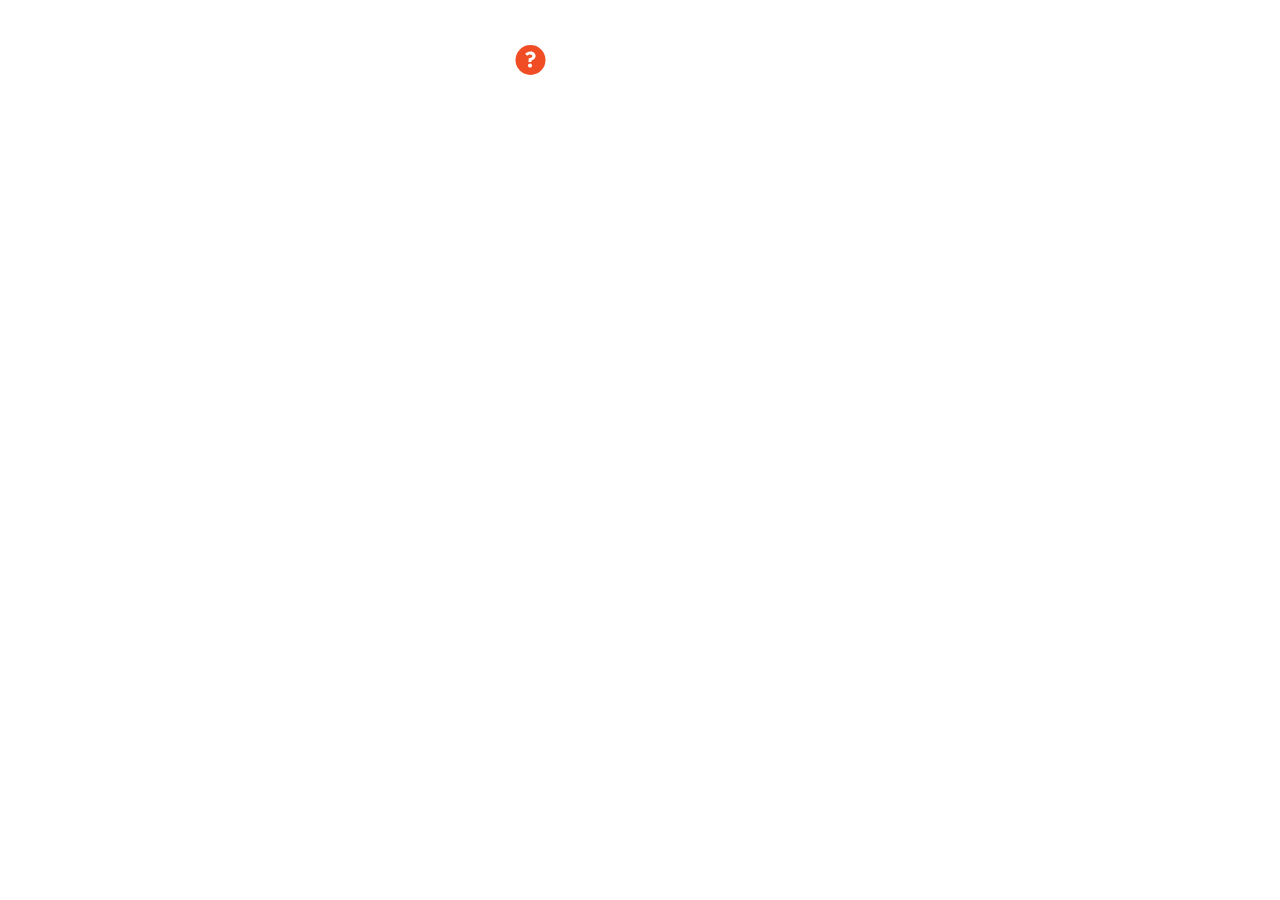
<file: line chart monthly/index.html>
<html>
  <head>
    <meta content="text/html; charset=utf-8" http-equiv="Content-Type">
    <link rel="stylesheet" href="../style.css">
   <link rel="stylesheet" media="screen" href="https://fontlibrary.org/face/metropolis" type="text/css"/>
  </head>
  <body>
    <svg version="1.1" id="Layer_1" xmlns="http://www.w3.org/2000/svg" xmlns:xlink="http://www.w3.org/1999/xlink" x="0px" y="0px"
    	 width="3420px" height="40px" style="margin-top: 40px" viewBox="-60 0 3420 40" xml:space="preserve">
    <style type="text/css">
    	.st0{fill:#F04D25;}
    	.st1{fill:#FFFFFF;}
    </style>
    <!-- <g id="event">
    	<g>
    		<circle class="st0" cx="0" cy="20" r="15"/>
    		<g>
    			<path class="st1" d="M-1.9,18.2c2.1-0.1,3.6-1,3.6-2c0-1-0.9-1.8-2.3-1.8c-1.1,0-2.1,0.6-2.9,1.4l-2-2c1.3-1.5,3.1-2.4,5.4-2.4
    				c3,0,5.1,1.9,5.1,4.5c0,2-1.7,3.9-4.1,4.5V22h-3L-1.9,18.2L-1.9,18.2z M-2.5,25.5c0-1.1,1-2,2.1-2s2,1,2,2c0,1.1-0.9,2.1-2,2.1
    				S-2.5,26.7-2.5,25.5z"/>
    		</g>
    	</g>
    </g>
    <g>
    	<g>
    		<circle class="st0" cx="47.1" cy="20" r="15"/>
    		<g>
    			<path class="st1" d="M45.2,18.2c2.1-0.1,3.6-1,3.6-2c0-1-0.9-1.8-2.3-1.8c-1.1,0-2.1,0.6-2.9,1.4l-2-2c1.3-1.5,3.1-2.4,5.4-2.4
    				c3,0,5.1,1.9,5.1,4.5c0,2-1.7,3.9-4.1,4.5V22h-3L45.2,18.2L45.2,18.2z M44.5,25.5c0-1.1,1-2,2.1-2s2,1,2,2c0,1.1-0.9,2.1-2,2.1
    				S44.5,26.7,44.5,25.5z"/>
    		</g>
    	</g>
    </g>
    <g>
    	<g>
    		<circle class="st0" cx="94.1" cy="20" r="15"/>
    		<g>
    			<path class="st1" d="M92.2,18.2c2.1-0.1,3.6-1,3.6-2c0-1-0.9-1.8-2.3-1.8c-1.1,0-2.1,0.6-2.9,1.4l-2-2c1.3-1.5,3.1-2.4,5.4-2.4
    				c3,0,5.1,1.9,5.1,4.5c0,2-1.7,3.9-4.1,4.5V22h-3L92.2,18.2L92.2,18.2z M91.6,25.5c0-1.1,1-2,2.1-2s2,1,2,2c0,1.1-0.9,2.1-2,2.1
    				S91.6,26.7,91.6,25.5z"/>
    		</g>
    	</g>
    </g>
    <g>
    	<g>
    		<circle class="st0" cx="141.2" cy="20" r="15"/>
    		<g>
    			<path class="st1" d="M139.3,18.2c2.1-0.1,3.6-1,3.6-2c0-1-0.9-1.8-2.3-1.8c-1.1,0-2.1,0.6-2.9,1.4l-2-2c1.3-1.5,3.1-2.4,5.4-2.4
    				c3,0,5.1,1.9,5.1,4.5c0,2-1.7,3.9-4.1,4.5V22h-3L139.3,18.2L139.3,18.2z M138.6,25.5c0-1.1,1-2,2.1-2c1.1,0,2,1,2,2
    				c0,1.1-0.9,2.1-2,2.1C139.6,27.7,138.6,26.7,138.6,25.5z"/>
    		</g>
    	</g>
    </g>
    <g>
    	<g>
    		<circle class="st0" cx="188.2" cy="20" r="15"/>
    		<g>
    			<path class="st1" d="M186.3,18.2c2.1-0.1,3.6-1,3.6-2c0-1-0.9-1.8-2.3-1.8c-1.1,0-2.1,0.6-2.9,1.4l-2-2c1.3-1.5,3.1-2.4,5.4-2.4
    				c3,0,5.1,1.9,5.1,4.5c0,2-1.7,3.9-4.1,4.5V22h-3L186.3,18.2L186.3,18.2z M185.7,25.5c0-1.1,1-2,2.1-2c1.1,0,2,1,2,2
    				c0,1.1-0.9,2.1-2,2.1C186.7,27.7,185.7,26.7,185.7,25.5z"/>
    		</g>
    	</g>
    </g>
    <g id="event">
    	<g>
    		<circle class="st0" cx="235.3" cy="20" r="15"/>
    		<g>
    			<path class="st1" d="M233.4,18.2c2.1-0.1,3.6-1,3.6-2c0-1-0.9-1.8-2.3-1.8c-1.1,0-2.1,0.6-2.9,1.4l-2-2c1.3-1.5,3.1-2.4,5.4-2.4
    				c3,0,5.1,1.9,5.1,4.5c0,2-1.7,3.9-4.1,4.5V22h-3L233.4,18.2L233.4,18.2z M232.7,25.5c0-1.1,1-2,2.1-2c1.1,0,2,1,2,2
    				c0,1.1-0.9,2.1-2,2.1C233.7,27.7,232.7,26.7,232.7,25.5z"/>
    		</g>
    	</g>
    </g>
    <g>
    	<g>
    		<circle class="st0" cx="282.3" cy="20" r="15"/>
    		<g>
    			<path class="st1" d="M280.4,18.2c2.1-0.1,3.6-1,3.6-2c0-1-0.9-1.8-2.3-1.8c-1.1,0-2.1,0.6-2.9,1.4l-2-2c1.3-1.5,3.1-2.4,5.4-2.4
    				c3,0,5.1,1.9,5.1,4.5c0,2-1.7,3.9-4.1,4.5V22h-3L280.4,18.2L280.4,18.2z M279.8,25.5c0-1.1,1-2,2.1-2c1.1,0,2,1,2,2
    				c0,1.1-0.9,2.1-2,2.1C280.8,27.7,279.8,26.7,279.8,25.5z"/>
    		</g>
    	</g>
    </g> -->
    <!-- <g>
    	<g>
    		<circle class="st0" cx="329.4" cy="20" r="15"/>
    		<g>
    			<path class="st1" d="M327.5,18.2c2.1-0.1,3.6-1,3.6-2c0-1-0.9-1.8-2.3-1.8c-1.1,0-2.1,0.6-2.9,1.4l-2-2c1.3-1.5,3.1-2.4,5.4-2.4
    				c3,0,5.1,1.9,5.1,4.5c0,2-1.7,3.9-4.1,4.5V22h-3L327.5,18.2L327.5,18.2z M326.8,25.5c0-1.1,1-2,2.1-2s2,1,2,2
    				c0,1.1-0.9,2.1-2,2.1S326.8,26.7,326.8,25.5z"/>
    		</g>
    	</g>
    </g>
    <g id="event">
    	<g>
    		<circle class="st0" cx="376.4" cy="20" r="15"/>
    		<g>
    			<path class="st1" d="M374.5,18.2c2.1-0.1,3.6-1,3.6-2c0-1-0.9-1.8-2.3-1.8c-1.1,0-2.1,0.6-2.9,1.4l-2-2c1.3-1.5,3.1-2.4,5.4-2.4
    				c3,0,5.1,1.9,5.1,4.5c0,2-1.7,3.9-4.1,4.5V22h-3L374.5,18.2L374.5,18.2z M373.9,25.5c0-1.1,1-2,2.1-2c1.1,0,2,1,2,2
    				c0,1.1-0.9,2.1-2,2.1C374.9,27.7,373.9,26.7,373.9,25.5z"/>
    		</g>
    	</g>
    </g> -->
    <!-- <g>
    	<g>
    		<circle class="st0" cx="423.5" cy="20" r="15"/>
    		<g>
    			<path class="st1" d="M421.6,18.2c2.1-0.1,3.6-1,3.6-2c0-1-0.9-1.8-2.3-1.8c-1.1,0-2.1,0.6-2.9,1.4l-2-2c1.3-1.5,3.1-2.4,5.4-2.4
    				c3,0,5.1,1.9,5.1,4.5c0,2-1.7,3.9-4.1,4.5V22h-3L421.6,18.2L421.6,18.2z M420.9,25.5c0-1.1,1-2,2.1-2s2,1,2,2
    				c0,1.1-0.9,2.1-2,2.1S420.9,26.7,420.9,25.5z"/>
    		</g>
    	</g>
    </g> -->
    <g id="nov14">
    	<g>
    		<circle class="st0" cx="470.5" cy="20" r="15"/>
    		<g>
    			<path class="st1" d="M468.7,18.2c2.1-0.1,3.6-1,3.6-2c0-1-0.9-1.8-2.3-1.8c-1.1,0-2.1,0.6-2.9,1.4l-2-2c1.3-1.5,3.1-2.4,5.4-2.4
    				c3,0,5.1,1.9,5.1,4.5c0,2-1.7,3.9-4.1,4.5V22h-3L468.7,18.2L468.7,18.2z M468,25.5c0-1.1,1-2,2.1-2c1.1,0,2,1,2,2
    				c0,1.1-0.9,2.1-2,2.1C469,27.7,468,26.7,468,25.5z"/>
    		</g>
    	</g>
    </g>
    <!-- <g>
    	<g>
    		<circle class="st0" cx="517.6" cy="20" r="15"/>
    		<g>
    			<path class="st1" d="M515.7,18.2c2.1-0.1,3.6-1,3.6-2c0-1-0.9-1.8-2.3-1.8c-1.1,0-2.1,0.6-2.9,1.4l-2-2c1.3-1.5,3.1-2.4,5.4-2.4
    				c3,0,5.1,1.9,5.1,4.5c0,2-1.7,3.9-4.1,4.5V22h-3L515.7,18.2L515.7,18.2z M515.1,25.5c0-1.1,1-2,2.1-2c1.1,0,2,1,2,2
    				c0,1.1-0.9,2.1-2,2.1C516,27.7,515.1,26.7,515.1,25.5z"/>
    		</g>
    	</g>
    </g>
    <g>
    	<g>
    		<circle class="st0" cx="564.6" cy="20" r="15"/>
    		<g>
    			<path class="st1" d="M562.8,18.2c2.1-0.1,3.6-1,3.6-2c0-1-0.9-1.8-2.3-1.8c-1.1,0-2.1,0.6-2.9,1.4l-2-2c1.3-1.5,3.1-2.4,5.4-2.4
    				c3,0,5.1,1.9,5.1,4.5c0,2-1.7,3.9-4.1,4.5V22h-3L562.8,18.2L562.8,18.2z M562.1,25.5c0-1.1,1-2,2.1-2s2,1,2,2
    				c0,1.1-0.9,2.1-2,2.1S562.1,26.7,562.1,25.5z"/>
    		</g>
    	</g>
    </g>
    <g id="event">
    	<g>
    		<circle class="st0" cx="611.7" cy="20" r="15"/>
    		<g>
    			<path class="st1" d="M609.8,18.2c2.1-0.1,3.6-1,3.6-2c0-1-0.9-1.8-2.3-1.8c-1.1,0-2.1,0.6-2.9,1.4l-2-2c1.3-1.5,3.1-2.4,5.4-2.4
    				c3,0,5.1,1.9,5.1,4.5c0,2-1.7,3.9-4.1,4.5V22h-3L609.8,18.2L609.8,18.2z M609.2,25.5c0-1.1,1-2,2.1-2s2,1,2,2
    				c0,1.1-0.9,2.1-2,2.1S609.2,26.7,609.2,25.5z"/>
    		</g>
    	</g>
    </g>
    <g>
    	<g>
    		<circle class="st0" cx="658.7" cy="20" r="15"/>
    		<g>
    			<path class="st1" d="M656.9,18.2c2.1-0.1,3.6-1,3.6-2c0-1-0.9-1.8-2.3-1.8c-1.1,0-2.1,0.6-2.9,1.4l-2-2c1.3-1.5,3.1-2.4,5.4-2.4
    				c3,0,5.1,1.9,5.1,4.5c0,2-1.7,3.9-4.1,4.5V22h-3L656.9,18.2L656.9,18.2z M656.2,25.5c0-1.1,1-2,2.1-2c1.1,0,2,1,2,2
    				c0,1.1-0.9,2.1-2,2.1C657.2,27.7,656.2,26.7,656.2,25.5z"/>
    		</g>
    	</g>
    </g> -->
    <!-- <g id="apr15">
    	<g>
    		<circle class="st0" cx="705.8" cy="20" r="15"/>
    		<g>
    			<path class="st1" d="M703.9,18.2c2.1-0.1,3.6-1,3.6-2c0-1-0.9-1.8-2.3-1.8c-1.1,0-2.1,0.6-2.9,1.4l-2-2c1.3-1.5,3.1-2.4,5.4-2.4
    				c3,0,5.1,1.9,5.1,4.5c0,2-1.7,3.9-4.1,4.5V22h-3L703.9,18.2L703.9,18.2z M703.3,25.5c0-1.1,1-2,2.1-2s2,1,2,2
    				c0,1.1-0.9,2.1-2,2.1S703.3,26.7,703.3,25.5z"/>
    		</g>
    	</g>
    </g> -->
    <!-- <g>
    	<g>
    		<circle class="st0" cx="752.8" cy="20" r="15"/>
    		<g>
    			<path class="st1" d="M751,18.2c2.1-0.1,3.6-1,3.6-2c0-1-0.9-1.8-2.3-1.8c-1.1,0-2.1,0.6-2.9,1.4l-2-2c1.3-1.5,3.1-2.4,5.4-2.4
    				c3,0,5.1,1.9,5.1,4.5c0,2-1.7,3.9-4.1,4.5V22h-3L751,18.2L751,18.2z M750.3,25.5c0-1.1,1-2,2.1-2s2,1,2,2c0,1.1-0.9,2.1-2,2.1
    				S750.3,26.7,750.3,25.5z"/>
    		</g>
    	</g>
    </g>
    <g>
    	<g>
    		<circle class="st0" cx="799.9" cy="20" r="15"/>
    		<g>
    			<path class="st1" d="M798,18.2c2.1-0.1,3.6-1,3.6-2c0-1-0.9-1.8-2.3-1.8c-1.1,0-2.1,0.6-2.9,1.4l-2-2c1.3-1.5,3.1-2.4,5.4-2.4
    				c3,0,5.1,1.9,5.1,4.5c0,2-1.7,3.9-4.1,4.5V22h-3L798,18.2L798,18.2z M797.4,25.5c0-1.1,1-2,2.1-2s2,1,2,2c0,1.1-0.9,2.1-2,2.1
    				S797.4,26.7,797.4,25.5z"/>
    		</g>
    	</g>
    </g>
    <g>
    	<g>
    		<circle class="st0" cx="846.9" cy="20" r="15"/>
    		<g>
    			<path class="st1" d="M845.1,18.2c2.1-0.1,3.6-1,3.6-2c0-1-0.9-1.8-2.3-1.8c-1.1,0-2.1,0.6-2.9,1.4l-2-2c1.3-1.5,3.1-2.4,5.4-2.4
    				c3,0,5.1,1.9,5.1,4.5c0,2-1.7,3.9-4.1,4.5V22h-3L845.1,18.2L845.1,18.2z M844.4,25.5c0-1.1,1-2,2.1-2c1.1,0,2,1,2,2
    				c0,1.1-0.9,2.1-2,2.1C845.4,27.7,844.4,26.7,844.4,25.5z"/>
    		</g>
    	</g>
    </g>
    <g>
    	<g>
    		<circle class="st0" cx="894" cy="20" r="15"/>
    		<g>
    			<path class="st1" d="M892.1,18.2c2.1-0.1,3.6-1,3.6-2c0-1-0.9-1.8-2.3-1.8c-1.1,0-2.1,0.6-2.9,1.4l-2-2c1.3-1.5,3.1-2.4,5.4-2.4
    				c3,0,5.1,1.9,5.1,4.5c0,2-1.7,3.9-4.1,4.5V22h-3L892.1,18.2L892.1,18.2z M891.5,25.5c0-1.1,1-2,2.1-2s2,1,2,2
    				c0,1.1-0.9,2.1-2,2.1S891.5,26.7,891.5,25.5z"/>
    		</g>
    	</g>
    </g>
    <g>
    	<g>
    		<circle class="st0" cx="941.1" cy="20" r="15"/>
    		<g>
    			<path class="st1" d="M939.2,18.2c2.1-0.1,3.6-1,3.6-2c0-1-0.9-1.8-2.3-1.8c-1.1,0-2.1,0.6-2.9,1.4l-2-2c1.3-1.5,3.1-2.4,5.4-2.4
    				c3,0,5.1,1.9,5.1,4.5c0,2-1.7,3.9-4.1,4.5V22h-3L939.2,18.2L939.2,18.2z M938.5,25.5c0-1.1,1-2,2.1-2s2,1,2,2
    				c0,1.1-0.9,2.1-2,2.1S938.5,26.7,938.5,25.5z"/>
    		</g>
    	</g>
    </g>
    <g>
    	<g>
    		<circle class="st0" cx="988.1" cy="20" r="15"/>
    		<g>
    			<path class="st1" d="M986.2,18.2c2.1-0.1,3.6-1,3.6-2c0-1-0.9-1.8-2.3-1.8c-1.1,0-2.1,0.6-2.9,1.4l-2-2c1.3-1.5,3.1-2.4,5.4-2.4
    				c3,0,5.1,1.9,5.1,4.5c0,2-1.7,3.9-4.1,4.5V22h-3L986.2,18.2L986.2,18.2z M985.6,25.5c0-1.1,1-2,2.1-2s2,1,2,2
    				c0,1.1-0.9,2.1-2,2.1S985.6,26.7,985.6,25.5z"/>
    		</g>
    	</g>
    </g>
    <g>
    	<g>
    		<circle class="st0" cx="1035.2" cy="20" r="15"/>
    		<g>
    			<path class="st1" d="M1033.3,18.2c2.1-0.1,3.6-1,3.6-2c0-1-0.9-1.8-2.3-1.8c-1.1,0-2.1,0.6-2.9,1.4l-2-2c1.3-1.5,3.1-2.4,5.4-2.4
    				c3,0,5.1,1.9,5.1,4.5c0,2-1.7,3.9-4.1,4.5V22h-3L1033.3,18.2L1033.3,18.2z M1032.6,25.5c0-1.1,1-2,2.1-2c1.1,0,2,1,2,2
    				c0,1.1-0.9,2.1-2,2.1C1033.6,27.7,1032.6,26.7,1032.6,25.5z"/>
    		</g>
    	</g>
    </g>
    <g>
    	<g>
    		<circle class="st0" cx="1082.2" cy="20" r="15"/>
    		<g>
    			<path class="st1" d="M1080.3,18.2c2.1-0.1,3.6-1,3.6-2c0-1-0.9-1.8-2.3-1.8c-1.1,0-2.1,0.6-2.9,1.4l-2-2c1.3-1.5,3.1-2.4,5.4-2.4
    				c3,0,5.1,1.9,5.1,4.5c0,2-1.7,3.9-4.1,4.5V22h-3L1080.3,18.2L1080.3,18.2z M1079.7,25.5c0-1.1,1-2,2.1-2c1.1,0,2,1,2,2
    				c0,1.1-0.9,2.1-2,2.1C1080.7,27.7,1079.7,26.7,1079.7,25.5z"/>
    		</g>
    	</g>
    </g> -->
    <!-- <g>
    	<g>
    		<circle class="st0" cx="1129.3" cy="20" r="15"/>
    		<g>
    			<path class="st1" d="M1127.4,18.2c2.1-0.1,3.6-1,3.6-2c0-1-0.9-1.8-2.3-1.8c-1.1,0-2.1,0.6-2.9,1.4l-2-2c1.3-1.5,3.1-2.4,5.4-2.4
    				c3,0,5.1,1.9,5.1,4.5c0,2-1.7,3.9-4.1,4.5V22h-3L1127.4,18.2L1127.4,18.2z M1126.7,25.5c0-1.1,1-2,2.1-2s2,1,2,2
    				c0,1.1-0.9,2.1-2,2.1S1126.7,26.7,1126.7,25.5z"/>
    		</g>
    	</g>
    </g>
    <g>
    	<g>
    		<circle class="st0" cx="1176.3" cy="20" r="15"/>
    		<g>
    			<path class="st1" d="M1174.4,18.2c2.1-0.1,3.6-1,3.6-2c0-1-0.9-1.8-2.3-1.8c-1.1,0-2.1,0.6-2.9,1.4l-2-2c1.3-1.5,3.1-2.4,5.4-2.4
    				c3,0,5.1,1.9,5.1,4.5c0,2-1.7,3.9-4.1,4.5V22h-3L1174.4,18.2L1174.4,18.2z M1173.8,25.5c0-1.1,1-2,2.1-2c1.1,0,2,1,2,2
    				c0,1.1-0.9,2.1-2,2.1C1174.8,27.7,1173.8,26.7,1173.8,25.5z"/>
    		</g>
    	</g>
    </g>
    <g>
    	<g>
    		<circle class="st0" cx="1223.4" cy="20" r="15"/>
    		<g>
    			<path class="st1" d="M1221.5,18.2c2.1-0.1,3.6-1,3.6-2c0-1-0.9-1.8-2.3-1.8c-1.1,0-2.1,0.6-2.9,1.4l-2-2c1.3-1.5,3.1-2.4,5.4-2.4
    				c3,0,5.1,1.9,5.1,4.5c0,2-1.7,3.9-4.1,4.5V22h-3L1221.5,18.2L1221.5,18.2z M1220.8,25.5c0-1.1,1-2,2.1-2c1.1,0,2,1,2,2
    				c0,1.1-0.9,2.1-2,2.1C1221.8,27.7,1220.8,26.7,1220.8,25.5z"/>
    		</g>
    	</g>
    </g>
    <g>
    	<g>
    		<circle class="st0" cx="1270.4" cy="20" r="15"/>
    		<g>
    			<path class="st1" d="M1268.5,18.2c2.1-0.1,3.6-1,3.6-2c0-1-0.9-1.8-2.3-1.8c-1.1,0-2.1,0.6-2.9,1.4l-2-2c1.3-1.5,3.1-2.4,5.4-2.4
    				c3,0,5.1,1.9,5.1,4.5c0,2-1.7,3.9-4.1,4.5V22h-3L1268.5,18.2L1268.5,18.2z M1267.9,25.5c0-1.1,1-2,2.1-2c1.1,0,2,1,2,2
    				c0,1.1-0.9,2.1-2,2.1C1268.9,27.7,1267.9,26.7,1267.9,25.5z"/>
    		</g>
    	</g>
    </g>
    <g>
    	<g>
    		<circle class="st0" cx="1317.5" cy="20" r="15"/>
    		<g>
    			<path class="st1" d="M1315.6,18.2c2.1-0.1,3.6-1,3.6-2c0-1-0.9-1.8-2.3-1.8c-1.1,0-2.1,0.6-2.9,1.4l-2-2c1.3-1.5,3.1-2.4,5.4-2.4
    				c3,0,5.1,1.9,5.1,4.5c0,2-1.7,3.9-4.1,4.5V22h-3L1315.6,18.2L1315.6,18.2z M1314.9,25.5c0-1.1,1-2,2.1-2c1.1,0,2,1,2,2
    				c0,1.1-0.9,2.1-2,2.1C1315.9,27.7,1314.9,26.7,1314.9,25.5z"/>
    		</g>
    	</g>
    </g> -->
    <!-- <g id="jun16">
    	<g>
    		<circle class="st0" cx="1364.5" cy="20" r="15"/>
    		<g>
    			<path class="st1" d="M1362.7,18.2c2.1-0.1,3.6-1,3.6-2c0-1-0.9-1.8-2.3-1.8c-1.1,0-2.1,0.6-2.9,1.4l-2-2c1.3-1.5,3.1-2.4,5.4-2.4
    				c3,0,5.1,1.9,5.1,4.5c0,2-1.7,3.9-4.1,4.5V22h-3L1362.7,18.2L1362.7,18.2z M1362,25.5c0-1.1,1-2,2.1-2c1.1,0,2,1,2,2
    				c0,1.1-0.9,2.1-2,2.1C1363,27.7,1362,26.7,1362,25.5z"/>
    		</g>
    	</g>
    </g> -->
    <!-- <g>
    	<g>
    		<circle class="st0" cx="1411.6" cy="20" r="15"/>
    		<g>
    			<path class="st1" d="M1409.7,18.2c2.1-0.1,3.6-1,3.6-2c0-1-0.9-1.8-2.3-1.8c-1.1,0-2.1,0.6-2.9,1.4l-2-2c1.3-1.5,3.1-2.4,5.4-2.4
    				c3,0,5.1,1.9,5.1,4.5c0,2-1.7,3.9-4.1,4.5V22h-3L1409.7,18.2L1409.7,18.2z M1409.1,25.5c0-1.1,1-2,2.1-2c1.1,0,2,1,2,2
    				c0,1.1-0.9,2.1-2,2.1C1410,27.7,1409.1,26.7,1409.1,25.5z"/>
    		</g>
    	</g>
    </g>
    <g>
    	<g>
    		<circle class="st0" cx="1458.6" cy="20" r="15"/>
    		<g>
    			<path class="st1" d="M1456.8,18.2c2.1-0.1,3.6-1,3.6-2c0-1-0.9-1.8-2.3-1.8c-1.1,0-2.1,0.6-2.9,1.4l-2-2c1.3-1.5,3.1-2.4,5.4-2.4
    				c3,0,5.1,1.9,5.1,4.5c0,2-1.7,3.9-4.1,4.5V22h-3L1456.8,18.2L1456.8,18.2z M1456.1,25.5c0-1.1,1-2,2.1-2c1.1,0,2,1,2,2
    				c0,1.1-0.9,2.1-2,2.1C1457.1,27.7,1456.1,26.7,1456.1,25.5z"/>
    		</g>
    	</g>
    </g>
    <g>
    	<g>
    		<circle class="st0" cx="1505.7" cy="20" r="15"/>
    		<g>
    			<path class="st1" d="M1503.8,18.2c2.1-0.1,3.6-1,3.6-2c0-1-0.9-1.8-2.3-1.8c-1.1,0-2.1,0.6-2.9,1.4l-2-2c1.3-1.5,3.1-2.4,5.4-2.4
    				c3,0,5.1,1.9,5.1,4.5c0,2-1.7,3.9-4.1,4.5V22h-3L1503.8,18.2L1503.8,18.2z M1503.2,25.5c0-1.1,1-2,2.1-2s2,1,2,2
    				c0,1.1-0.9,2.1-2,2.1S1503.2,26.7,1503.2,25.5z"/>
    		</g>
    	</g>
    </g>-->
    <g id="oct16">
    	<g>
    		<circle class="st0" cx="1552.7" cy="20" r="15"/>
    		<g>
    			<path class="st1" d="M1550.9,18.2c2.1-0.1,3.6-1,3.6-2c0-1-0.9-1.8-2.3-1.8c-1.1,0-2.1,0.6-2.9,1.4l-2-2c1.3-1.5,3.1-2.4,5.4-2.4
    				c3,0,5.1,1.9,5.1,4.5c0,2-1.7,3.9-4.1,4.5V22h-3L1550.9,18.2L1550.9,18.2z M1550.2,25.5c0-1.1,1-2,2.1-2c1.1,0,2,1,2,2
    				c0,1.1-0.9,2.1-2,2.1C1551.2,27.7,1550.2,26.7,1550.2,25.5z"/>
    		</g>
    	</g>
    </g>
  <!--  <g>
    	<g>
    		<circle class="st0" cx="1599.8" cy="20" r="15"/>
    		<g>
    			<path class="st1" d="M1597.9,18.2c2.1-0.1,3.6-1,3.6-2c0-1-0.9-1.8-2.3-1.8c-1.1,0-2.1,0.6-2.9,1.4l-2-2c1.3-1.5,3.1-2.4,5.4-2.4
    				c3,0,5.1,1.9,5.1,4.5c0,2-1.7,3.9-4.1,4.5V22h-3L1597.9,18.2L1597.9,18.2z M1597.3,25.5c0-1.1,1-2,2.1-2c1.1,0,2,1,2,2
    				c0,1.1-0.9,2.1-2,2.1C1598.2,27.7,1597.3,26.7,1597.3,25.5z"/>
    		</g>
    	</g>
    </g> -->
    <g id="dec16">
    	<g>
    		<circle class="st0" cx="1646.8" cy="20" r="15"/>
    		<g>
    			<path class="st1" d="M1645,18.2c2.1-0.1,3.6-1,3.6-2c0-1-0.9-1.8-2.3-1.8c-1.1,0-2.1,0.6-2.9,1.4l-2-2c1.3-1.5,3.1-2.4,5.4-2.4
    				c3,0,5.1,1.9,5.1,4.5c0,2-1.7,3.9-4.1,4.5V22h-3L1645,18.2L1645,18.2z M1644.3,25.5c0-1.1,1-2,2.1-2s2,1,2,2c0,1.1-0.9,2.1-2,2.1
    				S1644.3,26.7,1644.3,25.5z"/>
    		</g>
    	</g>
    </g>
    <!-- <g>
    	<g>
    		<circle class="st0" cx="1693.9" cy="20" r="15"/>
    		<g>
    			<path class="st1" d="M1692,18.2c2.1-0.1,3.6-1,3.6-2c0-1-0.9-1.8-2.3-1.8c-1.1,0-2.1,0.6-2.9,1.4l-2-2c1.3-1.5,3.1-2.4,5.4-2.4
    				c3,0,5.1,1.9,5.1,4.5c0,2-1.7,3.9-4.1,4.5V22h-3L1692,18.2L1692,18.2z M1691.4,25.5c0-1.1,1-2,2.1-2c1.1,0,2,1,2,2
    				c0,1.1-0.9,2.1-2,2.1C1692.3,27.7,1691.4,26.7,1691.4,25.5z"/>
    		</g>
    	</g>
    </g>
    <g>
    	<g>
    		<circle class="st0" cx="1740.9" cy="20" r="15"/>
    		<g>
    			<path class="st1" d="M1739.1,18.2c2.1-0.1,3.6-1,3.6-2c0-1-0.9-1.8-2.3-1.8c-1.1,0-2.1,0.6-2.9,1.4l-2-2c1.3-1.5,3.1-2.4,5.4-2.4
    				c3,0,5.1,1.9,5.1,4.5c0,2-1.7,3.9-4.1,4.5V22h-3L1739.1,18.2L1739.1,18.2z M1738.4,25.5c0-1.1,1-2,2.1-2c1.1,0,2,1,2,2
    				c0,1.1-0.9,2.1-2,2.1C1739.4,27.7,1738.4,26.7,1738.4,25.5z"/>
    		</g>
    	</g>
    </g>
    <g>
    	<g>
    		<circle class="st0" cx="1788" cy="20" r="15"/>
    		<g>
    			<path class="st1" d="M1786.1,18.2c2.1-0.1,3.6-1,3.6-2c0-1-0.9-1.8-2.3-1.8c-1.1,0-2.1,0.6-2.9,1.4l-2-2c1.3-1.5,3.1-2.4,5.4-2.4
    				c3,0,5.1,1.9,5.1,4.5c0,2-1.7,3.9-4.1,4.5V22h-3L1786.1,18.2L1786.1,18.2z M1785.5,25.5c0-1.1,1-2,2.1-2c1.1,0,2,1,2,2
    				c0,1.1-0.9,2.1-2,2.1C1786.5,27.7,1785.5,26.7,1785.5,25.5z"/>
    		</g>
    	</g>
    </g>
    <g>
    	<g>
    		<circle class="st0" cx="1835.1" cy="20" r="15"/>
    		<g>
    			<path class="st1" d="M1833.2,18.2c2.1-0.1,3.6-1,3.6-2c0-1-0.9-1.8-2.3-1.8c-1.1,0-2.1,0.6-2.9,1.4l-2-2c1.3-1.5,3.1-2.4,5.4-2.4
    				c3,0,5.1,1.9,5.1,4.5c0,2-1.7,3.9-4.1,4.5V22h-3L1833.2,18.2L1833.2,18.2z M1832.5,25.5c0-1.1,1-2,2.1-2c1.1,0,2,1,2,2
    				c0,1.1-0.9,2.1-2,2.1C1833.5,27.7,1832.5,26.7,1832.5,25.5z"/>
    		</g>
    	</g>
    </g> -->
    <g id="may17">
    	<g>
    		<circle class="st0" cx="1882.1" cy="20" r="15"/>
    		<g>
    			<path class="st1" d="M1880.2,18.2c2.1-0.1,3.6-1,3.6-2c0-1-0.9-1.8-2.3-1.8c-1.1,0-2.1,0.6-2.9,1.4l-2-2c1.3-1.5,3.1-2.4,5.4-2.4
    				c3,0,5.1,1.9,5.1,4.5c0,2-1.7,3.9-4.1,4.5V22h-3L1880.2,18.2L1880.2,18.2z M1879.6,25.5c0-1.1,1-2,2.1-2c1.1,0,2,1,2,2
    				c0,1.1-0.9,2.1-2,2.1C1880.6,27.7,1879.6,26.7,1879.6,25.5z"/>
    		</g>
    	</g>
    </g>
    <!-- <g>
    	<g>
    		<circle class="st0" cx="1929.2" cy="20" r="15"/>
    		<g>
    			<path class="st1" d="M1927.3,18.2c2.1-0.1,3.6-1,3.6-2c0-1-0.9-1.8-2.3-1.8c-1.1,0-2.1,0.6-2.9,1.4l-2-2c1.3-1.5,3.1-2.4,5.4-2.4
    				c3,0,5.1,1.9,5.1,4.5c0,2-1.7,3.9-4.1,4.5V22h-3L1927.3,18.2L1927.3,18.2z M1926.6,25.5c0-1.1,1-2,2.1-2c1.1,0,2,1,2,2
    				c0,1.1-0.9,2.1-2,2.1C1927.6,27.7,1926.6,26.7,1926.6,25.5z"/>
    		</g>
    	</g>
    </g> -->
    <g id="jul17">
    	<g>
    		<circle class="st0" cx="1976.2" cy="20" r="15"/>
    		<g>
    			<path class="st1" d="M1974.3,18.2c2.1-0.1,3.6-1,3.6-2c0-1-0.9-1.8-2.3-1.8c-1.1,0-2.1,0.6-2.9,1.4l-2-2c1.3-1.5,3.1-2.4,5.4-2.4
    				c3,0,5.1,1.9,5.1,4.5c0,2-1.7,3.9-4.1,4.5V22h-3L1974.3,18.2L1974.3,18.2z M1973.7,25.5c0-1.1,1-2,2.1-2c1.1,0,2,1,2,2
    				c0,1.1-0.9,2.1-2,2.1C1974.7,27.7,1973.7,26.7,1973.7,25.5z"/>
    		</g>
    	</g>
    </g>
    <g id="aug17">
    	<g>
    		<circle class="st0" cx="2023.3" cy="20" r="15"/>
    		<g>
    			<path class="st1" d="M2021.4,18.2c2.1-0.1,3.6-1,3.6-2c0-1-0.9-1.8-2.3-1.8c-1.1,0-2.1,0.6-2.9,1.4l-2-2c1.3-1.5,3.1-2.4,5.4-2.4
    				c3,0,5.1,1.9,5.1,4.5c0,2-1.7,3.9-4.1,4.5V22h-3L2021.4,18.2L2021.4,18.2z M2020.7,25.5c0-1.1,1-2,2.1-2s2,1,2,2
    				c0,1.1-0.9,2.1-2,2.1S2020.7,26.7,2020.7,25.5z"/>
    		</g>
    	</g>
    </g>
    <!-- <g>
    	<g>
    		<circle class="st0" cx="2070.3" cy="20" r="15"/>
    		<g>
    			<path class="st1" d="M2068.4,18.2c2.1-0.1,3.6-1,3.6-2c0-1-0.9-1.8-2.3-1.8c-1.1,0-2.1,0.6-2.9,1.4l-2-2c1.3-1.5,3.1-2.4,5.4-2.4
    				c3,0,5.1,1.9,5.1,4.5c0,2-1.7,3.9-4.1,4.5V22h-3L2068.4,18.2L2068.4,18.2z M2067.8,25.5c0-1.1,1-2,2.1-2c1.1,0,2,1,2,2
    				c0,1.1-0.9,2.1-2,2.1C2068.8,27.7,2067.8,26.7,2067.8,25.5z"/>
    		</g>
    	</g>
    </g>
    <g>
    	<g>
    		<circle class="st0" cx="2117.4" cy="20" r="15"/>
    		<g>
    			<path class="st1" d="M2115.5,18.2c2.1-0.1,3.6-1,3.6-2c0-1-0.9-1.8-2.3-1.8c-1.1,0-2.1,0.6-2.9,1.4l-2-2c1.3-1.5,3.1-2.4,5.4-2.4
    				c3,0,5.1,1.9,5.1,4.5c0,2-1.7,3.9-4.1,4.5V22h-3L2115.5,18.2L2115.5,18.2z M2114.8,25.5c0-1.1,1-2,2.1-2s2,1,2,2
    				c0,1.1-0.9,2.1-2,2.1S2114.8,26.7,2114.8,25.5z"/>
    		</g>
    	</g>
    </g>
    <g>
    	<g>
    		<circle class="st0" cx="2164.4" cy="20" r="15"/>
    		<g>
    			<path class="st1" d="M2162.5,18.2c2.1-0.1,3.6-1,3.6-2c0-1-0.9-1.8-2.3-1.8c-1.1,0-2.1,0.6-2.9,1.4l-2-2c1.3-1.5,3.1-2.4,5.4-2.4
    				c3,0,5.1,1.9,5.1,4.5c0,2-1.7,3.9-4.1,4.5V22h-3L2162.5,18.2L2162.5,18.2z M2161.9,25.5c0-1.1,1-2,2.1-2s2,1,2,2
    				c0,1.1-0.9,2.1-2,2.1S2161.9,26.7,2161.9,25.5z"/>
    		</g>
    	</g>
    </g>
    <g>
    	<g>
    		<circle class="st0" cx="2211.5" cy="20" r="15"/>
    		<g>
    			<path class="st1" d="M2209.6,18.2c2.1-0.1,3.6-1,3.6-2c0-1-0.9-1.8-2.3-1.8c-1.1,0-2.1,0.6-2.9,1.4l-2-2c1.3-1.5,3.1-2.4,5.4-2.4
    				c3,0,5.1,1.9,5.1,4.5c0,2-1.7,3.9-4.1,4.5V22h-3L2209.6,18.2L2209.6,18.2z M2208.9,25.5c0-1.1,1-2,2.1-2s2,1,2,2
    				c0,1.1-0.9,2.1-2,2.1S2208.9,26.7,2208.9,25.5z"/>
    		</g>
    	</g>
    </g> -->
    <!-- <g>
    	<g>
    		<circle class="st0" cx="2258.5" cy="20" r="15"/>
    		<g>
    			<path class="st1" d="M2256.7,18.2c2.1-0.1,3.6-1,3.6-2c0-1-0.9-1.8-2.3-1.8c-1.1,0-2.1,0.6-2.9,1.4l-2-2c1.3-1.5,3.1-2.4,5.4-2.4
    				c3,0,5.1,1.9,5.1,4.5c0,2-1.7,3.9-4.1,4.5V22h-3L2256.7,18.2L2256.7,18.2z M2256,25.5c0-1.1,1-2,2.1-2c1.1,0,2,1,2,2
    				c0,1.1-0.9,2.1-2,2.1C2257,27.7,2256,26.7,2256,25.5z"/>
    		</g>
    	</g>
    </g>
    <g>
    	<g>
    		<circle class="st0" cx="2305.6" cy="20" r="15"/>
    		<g>
    			<path class="st1" d="M2303.7,18.2c2.1-0.1,3.6-1,3.6-2c0-1-0.9-1.8-2.3-1.8c-1.1,0-2.1,0.6-2.9,1.4l-2-2c1.3-1.5,3.1-2.4,5.4-2.4
    				c3,0,5.1,1.9,5.1,4.5c0,2-1.7,3.9-4.1,4.5V22h-3L2303.7,18.2L2303.7,18.2z M2303.1,25.5c0-1.1,1-2,2.1-2c1.1,0,2,1,2,2
    				c0,1.1-0.9,2.1-2,2.1C2304,27.7,2303.1,26.7,2303.1,25.5z"/>
    		</g>
    	</g>
    </g>
    <g>
    	<g>
    		<circle class="st0" cx="2352.6" cy="20" r="15"/>
    		<g>
    			<path class="st1" d="M2350.8,18.2c2.1-0.1,3.6-1,3.6-2c0-1-0.9-1.8-2.3-1.8c-1.1,0-2.1,0.6-2.9,1.4l-2-2c1.3-1.5,3.1-2.4,5.4-2.4
    				c3,0,5.1,1.9,5.1,4.5c0,2-1.7,3.9-4.1,4.5V22h-3L2350.8,18.2L2350.8,18.2z M2350.1,25.5c0-1.1,1-2,2.1-2s2,1,2,2
    				c0,1.1-0.9,2.1-2,2.1S2350.1,26.7,2350.1,25.5z"/>
    		</g>
    	</g>
    </g>
    <g>
    	<g>
    		<circle class="st0" cx="2399.7" cy="20" r="15"/>
    		<g>
    			<path class="st1" d="M2397.8,18.2c2.1-0.1,3.6-1,3.6-2c0-1-0.9-1.8-2.3-1.8c-1.1,0-2.1,0.6-2.9,1.4l-2-2c1.3-1.5,3.1-2.4,5.4-2.4
    				c3,0,5.1,1.9,5.1,4.5c0,2-1.7,3.9-4.1,4.5V22h-3L2397.8,18.2L2397.8,18.2z M2397.2,25.5c0-1.1,1-2,2.1-2s2,1,2,2
    				c0,1.1-0.9,2.1-2,2.1S2397.2,26.7,2397.2,25.5z"/>
    		</g>
    	</g>
    </g>
    <g>
    	<g>
    		<circle class="st0" cx="2446.7" cy="20" r="15"/>
    		<g>
    			<path class="st1" d="M2444.9,18.2c2.1-0.1,3.6-1,3.6-2c0-1-0.9-1.8-2.3-1.8c-1.1,0-2.1,0.6-2.9,1.4l-2-2c1.3-1.5,3.1-2.4,5.4-2.4
    				c3,0,5.1,1.9,5.1,4.5c0,2-1.7,3.9-4.1,4.5V22h-3L2444.9,18.2L2444.9,18.2z M2444.2,25.5c0-1.1,1-2,2.1-2s2,1,2,2
    				c0,1.1-0.9,2.1-2,2.1S2444.2,26.7,2444.2,25.5z"/>
    		</g>
    	</g>
    </g> -->
    <g id="jun18">
    	<g>
    		<circle class="st0" cx="2493.8" cy="20" r="15"/>
    		<g>
    			<path class="st1" d="M2491.9,18.2c2.1-0.1,3.6-1,3.6-2c0-1-0.9-1.8-2.3-1.8c-1.1,0-2.1,0.6-2.9,1.4l-2-2c1.3-1.5,3.1-2.4,5.4-2.4
    				c3,0,5.1,1.9,5.1,4.5c0,2-1.7,3.9-4.1,4.5V22h-3L2491.9,18.2L2491.9,18.2z M2491.3,25.5c0-1.1,1-2,2.1-2c1.1,0,2,1,2,2
    				c0,1.1-0.9,2.1-2,2.1C2492.2,27.7,2491.3,26.7,2491.3,25.5z"/>
    		</g>
    	</g>
    </g>
    <g id="jul18">
    	<g>
    		<circle class="st0" cx="2540.8" cy="20" r="15"/>
    		<g>
    			<path class="st1" d="M2539,18.2c2.1-0.1,3.6-1,3.6-2c0-1-0.9-1.8-2.3-1.8c-1.1,0-2.1,0.6-2.9,1.4l-2-2c1.3-1.5,3.1-2.4,5.4-2.4
    				c3,0,5.1,1.9,5.1,4.5c0,2-1.7,3.9-4.1,4.5V22h-3L2539,18.2L2539,18.2z M2538.3,25.5c0-1.1,1-2,2.1-2c1.1,0,2,1,2,2
    				c0,1.1-0.9,2.1-2,2.1C2539.3,27.7,2538.3,26.7,2538.3,25.5z"/>
    		</g>
    	</g>
    </g>
    <!--<g>
    	<g>
    		<circle class="st0" cx="2587.9" cy="20" r="15"/>
    		<g>
    			<path class="st1" d="M2586,18.2c2.1-0.1,3.6-1,3.6-2c0-1-0.9-1.8-2.3-1.8c-1.1,0-2.1,0.6-2.9,1.4l-2-2c1.3-1.5,3.1-2.4,5.4-2.4
    				c3,0,5.1,1.9,5.1,4.5c0,2-1.7,3.9-4.1,4.5V22h-3L2586,18.2L2586,18.2z M2585.4,25.5c0-1.1,1-2,2.1-2c1.1,0,2,1,2,2
    				c0,1.1-0.9,2.1-2,2.1C2586.3,27.7,2585.4,26.7,2585.4,25.5z"/>
    		</g>
    	</g>
    </g> -->
    <g id="sep18">
    	<g>
    		<circle class="st0" cx="2635" cy="20" r="15"/>
    		<g>
    			<path class="st1" d="M2633.1,18.2c2.1-0.1,3.6-1,3.6-2c0-1-0.9-1.8-2.3-1.8c-1.1,0-2.1,0.6-2.9,1.4l-2-2c1.3-1.5,3.1-2.4,5.4-2.4
    				c3,0,5.1,1.9,5.1,4.5c0,2-1.7,3.9-4.1,4.5V22h-3L2633.1,18.2L2633.1,18.2z M2632.4,25.5c0-1.1,1-2,2.1-2s2,1,2,2
    				c0,1.1-0.9,2.1-2,2.1S2632.4,26.7,2632.4,25.5z"/>
    		</g>
    	</g>
    </g>
    <!-- <g>
    	<g>
    		<circle class="st0" cx="2682" cy="20" r="15"/>
    		<g>
    			<path class="st1" d="M2680.1,18.2c2.1-0.1,3.6-1,3.6-2c0-1-0.9-1.8-2.3-1.8c-1.1,0-2.1,0.6-2.9,1.4l-2-2c1.3-1.5,3.1-2.4,5.4-2.4
    				c3,0,5.1,1.9,5.1,4.5c0,2-1.7,3.9-4.1,4.5V22h-3L2680.1,18.2L2680.1,18.2z M2679.5,25.5c0-1.1,1-2,2.1-2s2,1,2,2
    				c0,1.1-0.9,2.1-2,2.1S2679.5,26.7,2679.5,25.5z"/>
    		</g>
    	</g>
    </g>
    <g>
    	<g>
    		<circle class="st0" cx="2729.1" cy="20" r="15"/>
    		<g>
    			<path class="st1" d="M2727.2,18.2c2.1-0.1,3.6-1,3.6-2c0-1-0.9-1.8-2.3-1.8c-1.1,0-2.1,0.6-2.9,1.4l-2-2c1.3-1.5,3.1-2.4,5.4-2.4
    				c3,0,5.1,1.9,5.1,4.5c0,2-1.7,3.9-4.1,4.5V22h-3L2727.2,18.2L2727.2,18.2z M2726.5,25.5c0-1.1,1-2,2.1-2s2,1,2,2
    				c0,1.1-0.9,2.1-2,2.1S2726.5,26.7,2726.5,25.5z"/>
    		</g>
    	</g>
    </g> -->
    <g id="dec18">
    	<g>
    		<circle class="st0" cx="2776.1" cy="20" r="15"/>
    		<g>
    			<path class="st1" d="M2774.2,18.2c2.1-0.1,3.6-1,3.6-2c0-1-0.9-1.8-2.3-1.8c-1.1,0-2.1,0.6-2.9,1.4l-2-2c1.3-1.5,3.1-2.4,5.4-2.4
    				c3,0,5.1,1.9,5.1,4.5c0,2-1.7,3.9-4.1,4.5V22h-3L2774.2,18.2L2774.2,18.2z M2773.6,25.5c0-1.1,1-2,2.1-2c1.1,0,2,1,2,2
    				c0,1.1-0.9,2.1-2,2.1C2774.6,27.7,2773.6,26.7,2773.6,25.5z"/>
    		</g>
    	</g>
    </g>
    <g id="jan19">
    	<g>
    		<circle class="st0" cx="2823.2" cy="20" r="15"/>
    		<g>
    			<path class="st1" d="M2821.3,18.2c2.1-0.1,3.6-1,3.6-2c0-1-0.9-1.8-2.3-1.8c-1.1,0-2.1,0.6-2.9,1.4l-2-2c1.3-1.5,3.1-2.4,5.4-2.4
    				c3,0,5.1,1.9,5.1,4.5c0,2-1.7,3.9-4.1,4.5V22h-3L2821.3,18.2L2821.3,18.2z M2820.6,25.5c0-1.1,1-2,2.1-2c1.1,0,2,1,2,2
    				c0,1.1-0.9,2.1-2,2.1C2821.6,27.7,2820.6,26.7,2820.6,25.5z"/>
    		</g>
    	</g>
    </g>
    <!-- <g>
    	<g>
    		<circle class="st0" cx="2870.2" cy="20" r="15"/>
    		<g>
    			<path class="st1" d="M2868.3,18.2c2.1-0.1,3.6-1,3.6-2c0-1-0.9-1.8-2.3-1.8c-1.1,0-2.1,0.6-2.9,1.4l-2-2c1.3-1.5,3.1-2.4,5.4-2.4
    				c3,0,5.1,1.9,5.1,4.5c0,2-1.7,3.9-4.1,4.5V22h-3L2868.3,18.2L2868.3,18.2z M2867.7,25.5c0-1.1,1-2,2.1-2s2,1,2,2
    				c0,1.1-0.9,2.1-2,2.1S2867.7,26.7,2867.7,25.5z"/>
    		</g>
    	</g>
    </g> -->
    <g id="mar19">
    	<g>
    		<circle class="st0" cx="2917.3" cy="20" r="15"/>
    		<g>
    			<path class="st1" d="M2915.4,18.2c2.1-0.1,3.6-1,3.6-2c0-1-0.9-1.8-2.3-1.8c-1.1,0-2.1,0.6-2.9,1.4l-2-2c1.3-1.5,3.1-2.4,5.4-2.4
    				c3,0,5.1,1.9,5.1,4.5c0,2-1.7,3.9-4.1,4.5V22h-3L2915.4,18.2L2915.4,18.2z M2914.7,25.5c0-1.1,1-2,2.1-2s2,1,2,2
    				c0,1.1-0.9,2.1-2,2.1S2914.7,26.7,2914.7,25.5z"/>
    		</g>
    	</g>
    </g>
    <!-- <g>
    	<g>
    		<circle class="st0" cx="2964.3" cy="20" r="15"/>
    		<g>
    			<path class="st1" d="M2962.4,18.2c2.1-0.1,3.6-1,3.6-2c0-1-0.9-1.8-2.3-1.8c-1.1,0-2.1,0.6-2.9,1.4l-2-2c1.3-1.5,3.1-2.4,5.4-2.4
    				c3,0,5.1,1.9,5.1,4.5c0,2-1.7,3.9-4.1,4.5V22h-3L2962.4,18.2L2962.4,18.2z M2961.8,25.5c0-1.1,1-2,2.1-2s2,1,2,2
    				c0,1.1-0.9,2.1-2,2.1S2961.8,26.7,2961.8,25.5z"/>
    		</g>
    	</g>
    </g>
    <g>
    	<g>
    		<circle class="st0" cx="3011.4" cy="20" r="15"/>
    		<g>
    			<path class="st1" d="M3009.5,18.2c2.1-0.1,3.6-1,3.6-2c0-1-0.9-1.8-2.3-1.8c-1.1,0-2.1,0.6-2.9,1.4l-2-2c1.3-1.5,3.1-2.4,5.4-2.4
    				c3,0,5.1,1.9,5.1,4.5c0,2-1.7,3.9-4.1,4.5V22h-3L3009.5,18.2L3009.5,18.2z M3008.8,25.5c0-1.1,1-2,2.1-2c1.1,0,2,1,2,2
    				c0,1.1-0.9,2.1-2,2.1C3009.8,27.7,3008.8,26.7,3008.8,25.5z"/>
    		</g>
    	</g>
    </g>-->
    <g id="jun19">
    	<g>
    		<circle class="st0" cx="3058.4" cy="20" r="15"/>
    		<g>
    			<path class="st1" d="M3056.5,18.2c2.1-0.1,3.6-1,3.6-2c0-1-0.9-1.8-2.3-1.8c-1.1,0-2.1,0.6-2.9,1.4l-2-2c1.3-1.5,3.1-2.4,5.4-2.4
    				c3,0,5.1,1.9,5.1,4.5c0,2-1.7,3.9-4.1,4.5V22h-3L3056.5,18.2L3056.5,18.2z M3055.9,25.5c0-1.1,1-2,2.1-2c1.1,0,2,1,2,2
    				c0,1.1-0.9,2.1-2,2.1C3056.9,27.7,3055.9,26.7,3055.9,25.5z"/>
    		</g>
    	</g>
    </g>
    <!--<g>
    	<g>
    		<circle class="st0" cx="3105.5" cy="20" r="15"/>
    		<g>
    			<path class="st1" d="M3103.6,18.2c2.1-0.1,3.6-1,3.6-2c0-1-0.9-1.8-2.3-1.8c-1.1,0-2.1,0.6-2.9,1.4l-2-2c1.3-1.5,3.1-2.4,5.4-2.4
    				c3,0,5.1,1.9,5.1,4.5c0,2-1.7,3.9-4.1,4.5V22h-3L3103.6,18.2L3103.6,18.2z M3103,25.5c0-1.1,1-2,2.1-2s2,1,2,2
    				c0,1.1-0.9,2.1-2,2.1S3103,26.7,3103,25.5z"/>
    		</g>
    	</g>
    </g> -->
    <g id="aug19">
    	<g>
    		<circle class="st0" cx="3152.5" cy="20" r="15"/>
    		<g>
    			<path class="st1" d="M3150.7,18.2c2.1-0.1,3.6-1,3.6-2c0-1-0.9-1.8-2.3-1.8c-1.1,0-2.1,0.6-2.9,1.4l-2-2c1.3-1.5,3.1-2.4,5.4-2.4
    				c3,0,5.1,1.9,5.1,4.5c0,2-1.7,3.9-4.1,4.5V22h-3L3150.7,18.2L3150.7,18.2z M3150,25.5c0-1.1,1-2,2.1-2s2,1,2,2
    				c0,1.1-0.9,2.1-2,2.1S3150,26.7,3150,25.5z"/>
    		</g>
    	</g>
    </g>
    <g id="sep19">
    	<g>
    		<circle class="st0" cx="3199.6" cy="20" r="15"/>
    		<g>
    			<path class="st1" d="M3197.7,18.2c2.1-0.1,3.6-1,3.6-2c0-1-0.9-1.8-2.3-1.8c-1.1,0-2.1,0.6-2.9,1.4l-2-2c1.3-1.5,3.1-2.4,5.4-2.4
    				c3,0,5.1,1.9,5.1,4.5c0,2-1.7,3.9-4.1,4.5V22h-3L3197.7,18.2L3197.7,18.2z M3197.1,25.5c0-1.1,1-2,2.1-2s2,1,2,2
    				c0,1.1-0.9,2.1-2,2.1S3197.1,26.7,3197.1,25.5z"/>
    		</g>
    	</g>
    </g>
    <!-- <g>
    	<g>
    		<circle class="st0" cx="3246.6" cy="20" r="15"/>
    		<g>
    			<path class="st1" d="M3244.8,18.2c2.1-0.1,3.6-1,3.6-2c0-1-0.9-1.8-2.3-1.8c-1.1,0-2.1,0.6-2.9,1.4l-2-2c1.3-1.5,3.1-2.4,5.4-2.4
    				c3,0,5.1,1.9,5.1,4.5c0,2-1.7,3.9-4.1,4.5V22h-3L3244.8,18.2L3244.8,18.2z M3244.1,25.5c0-1.1,1-2,2.1-2c1.1,0,2,1,2,2
    				c0,1.1-0.9,2.1-2,2.1C3245.1,27.7,3244.1,26.7,3244.1,25.5z"/>
    		</g>
    	</g>
    </g>
    <g>
    	<g>
    		<circle class="st0" cx="3293.7" cy="20" r="15"/>
    		<g>
    			<path class="st1" d="M3291.8,18.2c2.1-0.1,3.6-1,3.6-2c0-1-0.9-1.8-2.3-1.8c-1.1,0-2.1,0.6-2.9,1.4l-2-2c1.3-1.5,3.1-2.4,5.4-2.4
    				c3,0,5.1,1.9,5.1,4.5c0,2-1.7,3.9-4.1,4.5V22h-3L3291.8,18.2L3291.8,18.2z M3291.2,25.5c0-1.1,1-2,2.1-2c1.1,0,2,1,2,2
    				c0,1.1-0.9,2.1-2,2.1C3292.1,27.7,3291.2,26.7,3291.2,25.5z"/>
    		</g>
    	</g>
    </g>
    <g>
    	<g>
    		<circle class="st0" cx="3340.7" cy="20" r="15"/>
    		<g>
    			<path class="st1" d="M3338.9,18.2c2.1-0.1,3.6-1,3.6-2c0-1-0.9-1.8-2.3-1.8c-1.1,0-2.1,0.6-2.9,1.4l-2-2c1.3-1.5,3.1-2.4,5.4-2.4
    				c3,0,5.1,1.9,5.1,4.5c0,2-1.7,3.9-4.1,4.5V22h-3L3338.9,18.2L3338.9,18.2z M3338.2,25.5c0-1.1,1-2,2.1-2c1.1,0,2,1,2,2
    				c0,1.1-0.9,2.1-2,2.1C3339.2,27.7,3338.2,26.7,3338.2,25.5z"/>
    		</g>
    	</g>
    </g> -->
    </svg>
    <svg id="svg"></svg>
    <script src="https://d3js.org/d3.v4.min.js"></script>
    <script src="index.js"></script>
    <script>

        var toolTip1 = d3.select("body")
          .append("div")
          .attr("class", "toolTip1")
          .style("display", "none")
          .html("")
          ;

        d3.select('#nov14')
          .on("mousemove", function(d){
           toolTip1.style("left", d3.event.pageX + "px")
             .style("top", d3.event.pageY + "px")
             .style("display", "inline-block")
             .html("November 2014: Operation Triton replaces Mare Nostrum (a one year Italian  humanitarian rescue program). Operation Triton is an EU border control operation which did not include Sea and Rescue operations (SAR), this gap was filled by NGOs.")
            })
       .on("mouseout", function(d){toolTip1.style("display", "none");});
        ;

        d3.select('#oct16')
          .on("mousemove", function(d){
           toolTip1.style("left", d3.event.pageX + "px")
             .style("top", d3.event.pageY + "px")
             .style("display", "inline-block")
             .html("October 2016: Operation Sophia, an EU military operation on migration, begins training Libyan coastguards and navy. This means that more migrants will be stopped by the Libyan authorities as well as handed over to them and taken to Libya, preventing people from reaching the EU.")
            })
       .on("mouseout", function(d){toolTip1.style("display", "none");});
        ;

        d3.select('#dec16')
          .on("mousemove", function(d){
           toolTip1.style("left", d3.event.pageX + "px")
             .style("top", d3.event.pageY + "px")
             .style("display", "inline-block")
             .html("December 2016: UN report documents widespread malnutrition, forced labor, illness, beatings, sexual abuse, torture, and other abuses in immigration detention centres in Libya. ")
            })
       .on("mouseout", function(d){toolTip1.style("display", "none");});
        ;


        d3.select('#may17')
          .on("mousemove", function(d){
           toolTip1.style("left", d3.event.pageX + "px")
             .style("top", d3.event.pageY + "px")
             .style("display", "inline-block")
             .html("May 2017: <br><br>The Italian coast guards start transferring responsibility for rescues in international waters to Libyan coast guard forces even when there are other, better-equipped vessels, including its own patrol boats or Italian navy vessels, closer to the scene. This practice becomes routine.<br><br>Libyan coast guard speedboat impedes rescue attempts of four NGOs by firing gunshots. This is one of many incidents with the Libyan coast guard reported by NGO rescue missions.")
            })
       .on("mouseout", function(d){toolTip1.style("display", "none");});
        ;

        d3.select('#jul17')
          .on("mousemove", function(d){
           toolTip1.style("left", d3.event.pageX + "px")
             .style("top", d3.event.pageY + "px")
             .style("display", "inline-block")
             .html("July/August 2017: Italy pressures NGOs to sign a code of conduct. The code prohibits the standard practice of transferring rescued people to bigger ships and requires vessels to immediately return to an Italian port after rescuing one group. This extends the time needed for a single rescue operation from a few hours to multiple days and effectively make operations for small rescue boats without their own transporting capacities impossible. It also required NGOs to accept police officers on board.")
            })
       .on("mouseout", function(d){toolTip1.style("display", "none");});
        ;


        d3.select('#aug17')
          .on("mousemove", function(d){
           toolTip1.style("left", d3.event.pageX + "px")
             .style("top", d3.event.pageY + "px")
             .style("display", "inline-block")
             .html("August 2017: <br><br>MSF, Save the Children and Sea Eye suspend their SAR operations due to repeated intimidations and threats from Libyan coast guard vessels.<br><br>The Iuventa is the first boat to be seized.")
            })
       .on("mouseout", function(d){toolTip1.style("display", "none");});
        ;


        d3.select('#jun18')
          .on("mousemove", function(d){
           toolTip1.style("left", d3.event.pageX + "px")
             .style("top", d3.event.pageY + "px")
             .style("display", "inline-block")
             .html("June 2018: <br><br>Far-right politician Salvini takes over as Italy’s interior minister and barres the Aquarius, the Lifeline and Seefuchs from entering the country’s ports. This marks the beginning of Italy’s hard-line anti-immigration and closed-ports policy.<br><br>The President of the European Council sends “a clear message to all vessels, including those of NGOs, operating in the Mediterranean, that they must respect the law and must not obstruct the operation of the Libyan Coast Guard”.")
            })
       .on("mouseout", function(d){toolTip1.style("display", "none");});
        ;

        d3.select('#jul18')
          .on("mousemove", function(d){
           toolTip1.style("left", d3.event.pageX + "px")
             .style("top", d3.event.pageY + "px")
             .style("display", "inline-block")
             .html("July 2018: International Maritime Organization recognizes a newly declared Libyan SAR zone, which hands over responsibility over Search and Rescue activities to Libyan authorities for a large area of international waters. Concerns over migrants’ and NGO crews’ safety increase.")
            })
       .on("mouseout", function(d){toolTip1.style("display", "none");});
        ;

        d3.select('#sep18')
          .on("mousemove", function(d){
           toolTip1.style("left", d3.event.pageX + "px")
             .style("top", d3.event.pageY + "px")
             .style("display", "inline-block")
             .html("26. August until 12 September 2018: longest period with no NGO rescue boats since the beginning of civil SAR operations in 2015. The previous longest absence period was less than one month before.")
            })
       .on("mouseout", function(d){toolTip1.style("display", "none");});
        ;


        d3.select('#dec18')
          .on("mousemove", function(d){
           toolTip1.style("left", d3.event.pageX + "px")
             .style("top", d3.event.pageY + "px")
             .style("display", "inline-block")
             .html("December 2018: Aquarius stops operations after Panama - pressured by Italy - revoked its flag and 24 staff members were put under investigation by Italian authorities for “illegal management of waste”.")
            })
       .on("mouseout", function(d){toolTip1.style("display", "none");});
        ;


        d3.select('#jan19')
          .on("mousemove", function(d){
           toolTip1.style("left", d3.event.pageX + "px")
             .style("top", d3.event.pageY + "px")
             .style("display", "inline-block")
             .html("January 2019: Two ships are blocked by the Spanish government by being denied permission to sail to the Central Mediterranean. In April, they are allowed to head to the waters between Greece and Turkey to deliver humanitarian aid goods, but still not allowed to rescue people or approach the Central Mediterranean.")
            })
       .on("mouseout", function(d){toolTip1.style("display", "none");});
        ;


        d3.select('#mar19')
          .on("mousemove", function(d){
           toolTip1.style("left", d3.event.pageX + "px")
             .style("top", d3.event.pageY + "px")
             .style("display", "inline-block")
             .html("March 2019: Operation Sophia starts to rely on aeroplanes and the Libyan coast guard only and discontinues operations of all its own vessels on the water.")
            })
       .on("mouseout", function(d){toolTip1.style("display", "none");});
        ;


        d3.select('#jun19')
          .on("mousemove", function(d){
           toolTip1.style("left", (d3.event.pageX - 328) + "px")
             .style("top", d3.event.pageY + "px")
             .style("display", "inline-block")
             .html("June 2019: Seizures and blockades of NGO rescue vessels becoming increasingly frequent, partly based on new Italian legislation.")
            })
       .on("mouseout", function(d){toolTip1.style("display", "none");});
        ;

        d3.select('#aug19')
          .on("mousemove", function(d){
           toolTip1.style("left", (d3.event.pageX - 328) + "px")
             .style("top", d3.event.pageY + "px")
             .style("display", "inline-block")
             .html("August 2019: Italy’s “closed ports” policy is formalized. Rescue ships are barred from entering Italian territorial waters. Violation of the decree means fines of up to €1 million and seizure of the ship. Resistance to Italian security forces' attempts to block rescue ships from entering a safe harbour could be punished with up to ten years in prison.")
            })
       .on("mouseout", function(d){toolTip1.style("display", "none");});
        ;


        d3.select('#sep19')
          .on("mousemove", function(d){
           toolTip1.style("left", (d3.event.pageX - 328) + "px")
             .style("top", d3.event.pageY + "px")
             .style("display", "inline-block")
             .html("September 2019: Luciana Lamorgese replaces Salvini as Italian Minister of Interior. She gave some hope to SAR NGOs but has not overturned Italy’s anti-immigrant policies yet. On 27th January 2020 there are going to be regional elections for national legislative assembly in Italy and some fear Salvini winning in a historically leftwing region could propel him to prime minister.")
            })
       .on("mouseout", function(d){toolTip1.style("display", "none");});
        ;


    </script>


  </body>
</html>
</file>
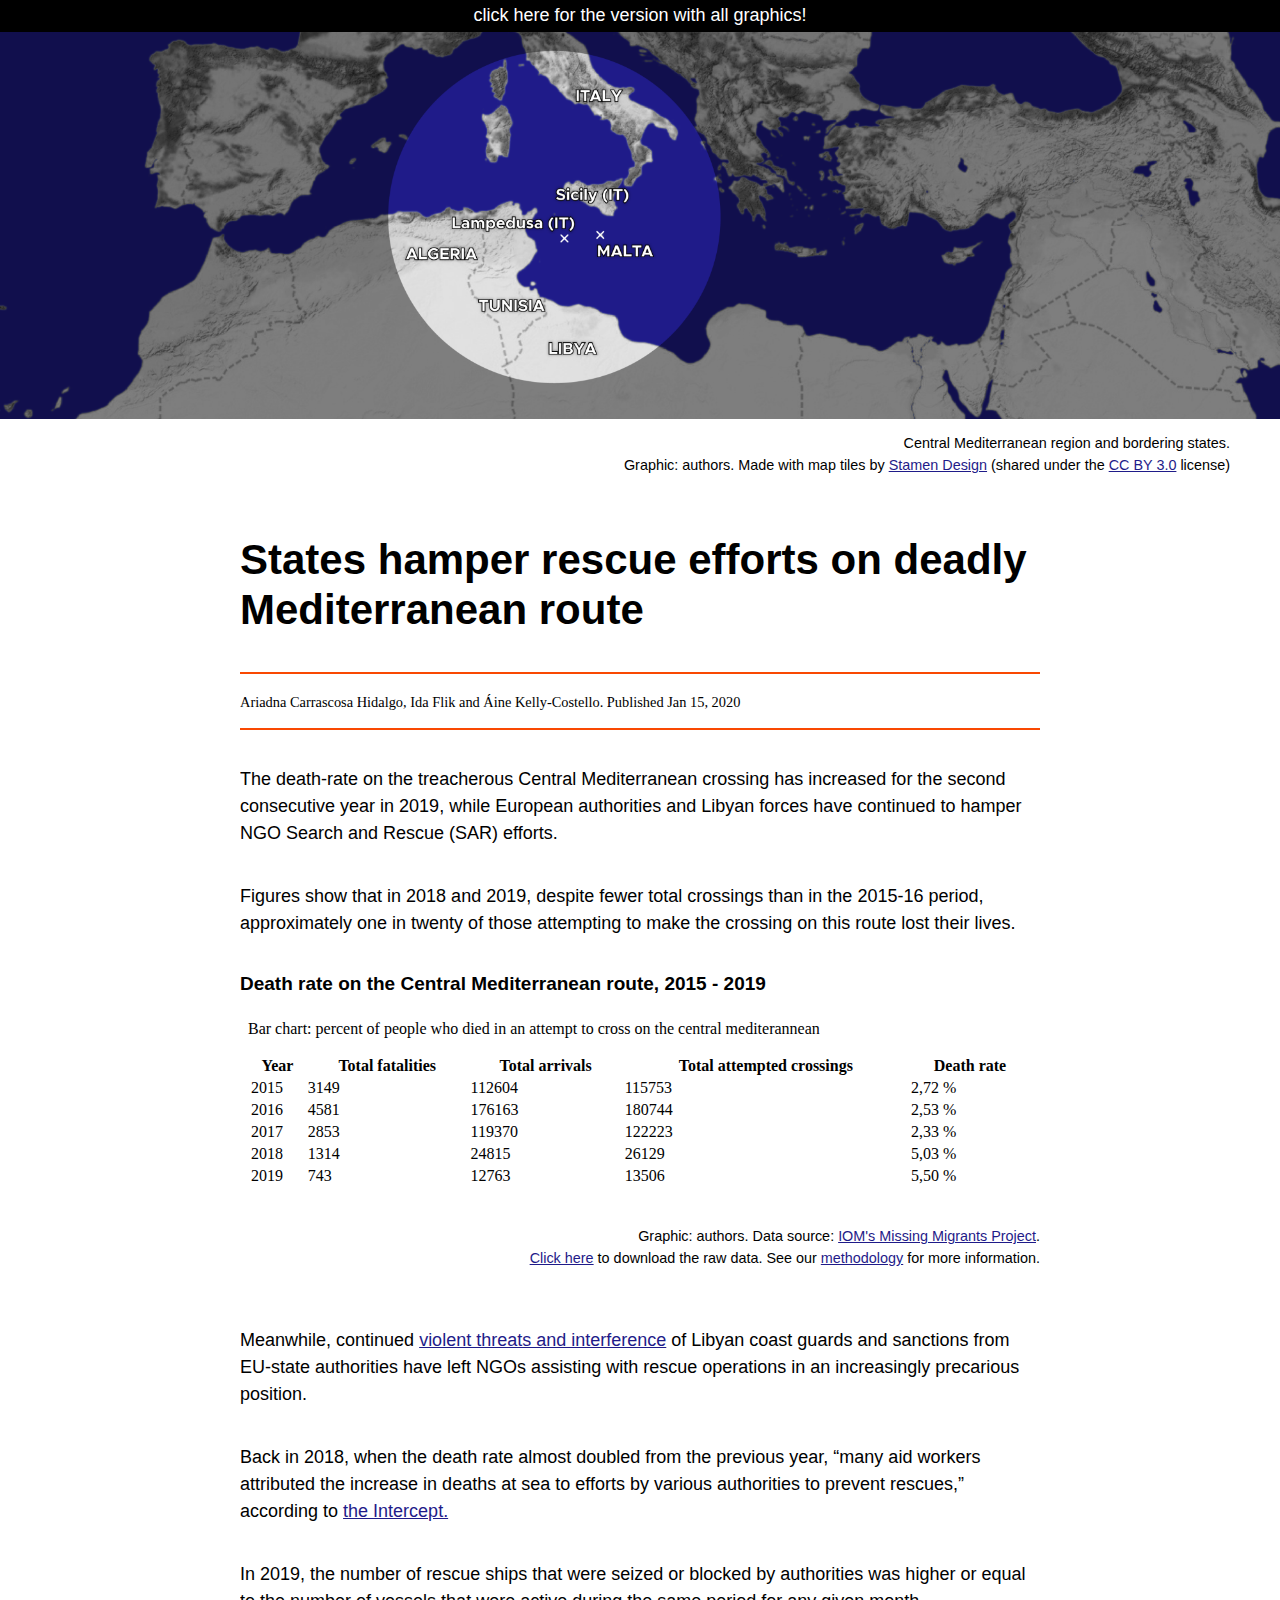
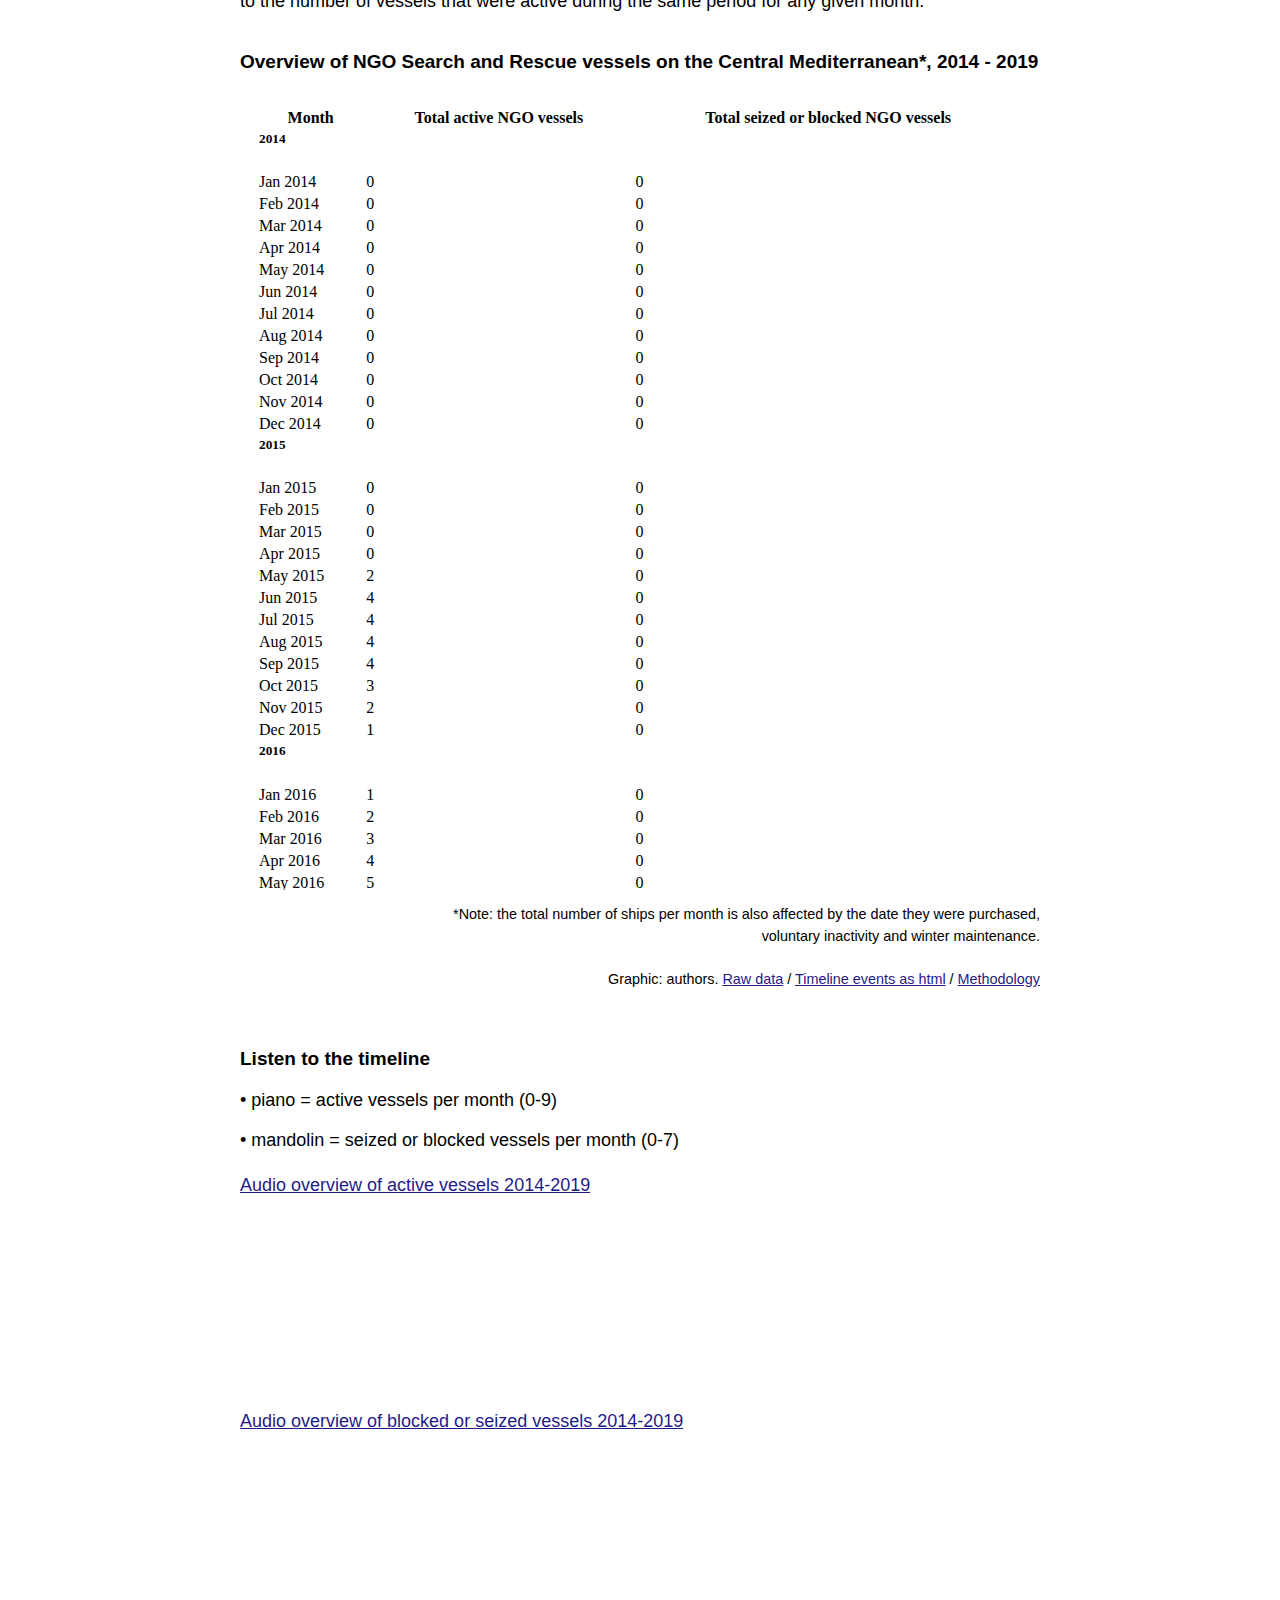
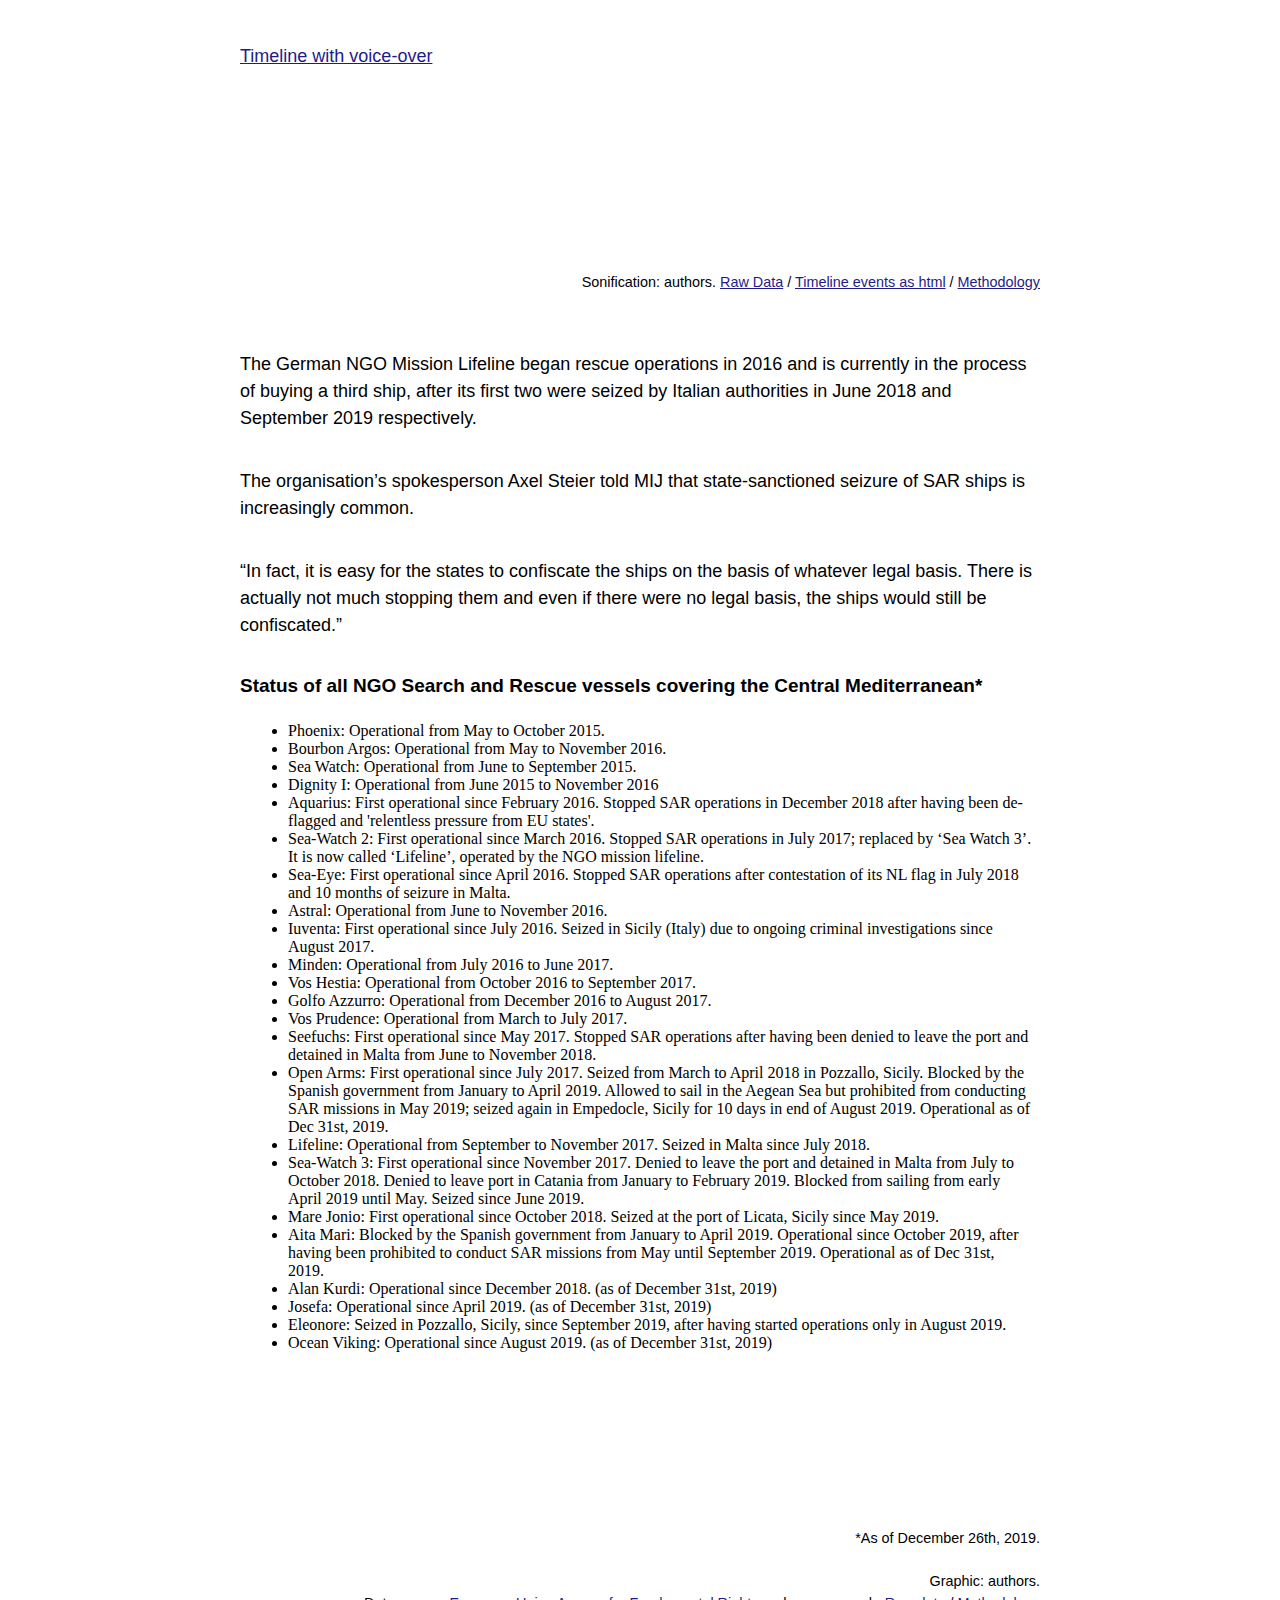
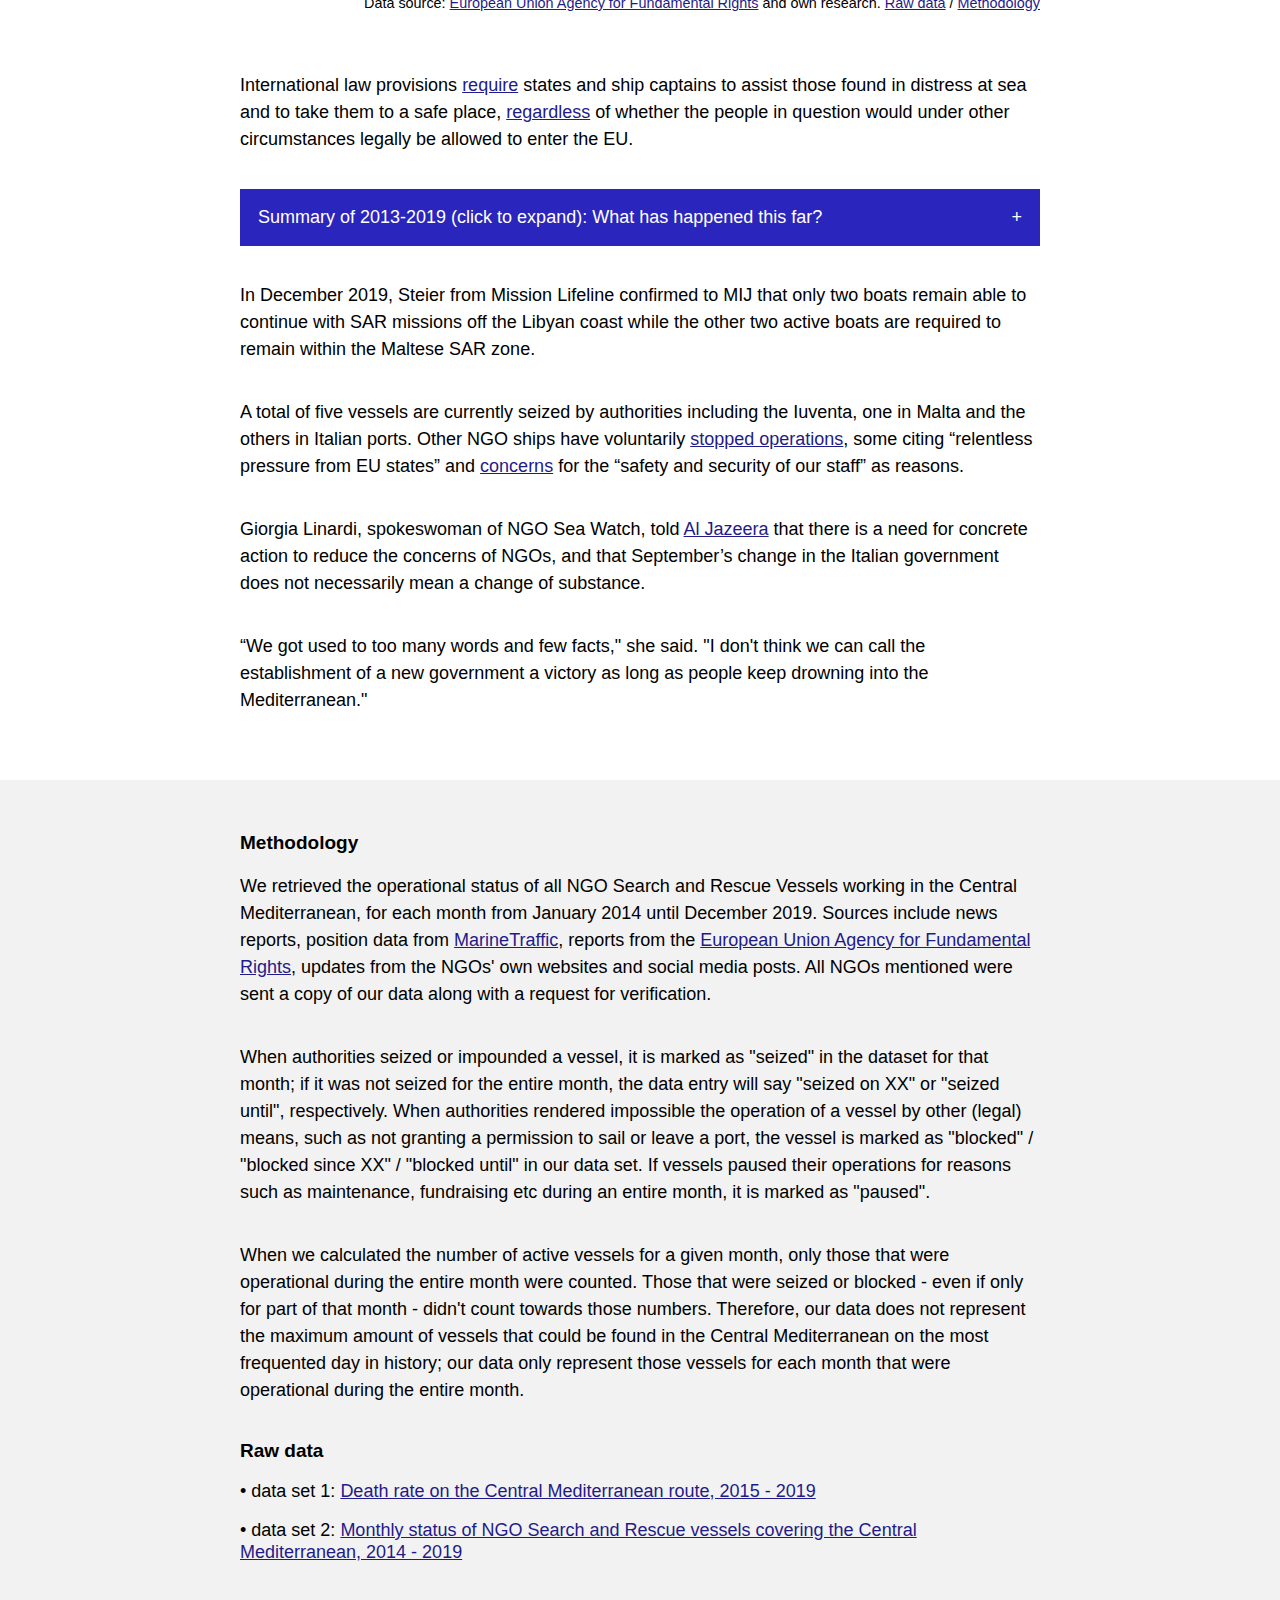
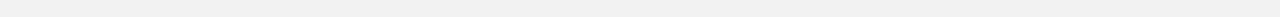
<file: index_screenreader.html>
<html>
  <head>
    <meta content="text/html; charset=utf-8" http-equiv="Content-Type">
     <link rel="stylesheet" media="screen" href="https://fontlibrary.org/face/metropolis" type="text/css"/>
    <link rel="stylesheet" href="style.css">
  </head>
<body>
    <div class="header"><a href="index.html">click here for the version with all graphics!</a></div>

    <div class="feature"><img alt="map of the mediterranean sea. The countries and waters of the region called 'central mediterranean' are highlighted and labelled; Those countries are: Italy (including its islands Lampedusa and Sicily), Malta, Libya, Tunisia and Algeria" src="map\map1.png"/>
      <p class="caption" style="text-align:right; font-size: 0.8em; padding:0px 50px; margin-bottom: 0px">Central Mediterranean region and bordering states. <br>Graphic: authors. Made with map tiles by <a href="http://stamen.com/">Stamen Design</a> (shared under the <a href="http://creativecommons.org/licenses/by/3.0" >CC BY 3.0</a> license)</p>
    </div>

    <div class="content" style="padding-top: 30px; padding-bottom: 30px;">

      <h1>States hamper rescue efforts on deadly Mediterranean route</h1>
      <hr style="margin-bottom:1em"><p class="byline">Ariadna Carrascosa Hidalgo, Ida Flik and Áine Kelly-Costello. Published Jan 15, 2020</p><hr>

      <p>The death-rate on the treacherous Central Mediterranean crossing has increased for the second consecutive year in 2019, while European authorities and Libyan forces have continued to hamper NGO Search and Rescue (SAR) efforts.
      </p>

      <p>Figures show that in 2018 and 2019, despite fewer total crossings than in the 2015-16 period, approximately one in twenty of those attempting to make the crossing on this route lost their lives.
      </p>

      <h2>Death rate on the Central Mediterranean route, 2015 - 2019</h2>
      <iframe style="width: 100%; height: 200px" src="d3 bar chart\longdesc_death_rate.html"></iframe>
        <p class="caption">Graphic: authors. Data source:
        <a href="https://missingmigrants.iom.int/region/mediterranean?migrant_route%5B%5D=1376">IOM's Missing Migrants Project</a>.
         <br><a href="https://github.com/idaflik/data/raw/master/Fatalities%20and%20Arrivals_Central%20Mediterranean.xls">Click here</a>
         to download the raw data. See our
         <a href="#methodology">methodology</a> for more information.
      </p>

      <p>
      Meanwhile, continued <a href="https://timesofmalta.com/articles/view/migrant-rescue-ship-alan-kurdi-threatened-by-libya-coastguards.744984">violent threats and interference</a> of Libyan coast guards and sanctions from EU-state authorities have left NGOs assisting with rescue operations in an increasingly precarious position.
      </p>

      <p>Back in 2018, when the death rate almost doubled from the previous year, “many aid workers attributed the increase in deaths at sea to efforts by various authorities to prevent rescues,” according to <a href="https://theintercept.com/2018/09/16/migrant-rescue-mediterranean-sea/ ">the Intercept.</a>
      </p>

      <p>In 2019, the number of rescue ships that were seized or blocked by authorities was higher or equal to the number of vessels that were active during the same period for any given month.
      </p>


      <h2>Overview of NGO Search and Rescue vessels on the Central Mediterranean*, 2014 - 2019</h2>


      <iframe style="width: 100%; height: 800px" src="line chart monthly\longdesc_timeline.html"></iframe>

      <p class="caption">*Note: the total number of ships per month is also affected by the date they were purchased, <br>voluntary inactivity and winter maintenance.<br><br>Graphic: authors. <a href="https://github.com/idaflik/data/raw/master/NGO%20Vessel%20Operational%20Status_monthly.xls">Raw data</a> / <a href="line chart monthly\events.html">Timeline events as html</a> / <a href="#methodology">Methodology</a>
      </p>

      <h3>Listen to the timeline</h3>

      <ul>
        <li>piano = active vessels per month (0-9)</li>
        <li>mandolin = seized or blocked vessels per month (0-7)</li>
      </ul>

      <h4><a href="https://soundcloud.com/user-367166208/timeline-of-active-vessels-2014-2019">Audio overview of active vessels 2014-2019</a></h4>

      <iframe width="100%" height="166" scrolling="no" frameborder="no" allow="autoplay" src="https://w.soundcloud.com/player/?url=https%3A//api.soundcloud.com/tracks/743889856&color=%23ff5500&auto_play=false&hide_related=false&show_comments=true&show_user=true&show_reposts=false&show_teaser=true"></iframe>

      <h4><a href="https://soundcloud.com/user-367166208/timeline-of-blocked-or-seized-vessels-2014-2019">Audio overview of blocked or seized vessels 2014-2019</a></h4>

      <iframe width="100%" height="166" scrolling="no" frameborder="no" allow="autoplay" src="https://w.soundcloud.com/player/?url=https%3A//api.soundcloud.com/tracks/743889901&color=%23ff5500&auto_play=false&hide_related=false&show_comments=true&show_user=true&show_reposts=false&show_teaser=true"></iframe>

      <h4><a href="https://soundcloud.com/user-367166208/timeline-with-voice-over-narration">Timeline with voice-over</a></h4>

      <iframe width="100%" height="166" scrolling="no" frameborder="no" allow="autoplay" src="https://w.soundcloud.com/player/?url=https%3A//api.soundcloud.com/tracks/743889631&color=%23ff5500&auto_play=false&hide_related=false&show_comments=true&show_user=true&show_reposts=false&show_teaser=true"></iframe>

      <p class="caption">
        Sonification: authors. <a href="https://github.com/idaflik/data/raw/master/NGO%20Vessel%20Operational%20Status_monthly.xls">Raw Data</a> / <a href="line chart monthly\events.html">Timeline events as html</a> / <a href="#methodology">Methodology</a>
      </p>

      <p>The German NGO Mission Lifeline began rescue operations in 2016 and is currently in the process of buying a third ship, after its first two were seized by Italian authorities in June 2018 and September 2019 respectively.
      </p>

      <p>The organisation’s spokesperson Axel Steier told MIJ that state-sanctioned seizure of SAR ships is increasingly common.
      </p>

      <p>“In fact, it is easy for the states to confiscate the ships on the basis of whatever legal basis.
  There is actually not much stopping them and even if there were no legal basis, the ships
  would still be confiscated.”
      </p>


      <h2>Status of all NGO Search and Rescue vessels covering the Central Mediterranean*</h2>


    <iframe style="width: 100%; height: 800px"  src="gallery\longdesc_gallery.html"></iframe>

    <p class="caption">*As of December 26th, 2019.<br><br>Graphic: authors. <br>Data source: <a href="https://fra.europa.eu/en/publication/2019/2019-update-ngos-sar-activities">European Union Agency for Fundamental Rights</a> and own research.
       <a href="https://github.com/idaflik/data/raw/master/NGO%20Vessel%20Operational%20Status_monthly.xls">Raw data</a> / <a href="#methodology">Methodology</a>
    </p>

    <p>International law provisions <a target="_blank" href="https://fra.europa.eu/en/node/27683">require</a> states and ship captains to assist those found in distress at sea and to take them to a safe place, <a target="_blank" href="https://www.infomigrants.net/en/post/21314/sea-rescue-what-the-law-says">regardless</a> of whether the people in question would under other circumstances legally be allowed to enter the EU.
    </p>

    <button type="button" class="collapsible">Summary of 2013-2019 (click to expand): What has happened this far? </button>
    <div class="collapsible_content" style="margin-bottom: 2em">
      <p>Saving lives in the Mediterranean was not always so fraught.
      </p>

      <p>After over 360 migrants <a target="_blank" href="https://www.bbc.com/news/world-europe-24866338">drowned</a> off the coast of Italian island Lampedusa in October 2013, Italian authorities launched a year-long <a target="_blank" href="http://www.marina.difesa.it/EN/operations/Pagine/MareNostrum.aspx">operation</a> with funding from the European commission, focusing on “safeguarding human life at sea” and “bringing to justice human traffickers and migrant smugglers.”
      </p>

      <p>Operation Mare Nostrum, as it was known, was <a target="_blank" href="https://www.iom.int/news/iom-applauds-italys-life-saving-mare-nostrum-operation-not-migrant-pull-factor">praised</a> by the International Organisation for Migration for its success in rescuing 150,000 migrants in the Mediterranean, and, according to <a target="_blank" href="https://www.washingtonpost.com/news/worldviews/wp/2015/04/20/italy-ran-an-operation-that-save-thousands-of-migrants-from-drowning-in-the-mediterranean-why-did-it-stop/">reporting</a> from the Washington Post, it additionally provided medical treatment, shelter, food and legal aid to migrants.
      </p>

      <p>When other EU States declined to assist in its continued funding, the operation was replaced by a greatly scaled-back programme, Operation Triton, run by border patrol agency Frontex, focussing on border control and <a target="_blank" href="https://www.theguardian.com/world/2015/apr/15/eu-states-migrant-rescue-operations-mediterranean ">ending</a> proactive SAR efforts within the <a target="_blank" href="https://theintercept.com/2017/04/01/europe-keeps-its-rescue-ships-far-from-the-coast-of-libya-where-thousands-of-refugees-have-drowned/ ">deadliest</a> zone off the Libyan coast.
      </p>

      <p>It was in this context of lacking state-administered SAR programmes that NGOs began their involvement with ship rescue missions in the Mediterranean, starting in 2015.
      </p>

      <p>At least a dozen organisations have been involved in carrying out SAR missions since then, and have rescued <a target="_blank" href="http://www.guardiacostiera.gov.it/attivita/Pages/Ricerca.aspx">99526 people</a> between 2016 and 2019.
      </p>

      <p>The first seizure of an NGO rescue ship took place in August 2017, when Italian authorities seized the Iuventa on the island of Lampedusa. The ship’s crew were accused of colluding with smugglers, a claim the ship’s NGO <a target="_blank" href="https://jugendrettet.org/f/files/PM_090718_ENGL_web.pdf ">denies</a>.
      </p>

      <p>This was the first in a <a target="_blank" href="https://fra.europa.eu/sites/default/files/fra_uploads/fra-2019-ngos-search-rescue-mediterranean-table-2_en.pdf">litany</a> of state-sanctioned seizures and blockages, mainly by Italian--but also by Spanish and Maltese--authorities, effectively deterring civil sea rescuing efforts in the Central Mediterranean.
      </p>

      <p>Most of the SAR NGOs in the Mediterranean <atarget="_blank" href="https://www.ecre.org/interview-ready-to-rescue-caught-up-in-politics/">focus their operations</a> on the area where international waters begin, 22 kilometers off the Libyan coast.

      </p><p>

      But multiple NGOs thought it necessary to <a target="_blank" href="https://www.theafricancourier.de/uncategorized/ngos-stop-refugee-rescue-operations-off-libyan-coast/">suspend</a> their efforts there in 2017.

      </p><p>

      In addition to patrolling and allegedly <a target="_blank" href="https://www.theguardian.com/world/2019/aug/04/drones-replace-patrol-ships-mediterranean-fears-more-migrant-deaths-eu">forcing boats back</a> to Libya within the 22 km zone of their national waters, Libyan coast guards have extended their presence and activity <a target="_blank" href="https://www.hrw.org/news/2017/06/19/eu-shifting-rescue-libya-risks-lives">into international territories</a>, encouraged by Italy and the EU. Migrants pulled back to Libya are placed in detention centres, where according to a 2016 <a target="_blank" href="https://www.ohchr.org/Documents/Countries/LY/DetainedAndDehumanised_en.pdf">UN report</a>, detainees are subjected to arbitrary detention, torture, unlawful killings and sexual exploitation and other ill-treatment.

      </p><p>

      EU training of the Libyan coast guard was <a target="_blank" href="http://www.europarl.europa.eu/legislative-train/theme-towards-a-new-policy-on-migration/file-eunavfor-med-operation-sophia">agreed to</a> already in June 2016, and in May 2017, Italy would begin <a href="https://www.hrw.org/news/2017/06/19/eu-shifting-rescue-libya-risks-lives">transferring</a> its SAR responsibilities to the country—a trend which continued when the official Libyan SAR zone was <a target="_blank" href="https://www.hrw.org/news/2018/07/25/eu/italy/libya-disputes-over-rescues-put-lives-risk">expanded</a> the following year. </p><p>


      It was not until November 2019 that EU officials <a target="_blank" href="https://www.theguardian.com/uk-news/2019/nov/20/migrants-detained-in-libya-for-profit-leaked-eu-report-reveals">admitted</a> in a leaked paper that monitoring of Libyan coast guard activities is impossible, that the migrant detention centres are a profitable business model, and that widespread human rights violations, deaths, unexplained disappearances, bribery and corruption still take place within the centres. </p>
      <p>

     During this past year, Italy announced <a target="_blank" href="https://www.theguardian.com/world/2019/jun/15/italy-adopts-decree-that-could-fine-migrant-rescue-ngo-aid-up-to-50000">laws</a> barring SAR ships from entering Italian ports in June, which it strengthened in August to include <a href="https://news.un.org/en/story/2019/08/1043751">fines</a> of up to €1 million and <a target="_blank" href="https://mission-lifeline.de/missionen/">prison sentences</a> for failure to cooperate with the authorities.   </p><p>

     The next month, Italy’s Five Star Movement government lost support and Luciana Lamorgese became Italy’s new Minister of Interior, <a target="_blank" href="https://www.theguardian.com/world/2019/sep/04/matteo-salvini-replaced-by-migration-specialist-in-new-italy-coalition">replacing</a> Salvini, far-right Minister of Interior and the face of Italy’s anti-immigrant policies. She was received with some <a target="_blank" href="https://www.aljazeera.com/news/2019/09/salvini-italy-migration-policy-190910121122318.html">hope</a> by SAR NGOs, who believed she would soften the recently implemented policies. </p>
    </div>



    <p>In December 2019, Steier from Mission Lifeline confirmed to MIJ that only two boats remain able to continue with SAR missions off the Libyan coast while the other two active boats are required to remain within the Maltese SAR zone. </p><p>


    A total of five vessels are currently seized by authorities including the Iuventa, one in Malta and the others in Italian ports. Other NGO ships have voluntarily <a target="_blank" href="https://www.aljazeera.com/news/2018/12/refugee-ship-aquarius-stop-rescue-mission-mediterranean-181207062845983.html">stopped operations</a>, some citing “relentless pressure from EU states” and <a target="_blank" href="https://www.savethechildren.org/us/what-we-do/emergency-response/rescue-at-sea">concerns</a> for the “safety and security of our staff” as reasons.
     </p><p>


    Giorgia Linardi, spokeswoman of NGO Sea Watch, told <a target="_blank" href="https://www.aljazeera.com/news/2019/09/salvini-italy-migration-policy-190910121122318.html ">Al Jazeera</a> that there is a need for concrete action to reduce the concerns of NGOs, and that September’s change in the Italian government does not necessarily mean a change of substance.
     </p><p>

    “We got used to too many words and few facts," she said. "I don't think we can call the establishment of a new government a victory as long as people keep drowning into the Mediterranean."
  </p>

    </div>

    <div class="footer">
      <div class="content" id="methodology">

      <h2>Methodology</h2>
      <p>We retrieved the operational status of all NGO Search and Rescue Vessels working in the Central Mediterranean, for each month from January 2014 until December 2019. Sources include news reports, position data from <a href="www.marinetraffic.com">MarineTraffic</a>, reports from the <a href="https://fra.europa.eu/en/publication/2019/2019-update-ngos-sar-activities">European Union Agency for Fundamental Rights</a>, updates from the NGOs' own websites and social media posts. All NGOs mentioned were sent a copy of our data along with a request for verification.
      </p>
      <p>When authorities seized or impounded a vessel, it is marked as "seized" in the dataset for that month; if it was not seized for the entire month, the data entry will say "seized on XX" or "seized until", respectively. When authorities rendered impossible the operation of a vessel by other (legal) means, such as not granting a permission to sail or leave a port, the vessel is marked as "blocked" / "blocked since XX" / "blocked until" in our data set. If vessels paused their operations for reasons such as maintenance, fundraising etc during an entire month, it is marked as "paused".</p>
      <p>When we calculated the number of active vessels for a given month, only those that were operational during the entire month were counted. Those that were seized or blocked - even if only for part of that month - didn't count towards those numbers. Therefore, our data does not represent the maximum amount of vessels that could be found in the Central Mediterranean on the most frequented day in history; our data only represent those vessels for each month that were operational during the entire month.
      </p>

      <h2>Raw data</h2>
      <ul>
        <li>data set 1: <a href="https://github.com/idaflik/data/raw/master/Fatalities%20and%20Arrivals_Central%20Mediterranean.xls">Death rate on the Central Mediterranean route, 2015 - 2019</a></li>
        <li>data set 2: <a href="https://github.com/idaflik/data/raw/master/NGO%20Vessel%20Operational%20Status_monthly.xls">Monthly status of NGO Search and Rescue vessels covering the Central Mediterranean, 2014 - 2019</a></li>
      </ul>

      </div>

    </div>
  <script src="index.js"></script>
  </body>
</html>
</file>
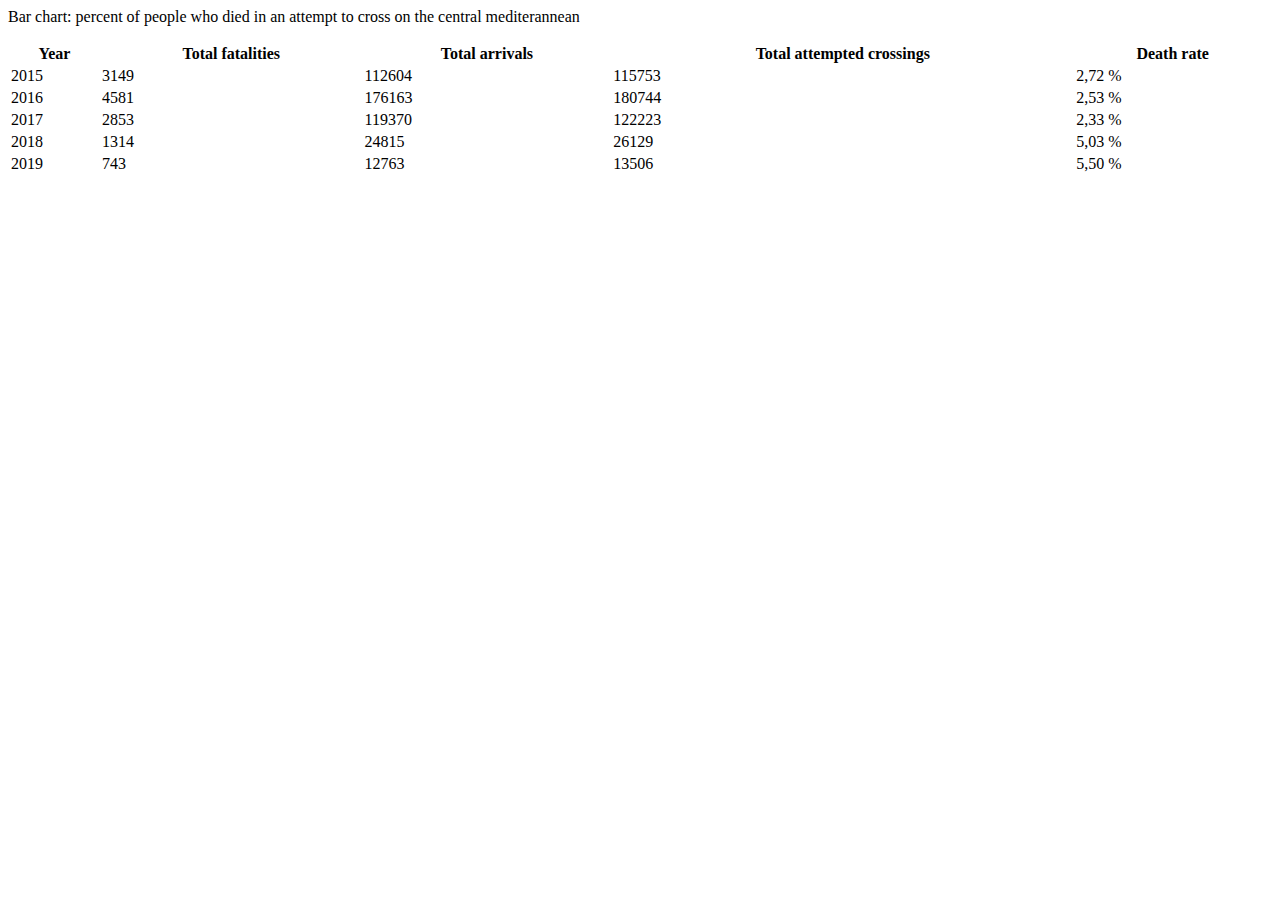
<file: d3 bar chart/longdesc_death_rate.html>
<html>
<body>
<p>Bar chart: percent of people who died in an attempt to cross on the central mediterannean</p>
  <table style="width:100%">
    <tr><th>Year</th><th>Total fatalities</th><th>Total arrivals</th><th>Total attempted crossings</th><th>Death rate</th></tr>
    <tr><td>2015</td><td>3149</td><td>112604</td><td>115753</td><td>2,72 %</td></tr>
    <tr><td>2016</td><td>4581</td><td>176163</td><td>180744</td><td>2,53 %</td></tr>
    <tr><td>2017</td><td>2853</td><td>119370</td><td>122223</td><td>2,33 %</td></tr>
    <tr><td>2018</td><td>1314</td><td>24815</td><td>26129</td><td>5,03 %</td></tr>
    <tr><td>2019</td><td>743</td><td>12763</td><td>13506</td><td>5,50 %</td></tr>


</body>
</html>
</file>
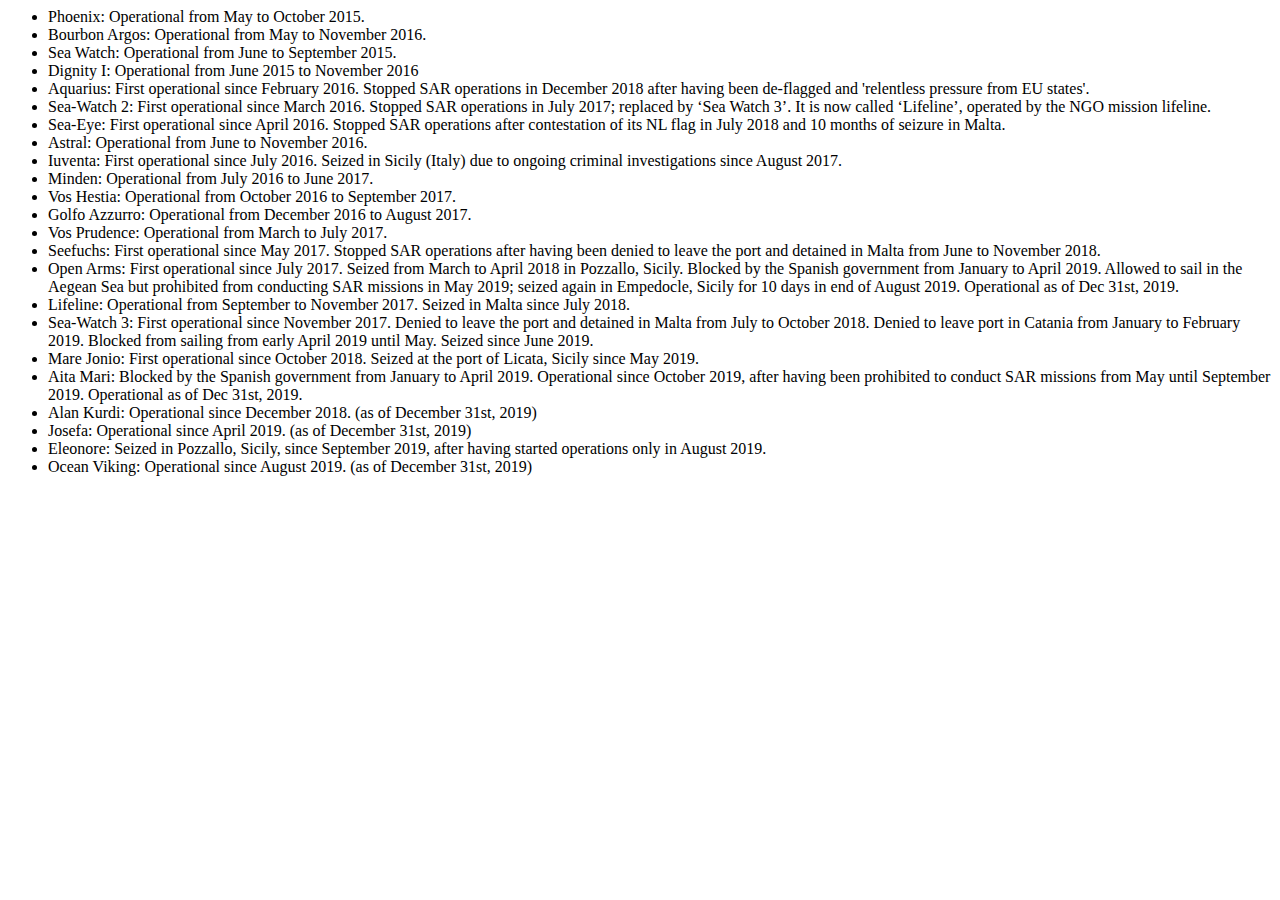
<file: gallery/longdesc_gallery.html>
<html>

<body>
<div>
  <ul>

    <li>Phoenix: Operational from May to October 2015.</li>
    <li>Bourbon Argos: Operational from May to November 2016.</li>
    <li>Sea Watch: Operational from June to September 2015.</li>
    <li>Dignity I: Operational from June 2015 to November 2016</li>
    <li>Aquarius: First operational since February 2016. Stopped SAR operations in December 2018 after having been de-flagged and 'relentless pressure from EU states'.</li>
    <li>Sea-Watch 2: First operational since March 2016. Stopped SAR operations in July 2017; replaced by ‘Sea Watch 3’. It is now called ‘Lifeline’, operated by the NGO mission lifeline.</li>
    <li>Sea-Eye: First operational since April 2016. Stopped SAR operations after contestation of its NL flag in July 2018 and 10 months of seizure in Malta.</li>
    <li>Astral: Operational from June to November 2016.</li>
    <li>Iuventa: First operational since July 2016. Seized in Sicily (Italy) due to ongoing criminal investigations since August 2017.</li>
    <li>Minden: Operational from July 2016 to June 2017.</li>
    <li>Vos Hestia: Operational from October 2016 to September 2017.</li>
    <li>Golfo Azzurro: Operational from December 2016 to August 2017.</li>
    <li>Vos Prudence: Operational from March to July 2017.</li>
    <li>Seefuchs: First operational since May 2017. Stopped SAR operations after having been denied to leave the port and detained in Malta from June to November 2018.</li>
    <li>Open Arms: First operational since July 2017. Seized from March to April 2018 in Pozzallo, Sicily. Blocked by the Spanish government from January to April 2019. Allowed to sail in the Aegean Sea but prohibited from conducting SAR missions in May 2019; seized again in Empedocle, Sicily for 10 days in end of August 2019. Operational as of Dec 31st, 2019.</li>
    <li>Lifeline: Operational from September to November 2017. Seized in Malta since July 2018.</li>
    <li>Sea-Watch 3: First operational since November 2017. Denied to leave the port and detained in Malta from July to October 2018. Denied to leave port in Catania from January to February 2019. Blocked from sailing from early April 2019 until May. Seized since June 2019.</li>
    <li>Mare Jonio: First operational since October 2018. Seized at the port of Licata, Sicily since May 2019.</li>
    <li>Aita Mari: Blocked by the Spanish government from January to April 2019. Operational since October 2019, after having been prohibited to conduct SAR missions from May until September 2019. Operational as of Dec 31st, 2019.</li>
    <li>Alan Kurdi: Operational since December 2018. (as of December 31st, 2019)</li>
    <li>Josefa: Operational since April 2019. (as of December 31st, 2019)</li>
    <li>Eleonore: Seized in Pozzallo, Sicily, since September 2019, after having started operations only in August 2019.
    <li>Ocean Viking: Operational since August 2019. (as of December 31st, 2019)</li>
  </ul>
</div>


</body>
</html>
</file>
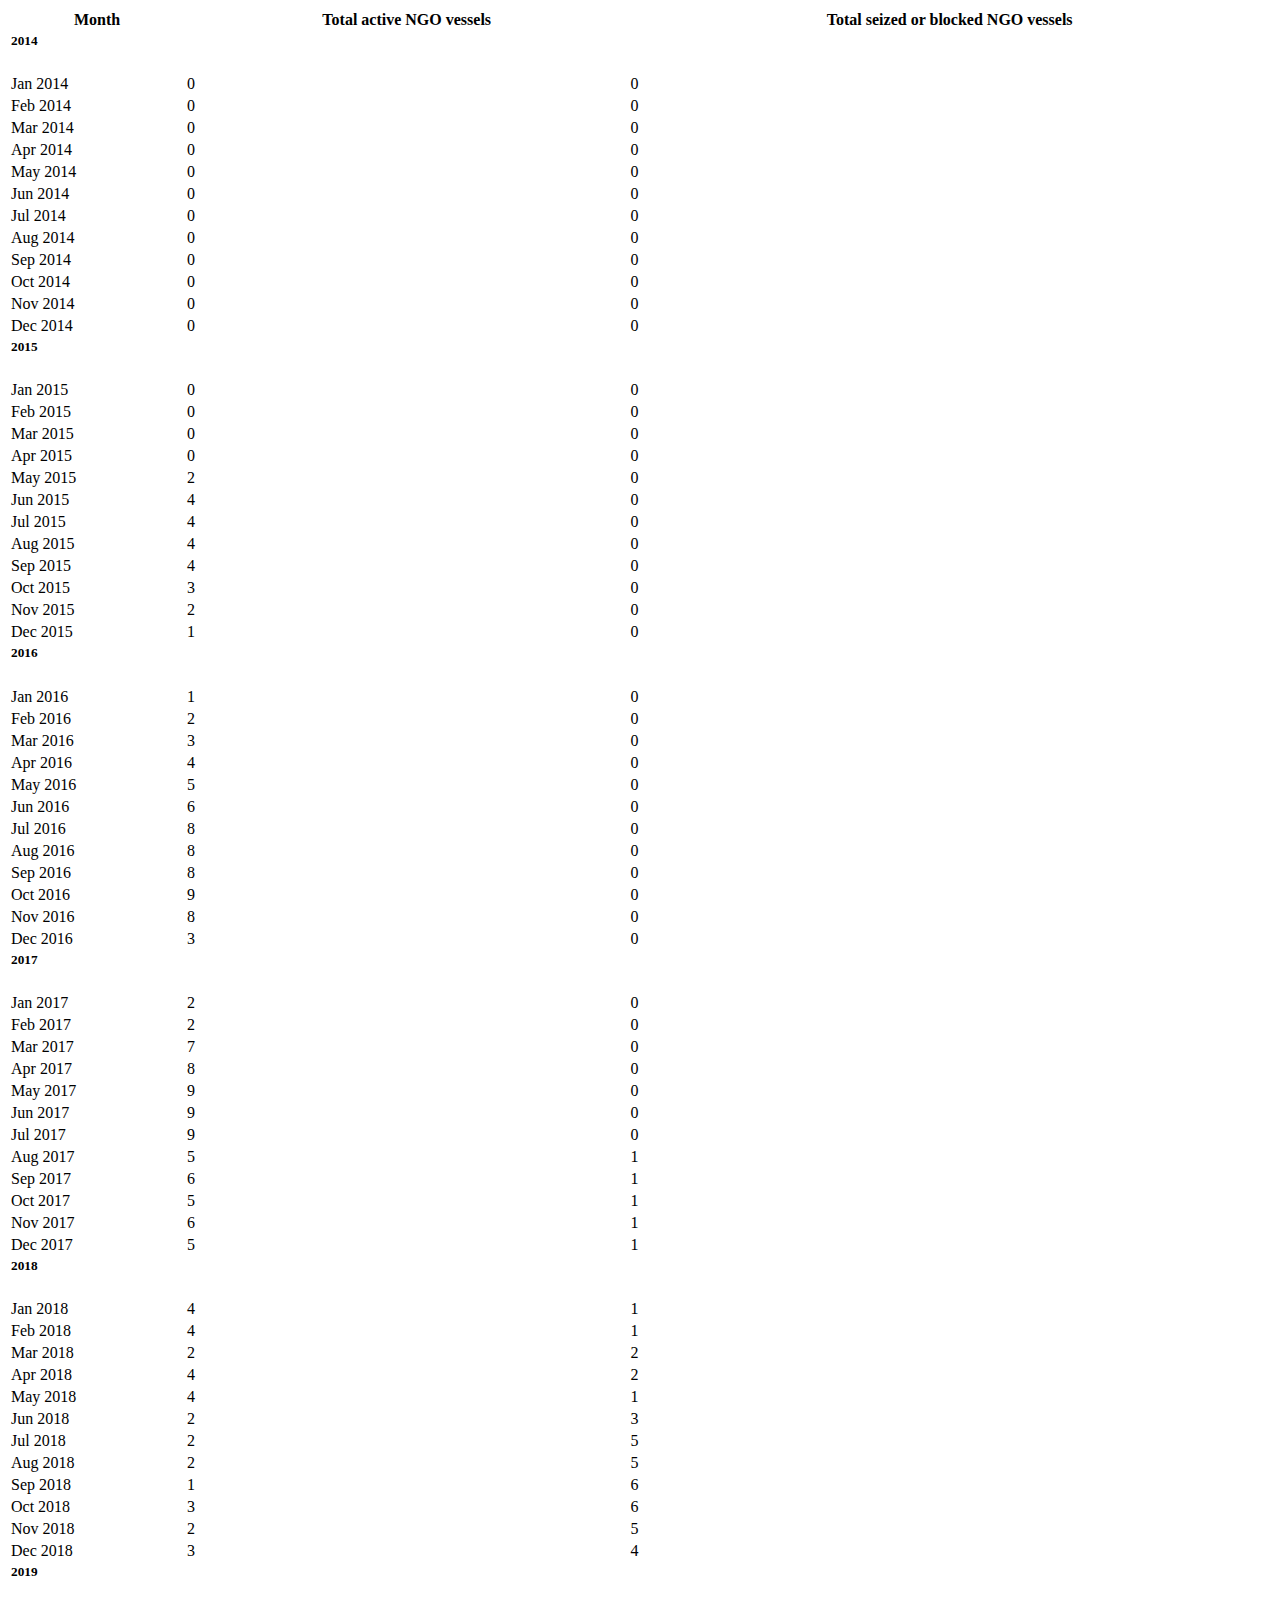
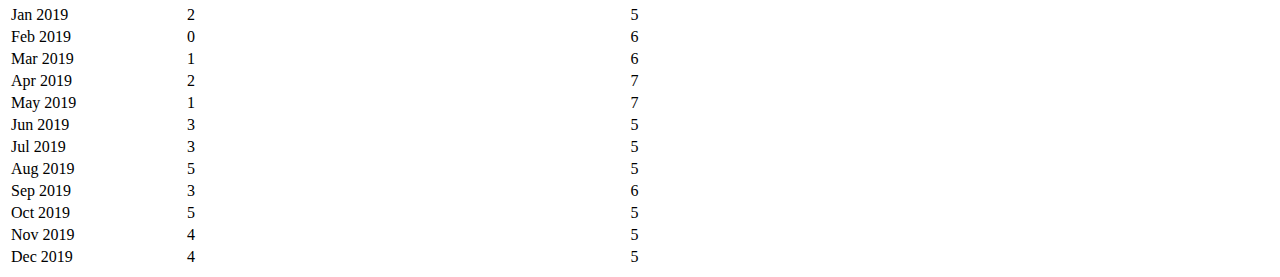
<file: line chart monthly/data.html>
<html>
<head>
  <meta content="text/html; charset=utf-8" http-equiv="Content-Type">
</head>

<body>
<table style="width:100%">
  <tr><th>Month</th><th>Total active NGO vessels</th><th>Total seized or blocked NGO vessels</th></tr>
  <tr><td><h5>2014</h5></td><td></td><td></td></tr>
  <tr><td>Jan 2014</td><td>0</td><td>0</td></tr>
  <tr><td>Feb 2014</td><td>0</td><td>0</td></tr>
  <tr><td>Mar 2014</td><td>0</td><td>0</td></tr>
  <tr><td>Apr 2014</td><td>0</td><td>0</td></tr>
  <tr><td>May 2014</td><td>0</td><td>0</td></tr>
  <tr><td>Jun 2014</td><td>0</td><td>0</td></tr>
  <tr><td>Jul 2014</td><td>0</td><td>0</td></tr>
  <tr><td>Aug 2014</td><td>0</td><td>0</td></tr>
  <tr><td>Sep 2014</td><td>0</td><td>0</td></tr>
  <tr><td>Oct 2014</td><td>0</td><td>0</td></tr>
  <tr><td>Nov 2014</td><td>0</td><td>0</td></tr>
  <tr><td>Dec 2014</td><td>0</td><td>0</td></tr>
  <tr><td><h5>2015</h5></td><td></td><td></td></tr>
  <tr><td>Jan 2015</td><td>0</td><td>0</td></tr>
  <tr><td>Feb 2015</td><td>0</td><td>0</td></tr>
  <tr><td>Mar 2015</td><td>0</td><td>0</td></tr>
  <tr><td>Apr 2015</td><td>0</td><td>0</td></tr>
  <tr><td>May 2015</td><td>2</td><td>0</td></tr>
  <tr><td>Jun 2015</td><td>4</td><td>0</td></tr>
  <tr><td>Jul 2015</td><td>4</td><td>0</td></tr>
  <tr><td>Aug 2015</td><td>4</td><td>0</td></tr>
  <tr><td>Sep 2015</td><td>4</td><td>0</td></tr>
  <tr><td>Oct 2015</td><td>3</td><td>0</td></tr>
  <tr><td>Nov 2015</td><td>2</td><td>0</td></tr>
  <tr><td>Dec 2015</td><td>1</td><td>0</td></tr>
  <tr><td><h5>2016</h5></td><td></td><td></td></tr>
  <tr><td>Jan 2016</td><td>1</td><td>0</td></tr>
  <tr><td>Feb 2016</td><td>2</td><td>0</td></tr>
  <tr><td>Mar 2016</td><td>3</td><td>0</td></tr>
  <tr><td>Apr 2016</td><td>4</td><td>0</td></tr>
  <tr><td>May 2016</td><td>5</td><td>0</td></tr>
  <tr><td>Jun 2016</td><td>6</td><td>0</td></tr>
  <tr><td>Jul 2016</td><td>8</td><td>0</td></tr>
  <tr><td>Aug 2016</td><td>8</td><td>0</td></tr>
  <tr><td>Sep 2016</td><td>8</td><td>0</td></tr>
  <tr><td>Oct 2016</td><td>9</td><td>0</td></tr>
  <tr><td>Nov 2016</td><td>8</td><td>0</td></tr>
  <tr><td>Dec 2016</td><td>3</td><td>0</td></tr>
  <tr><td><h5>2017</h5></td><td></td><td></td></tr>
  <tr><td>Jan 2017</td><td>2</td><td>0</td></tr>
  <tr><td>Feb 2017</td><td>2</td><td>0</td></tr>
  <tr><td>Mar 2017</td><td>7</td><td>0</td></tr>
  <tr><td>Apr 2017</td><td>8</td><td>0</td></tr>
  <tr><td>May 2017</td><td>9</td><td>0</td></tr>
  <tr><td>Jun 2017</td><td>9</td><td>0</td></tr>
  <tr><td>Jul 2017</td><td>9</td><td>0</td></tr>
  <tr><td>Aug 2017</td><td>5</td><td>1</td></tr>
  <tr><td>Sep 2017</td><td>6</td><td>1</td></tr>
  <tr><td>Oct 2017</td><td>5</td><td>1</td></tr>
  <tr><td>Nov 2017</td><td>6</td><td>1</td></tr>
  <tr><td>Dec 2017</td><td>5</td><td>1</td></tr>
  <tr><td><h5>2018</h5></td><td></td><td></td></tr>
  <tr><td>Jan 2018</td><td>4</td><td>1</td></tr>
  <tr><td>Feb 2018</td><td>4</td><td>1</td></tr>
  <tr><td>Mar 2018</td><td>2</td><td>2</td></tr>
  <tr><td>Apr 2018</td><td>4</td><td>2</td></tr>
  <tr><td>May 2018</td><td>4</td><td>1</td></tr>
  <tr><td>Jun 2018</td><td>2</td><td>3</td></tr>
  <tr><td>Jul 2018</td><td>2</td><td>5</td></tr>
  <tr><td>Aug 2018</td><td>2</td><td>5</td></tr>
  <tr><td>Sep 2018</td><td>1</td><td>6</td></tr>
  <tr><td>Oct 2018</td><td>3</td><td>6</td></tr>
  <tr><td>Nov 2018</td><td>2</td><td>5</td></tr>
  <tr><td>Dec 2018</td><td>3</td><td>4</td></tr>
  <tr><td><h5>2019</h5></td><td></td><td></td></tr>
  <tr><td>Jan 2019</td><td>2</td><td>5</td></tr>
  <tr><td>Feb 2019</td><td>0</td><td>6</td></tr>
  <tr><td>Mar 2019</td><td>1</td><td>6</td></tr>
  <tr><td>Apr 2019</td><td>2</td><td>7</td></tr>
  <tr><td>May 2019</td><td>1</td><td>7</td></tr>
  <tr><td>Jun 2019</td><td>3</td><td>5</td></tr>
  <tr><td>Jul 2019</td><td>3</td><td>5</td></tr>
  <tr><td>Aug 2019</td><td>5</td><td>5</td></tr>
  <tr><td>Sep 2019</td><td>3</td><td>6</td></tr>
  <tr><td>Oct 2019</td><td>5</td><td>5</td></tr>
  <tr><td>Nov 2019</td><td>4</td><td>5</td></tr>
  <tr><td>Dec 2019</td><td>4</td><td>5</td></tr>
</table>
</body>
</html>
</file>
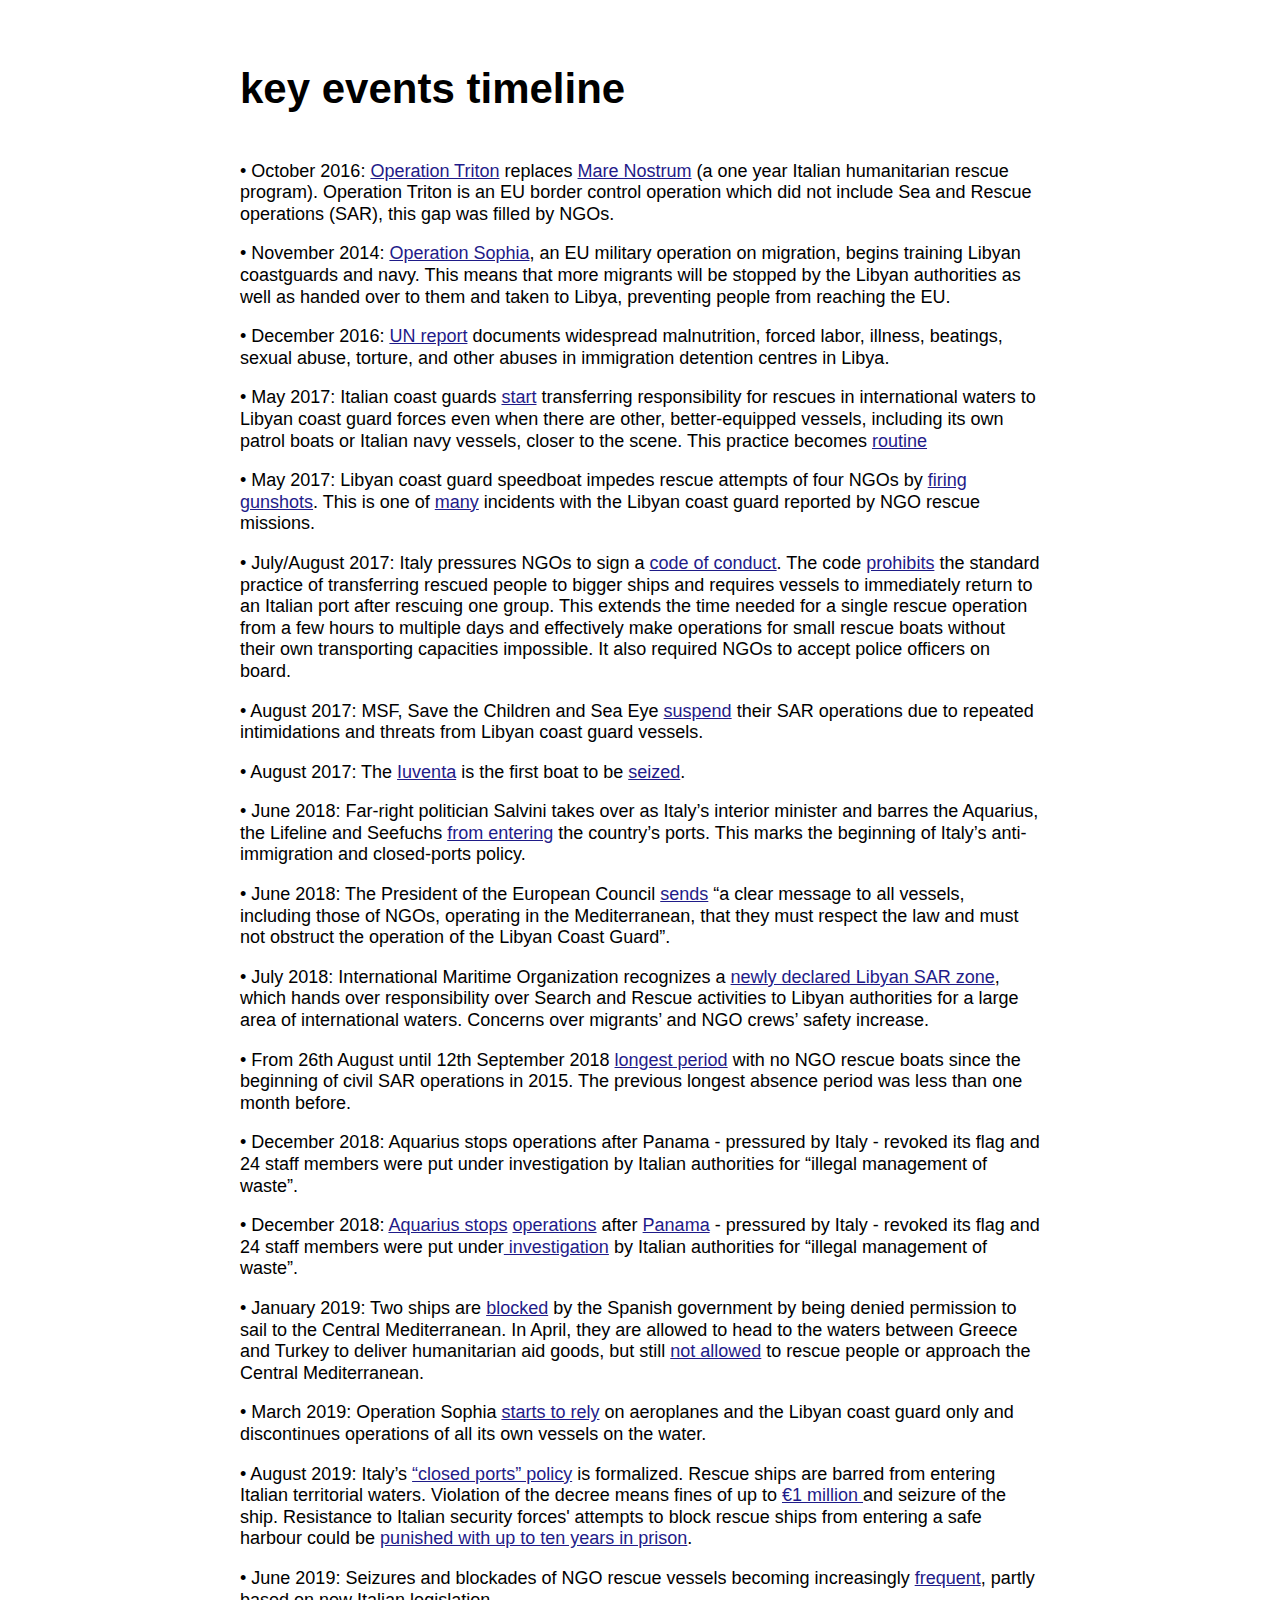
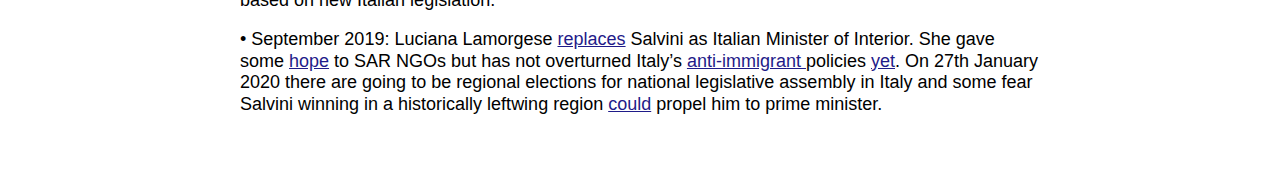
<file: line chart monthly/events.html>
<html>
<head>
  <meta content="text/html; charset=utf-8" http-equiv="Content-Type">
  <link rel="stylesheet" href="../style.css">
  <link rel="stylesheet" media="screen" href="https://fontlibrary.org/face/metropolis" type="text/css"/>
</head>

<body class="content">

<h1>key events timeline</h1>
  <ul>
    <li>October 2016:  <a href="https://frontex.europa.eu/media-centre/focus/joint-operation-triton-italy--ekKaes">Operation Triton</a> replaces <a href="http://www.marina.difesa.it/EN/operations/Pagine/MareNostrum.aspx">Mare Nostrum</a> (a one year Italian  humanitarian rescue program). Operation Triton is an EU border control operation which did not include Sea and Rescue operations (SAR), this gap was filled by NGOs.
    </li>
    <li>November 2014: <a href="https://www.operationsophia.eu/about-us/">Operation Sophia</a>, an EU military operation on migration, begins training Libyan coastguards and navy. This means that more migrants will be stopped by the Libyan authorities as well as handed over to them and taken to Libya, preventing people from reaching the EU.  </li>
    <li>December 2016: <a href="http://www.ohchr.org/Documents/Countries/LY/DetainedAndDehumanised_en.pdf">UN report</a> documents widespread malnutrition, forced labor, illness, beatings, sexual abuse, torture, and other abuses in immigration detention centres in Libya.
    </li>
    <li>May 2017: Italian coast guards <a href="https://www.hrw.org/news/2017/06/19/eu-shifting-rescue-libya-risks-lives">start</a> transferring responsibility for rescues in international waters to Libyan coast guard forces even when there are other, better-equipped vessels, including its own patrol boats or Italian navy vessels, closer to the scene. This practice becomes <a href="https://www.hrw.org/news/2018/07/25/eu/italy/libya-disputes-over-rescues-put-lives-risk">routine</a></li>
    <li>May 2017: Libyan coast guard speedboat impedes rescue attempts of four NGOs by <a href="https://www.pri.org/stories/2017-05-24/libya-s-coast-guard-further-endangering-migrants-crossing-mediterranean">firing gunshots</a>. This is one of <a href="https://www.hrw.org/news/2018/07/25/eu/italy/libya-disputes-over-rescues-put-lives-risk">many</a> incidents with the Libyan coast guard reported by NGO rescue missions.
    </li>
    <li>July/August 2017: Italy pressures NGOs to sign a <a href="https://www.euronews.com/2017/08/03/text-of-italys-code-of-conduct-for-ngos-involved-in-migrant-rescue">code of conduct</a>. The code <a href="https://www.buzzfeednews.com/article/rosebuchanan/this-is-why-ngos-say-its-getting-harder-to-save-peoples">prohibits</a> the standard practice of transferring rescued people to bigger ships and requires vessels to immediately return to an Italian port after rescuing one group. This extends the time needed for a single rescue operation from a few hours to multiple days and effectively make operations for small rescue boats without their own transporting capacities impossible. It also required NGOs to accept police officers on board.</li>
    <li>August 2017: MSF, Save the Children and Sea Eye <a href="https://www.theguardian.com/world/2017/aug/14/three-ngos-halt-mediterranean-migrant-rescues-after-libyan-hostility">suspend</a> their SAR operations due to repeated intimidations and threats from Libyan coast guard vessels.</li>
    <li>August 2017: The <a href="https://www.facebook.com/JugendRettet/posts/709774179231818">Iuventa</a> is the first boat to be <a href="https://theintercept.com/2018/04/20/mediterranean-refugee-rescue-boat-italy-libya/">seized</a>.</li>
    <li>June 2018: Far-right politician Salvini takes over as Italy’s interior minister and barres the Aquarius, the Lifeline and Seefuchs <a href="https://www.aljazeera.com/news/2018/06/italy-closes-ports-mediterranean-rescue-ships-180617123035268.html">from entering</a> the country’s ports. This marks the beginning of Italy’s anti-immigration and closed-ports policy.</li>
    <li>June 2018: The President of the European Council <a href="https://www.consilium.europa.eu/en/press/press-releases/2018/06/29/remarks-by-president-donald-tusk-on-the-european-council-meeting-of-28-june-2018/pdf/">sends</a> “a clear message to all vessels, including those of NGOs, operating in the Mediterranean, that they must respect the law and must not obstruct the operation of the Libyan Coast Guard”.</li>
    <li>July 2018: International Maritime Organization recognizes a <a href="https://www.euronews.com/2018/07/06/prompted-by-eu-libya-quietly-claims-right-to-order-rescuers-to-return-fleeing-migrants">newly declared Libyan SAR zone</a>, which hands over responsibility over Search and Rescue activities to Libyan authorities for a large area of international waters. Concerns over migrants’ and NGO crews’ safety increase.</li>
    <li>From 26th August until 12th September 2018 <a href="https://www.theguardian.com/world/2018/sep/12/migrant-rescue-ships-mediterranean">longest period</a> with no NGO rescue boats since the beginning of civil SAR operations in 2015. The previous longest absence period was less than one month before.</li>
    <li>December 2018: Aquarius stops operations after Panama - pressured by Italy - revoked its flag and 24 staff members were put under investigation by Italian authorities for “illegal management of waste”. </li>
    <li>December 2018: <a href="https://fra.europa.eu/en/publication/2019/2019-update-ngos-sar-activities">Aquarius stops</a> <a href="https://www.msf.org/aquarius-forced-end-operations-europe-condemns-people-drown">operations</a> after <a href="https://www.theguardian.com/world/2018/dec/07/dark-day-migrant-rescue-ship-aquarius-ends-operations-mediterranean">Panama</a> - pressured by Italy - revoked its flag and 24 staff members were put under<a href="https://www.theguardian.com/world/2018/nov/20/italy-orders-seizure-aquarius-migrant-rescue-ship-hiv-clothes"> investigation</a> by Italian authorities for &ldquo;illegal management of waste&rdquo;.&nbsp;</li>
    <li>January 2019: Two ships are <a href="https://fra.europa.eu/sites/default/files/fra_uploads/fra-2019-ngos-search-rescue-mediterranean-table-2_en.pdf">blocked</a> by the Spanish government by being denied permission to sail to the Central Mediterranean. In April, they are allowed to head to the waters between Greece and Turkey to deliver humanitarian aid goods, but still <a href="https://www.infomigrants.net/en/post/16715/hoping-to-help-the-long-journey-of-a-spanish-rescue-ship-banned-from-rescues">not allowed</a> to rescue people or approach the Central Mediterranean.</li>
    <li>March 2019: Operation Sophia <a href="https://www.economist.com/the-economist-explains/2019/06/04/why-the-eus-sea-rescue-mission-has-no-boats">starts to rely</a> on aeroplanes and the Libyan coast guard only and discontinues operations of all its own vessels on the water.</li>
    <li>August 2019: Italy&rsquo;s <a href="https://www.hrw.org/news/2019/09/05/italys-new-government-should-undo-its-worst-migration-policies-0">&ldquo;closed ports&rdquo; policy</a> is formalized. Rescue ships are barred from entering Italian territorial waters. Violation of the decree means fines of up to <a href="https://news.un.org/en/story/2019/08/1043751">&euro;1 million </a>and seizure of the ship. Resistance to Italian security forces' attempts to block rescue ships from entering a safe harbour could be <a href="https://mission-lifeline.de/missionen/">punished with up to ten years in prison</a>.</li>
    <li>June 2019: Seizures and blockades of NGO rescue vessels becoming increasingly <a href="https://fra.europa.eu/sites/default/files/fra_uploads/fra-2019-migration-bulletin-3_en.pdf">frequent</a>, partly based on new Italian legislation.</li>
    <li>September 2019: Luciana Lamorgese <a href="https://www.theguardian.com/world/2019/sep/04/matteo-salvini-replaced-by-migration-specialist-in-new-italy-coalition">replaces</a> Salvini as Italian Minister of Interior. She gave some <a href="https://www.aljazeera.com/news/2019/09/salvini-italy-migration-policy-190910121122318.html">hope</a> to SAR NGOs but has not overturned Italy&rsquo;s <a href="https://www.aljazeera.com/news/2019/12/hundreds-refugees-italy-face-losing-shelter-2019-191224074821410.html">anti-immigrant </a>policies <a href="http://www.ansa.it/english/news/politics/2020/01/13/changing-security-decrees-ok-says-conte_a1ad5a20-93bd-4273-b6c9-d1082eb0ffca.html">yet</a>. On 27th January 2020 there are going to be regional elections for national legislative assembly in Italy and some fear Salvini winning in a historically leftwing region <a href="https://www.ft.com/content/6edc99e6-32d4-11ea-a329-0bcf87a328f2">could</a> propel him to prime minister.</li>




  </ul>

</body>
</html>
</file>
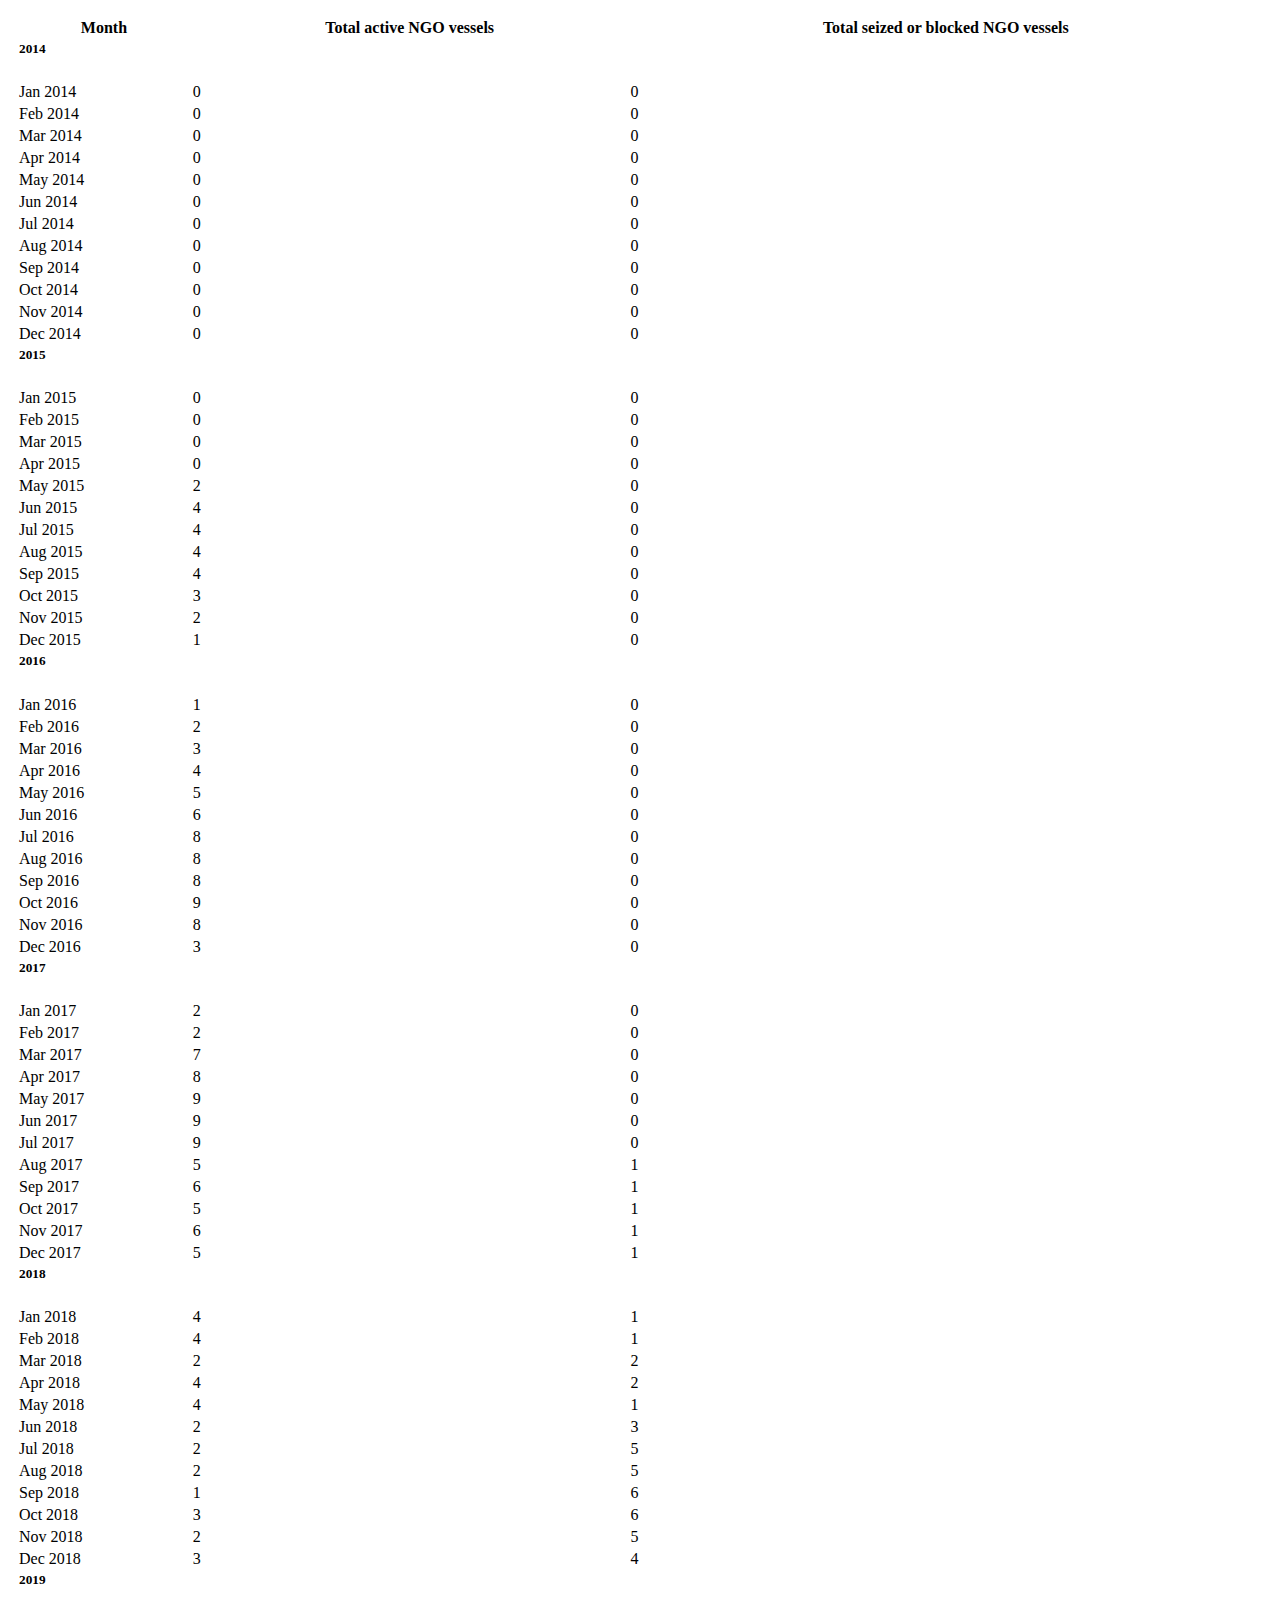
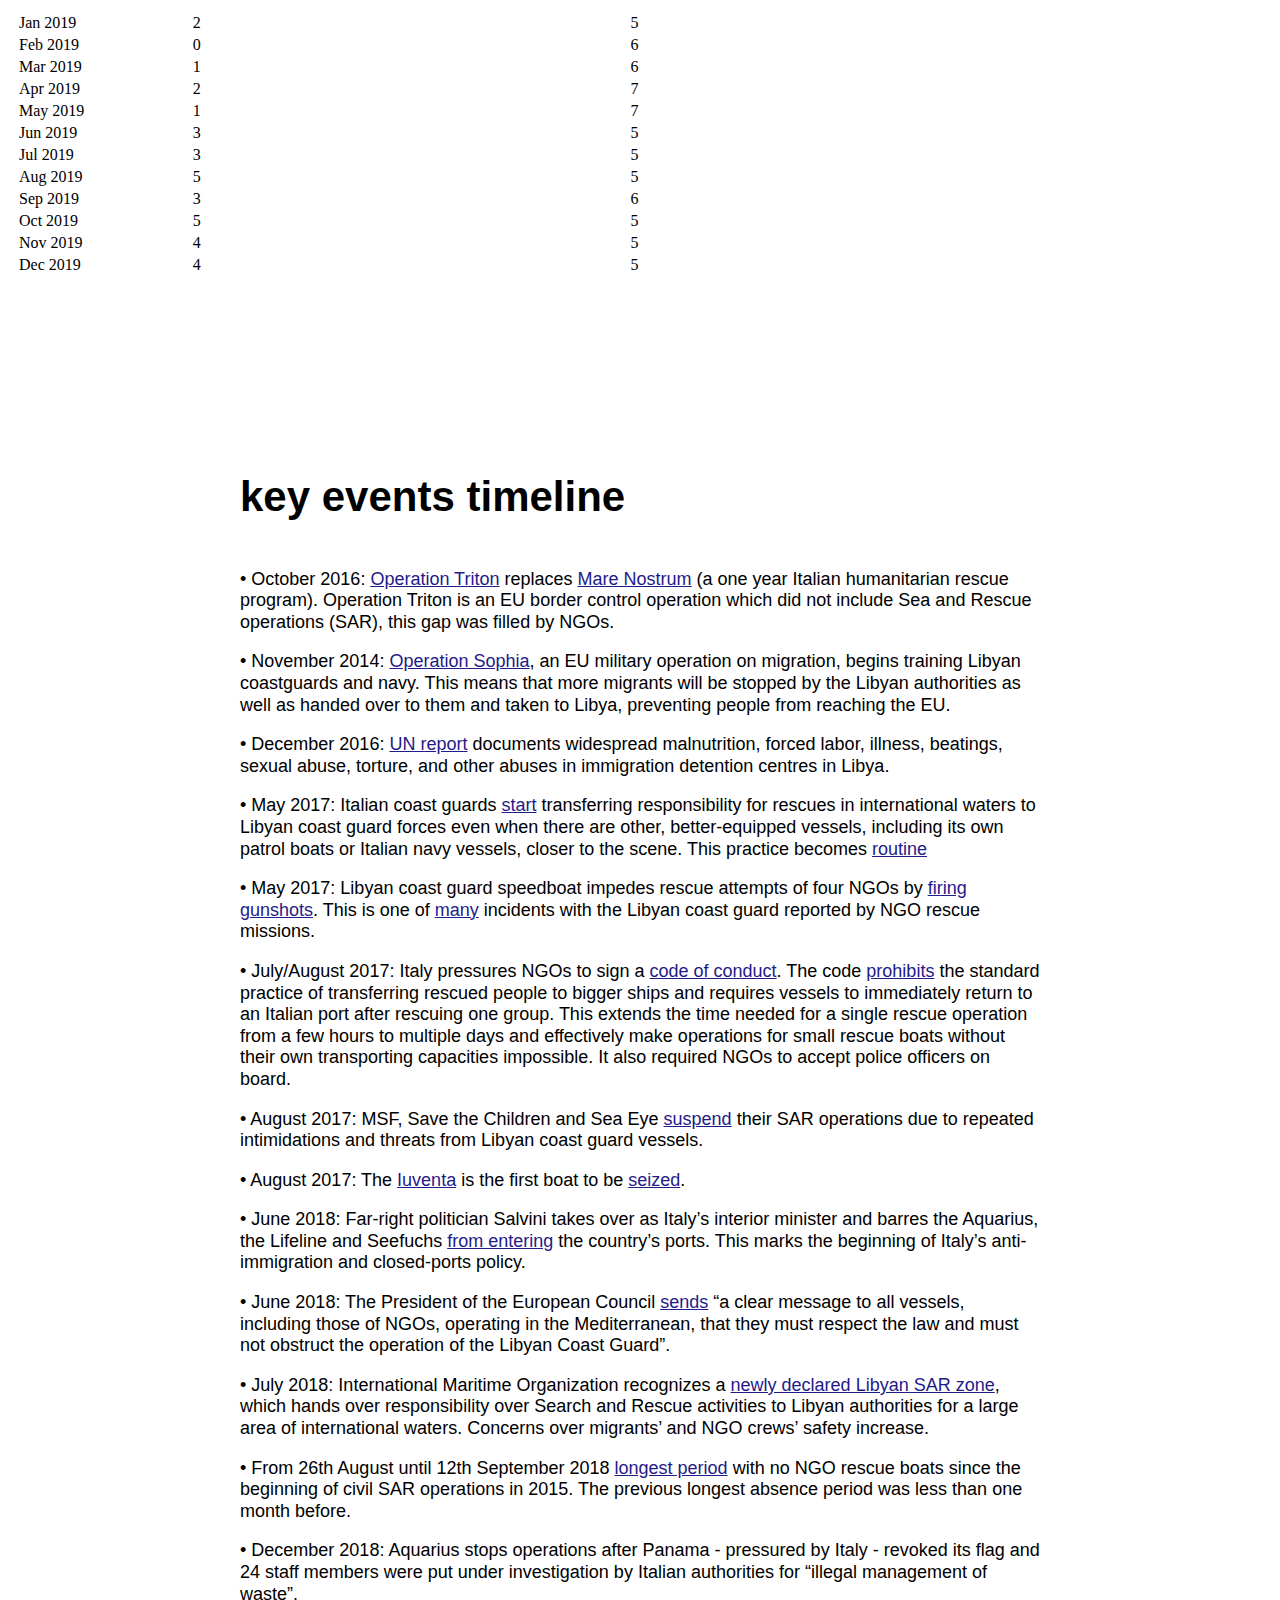
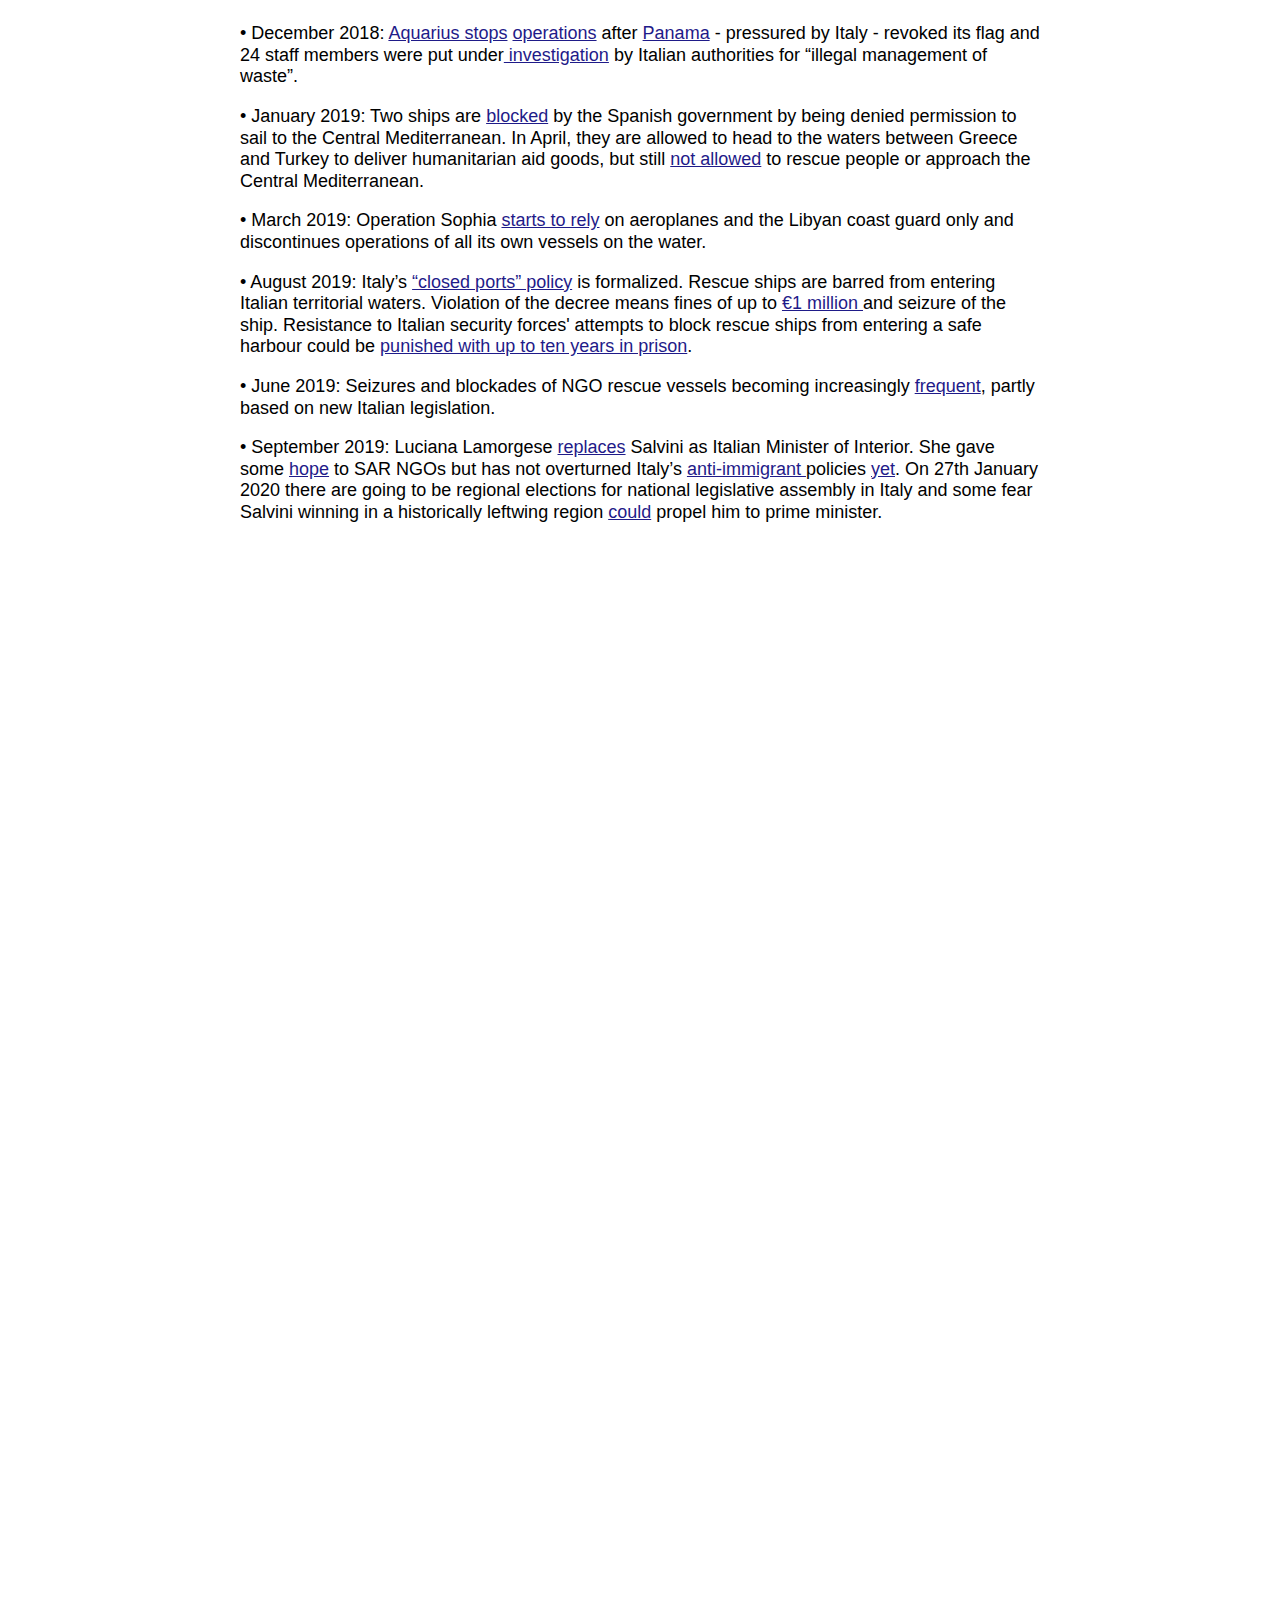
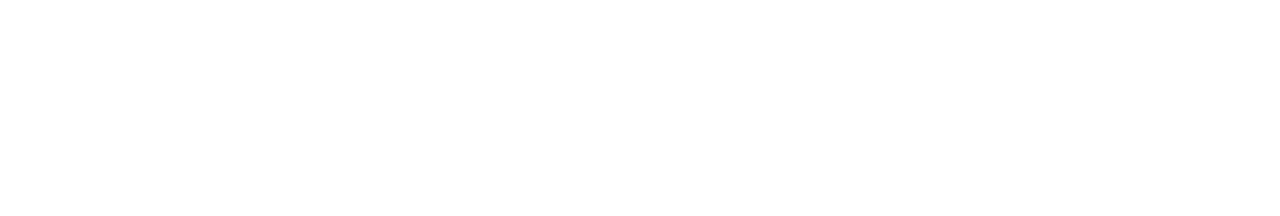
<file: line chart monthly/longdesc_timeline.html>
<html>
<head>
  <meta content="text/html; charset=utf-8" http-equiv="Content-Type">
</head>

<body>
  <iframe  style="width: 100%; height: 2000px; border:none;"  src="data.html"></iframe>
  <iframe style="width: 100%; height: 3000px; border:none;"  src="events.html"></iframe>

</body>
</html>
</file>
<file: style.css>
body {
  font-family: 'MetropolisRegular', sans-serif;
  font-size: 18px;
  line-height: 1.2;
  margin: 0px;
  /* background-color: #404040; */
}

button {
  font-family:inherit;
  font-size: inherit;
}

h1, h2, h3, {
    overflow: auto;
    font-family: 'MetropolisSemiBold', sans-serif;
    margin: 18px 0px;
}

h1 {
  font-size: 42px;
  display: inline-block;
  font-family: 'MetropolisSemiBold', sans-serif;
}

hr {
  height: 2px;
  background-color: #f94802;
  border:none;
  margin-bottom: 2em;
}

/* h2 {
  font-family: 'MetropolisMedium', sans-serif;
  font-size: 24px;
} */


h2, h3 {
  font-family: 'MetropolisMedium', sans-serif;
  font-size: 19px;
}

h4 {
  font-family: 'MetropolisRegular', sans-serif;
  font-size: 18px;
  font-weight: 400;
}

iframe {
  border: none;
  overflow: auto;
}

img {
  width: 100%;
}

.header {
  width: 100%;
  background-color: black;
  text-align: center;
  padding:5px 0px;
}

.header * {
  color: white;
  text-decoration: none;
}

.header a:hover {
  text-decoration: underline;
}

.tick {
  font-family: 'MetropolisRegular', sans-serif;
}

.content {
  max-width: 800px;
  margin: 0px auto;
  padding: 2em 75px;
}

.footer {
  background-color: #f2f2f2;
}

.bar-chart {
    /* background-color: white; */
}

.bar {
  fill: #f94802;
}

.bar:hover {
  opacity: 0.9;
}

ul {
  list-style: none;
  padding-left: 0px;
}

li::before {
  content: "• ";
  padding-left:0px;
}

.toolTip {
  font-family: 'MetropolisSemiBold', sans-serif;
  margin-right: 5px;
  font-size: 14px;
  position: absolute;
  display: none;
  background-color: white;
  opacity: 0.9;
  min-width: 80px;
  max-width: 300px;
  min-height: auto;
  /* background: none repeat scroll 0 0 #ffffff; */
  border: none;
  padding: 14px;
  text-align: left;
  border-radius: 5px;
  box-shadow: 1px 1px 5px #7f7f7f;
}

.toolTip1 {
  font-family: 'MetropolisSemiBold', sans-serif;
  margin-right: 5px;
  font-size: 14px;
  position: absolute;
  display: none;
  background-color: white;
  opacity: 0.9;
  overflow: visible;
  width: 300px;
  min-height: auto;
  /* background: none repeat scroll 0 0 #ffffff; */
  border: none;
  padding: 14px;
  text-align: left;
  border-radius: 5px;
  box-shadow: 1px 1px 5px #7f7f7f;
}

.tooltipLine {
  position: absolute;
  display: none;
}

p {
    overflow: auto;
    line-height: 1.5;
    margin-bottom: 2em;
}

a {
  color: #1f1b89;
}

.grid .tick line {
    stroke: black;
    opacity: 0.3;
}
.grid path {
      stroke-width: 0;
}

.invisible {
  opacity: 0;
}

.caption {
  text-align: right;
  font-size: 0.8em;
  margin-bottom: 4em;
}

.byline {
  font-size: 0.8em;
  font-family:'MetropolisMedium';
  margin-bottom: 1em;
  /* color: #1f1b89 */
}

.white text {
  fill: #404040;
}

.white line {
  stroke: #404040;
}

.white path {
  stroke: #404040;
}

.feature img {
  width:100%;
}

li {
  margin-bottom: 1em;
}

/* Style the button that is used to open and close the collapsible content */
.collapsible {
 background-color: #2a25bc;
 color: white;
 cursor: pointer;
 padding: 18px;
 width: 100%;
 border: none;
 text-align: left;
 outline: none;
}

/* Add a background color to the button if it is clicked on (add the .active class with JS), and when you move the mouse over it (hover) */
.active, .collapsible:hover {
 background-color: #1f1b89;
}

/* Style the collapsible content. Note: hidden by default */
.collapsible_content {
 padding: 0 18px;
 background-color: #f2f2f2;
 max-height: 0;
 overflow: hidden;
 transition: max-height 0.2s ease-out;
}

.collapsible:after {
  content: '+'; /* Unicode character for "plus" sign (+) */
  color: white;
  float: right;
  margin-left: 5px;
}

.active:after {
  content: "-"; /* Unicode character for "minus" sign (-) */
}


/*  colors:
light grey #f2f2f2
dark grey: #404040
stong blue: #2a25bc
dark blue: #1f1b89
orange: #f94802
red: #ea0234
bluegrey: #9db7be
*/
</file>
